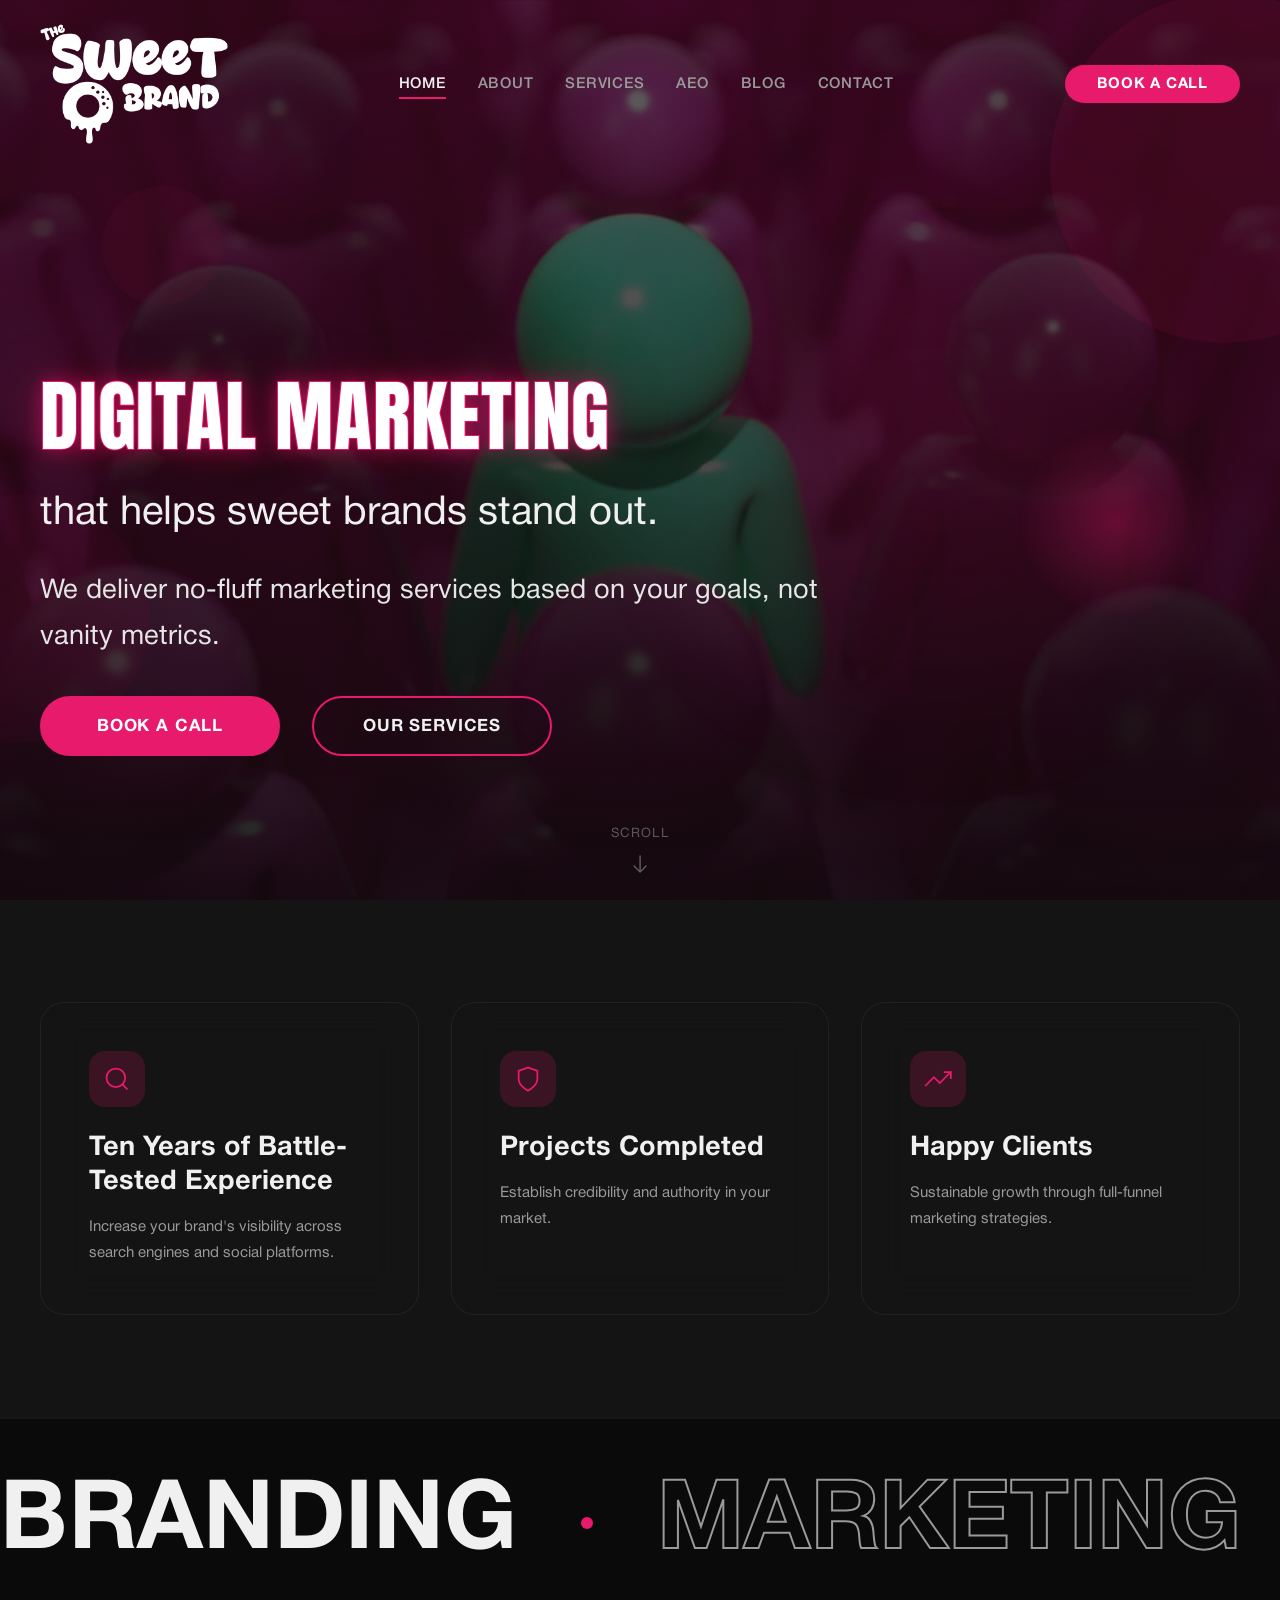
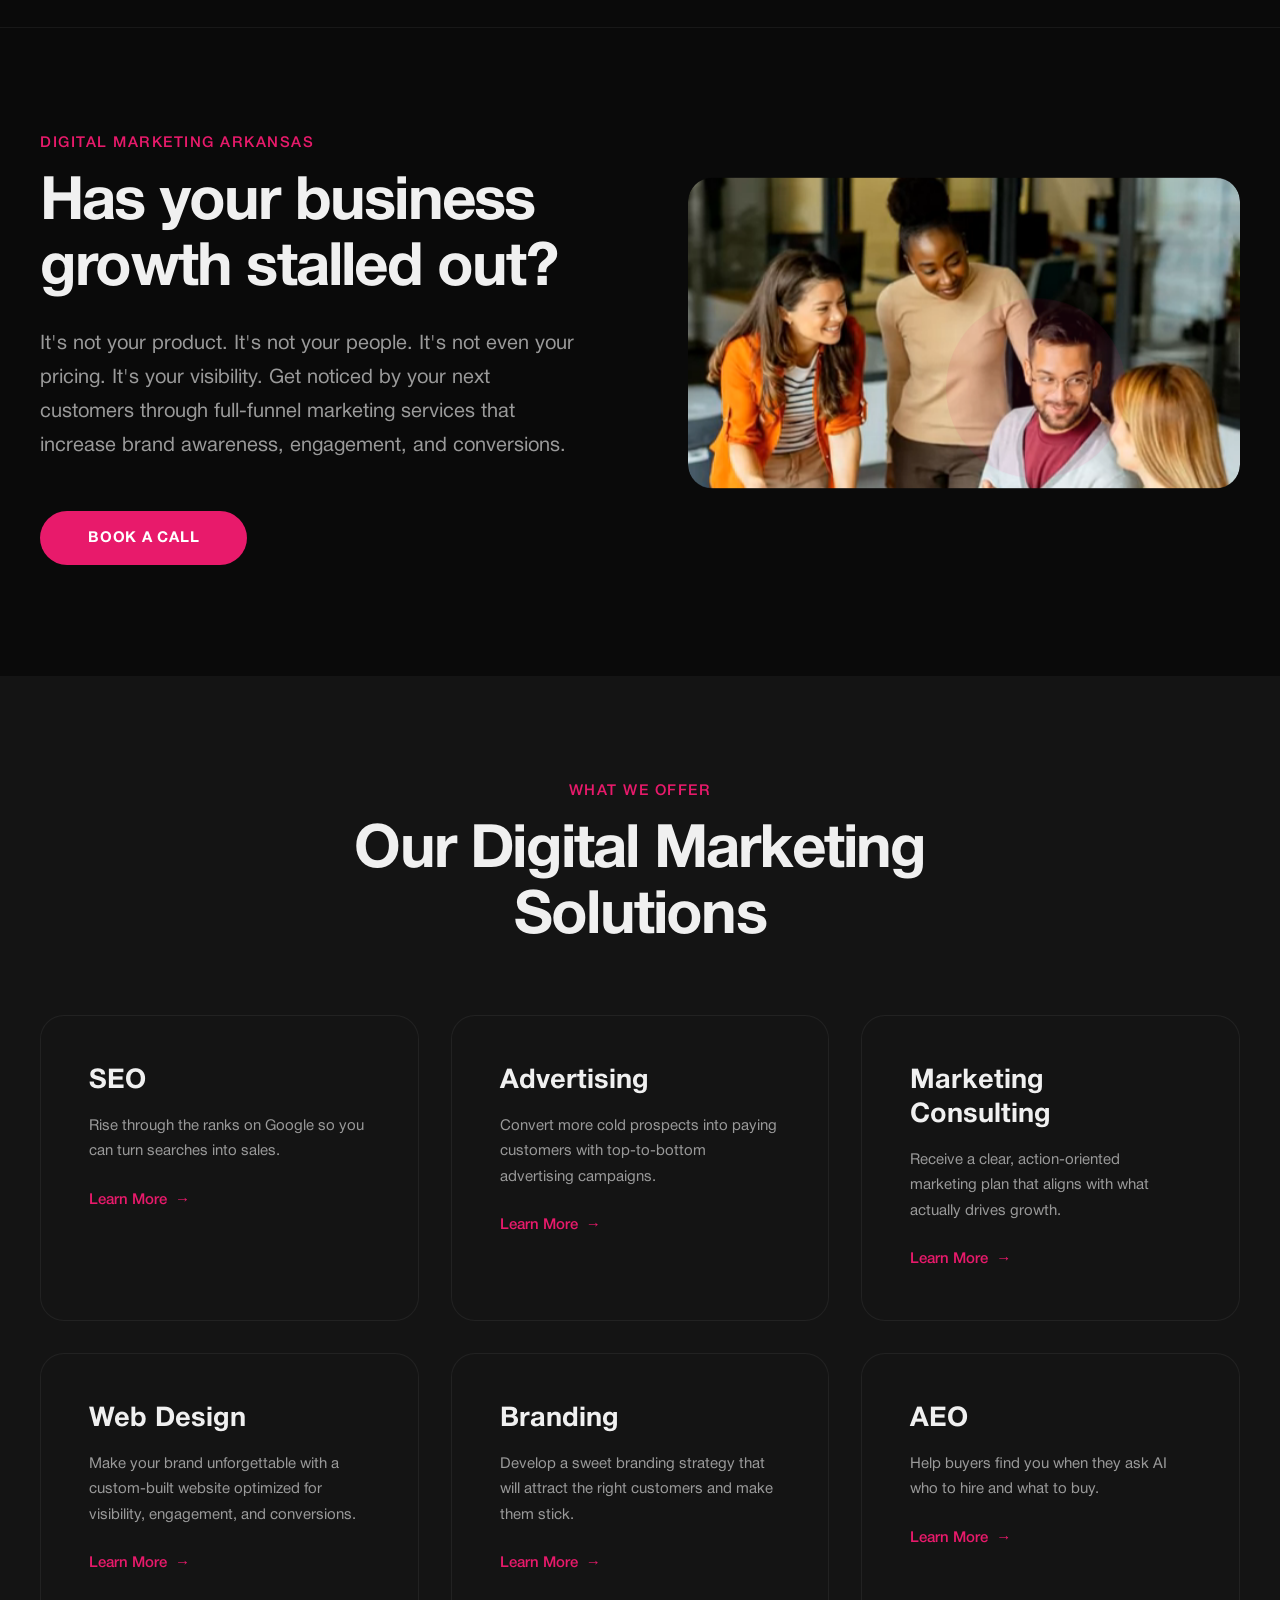
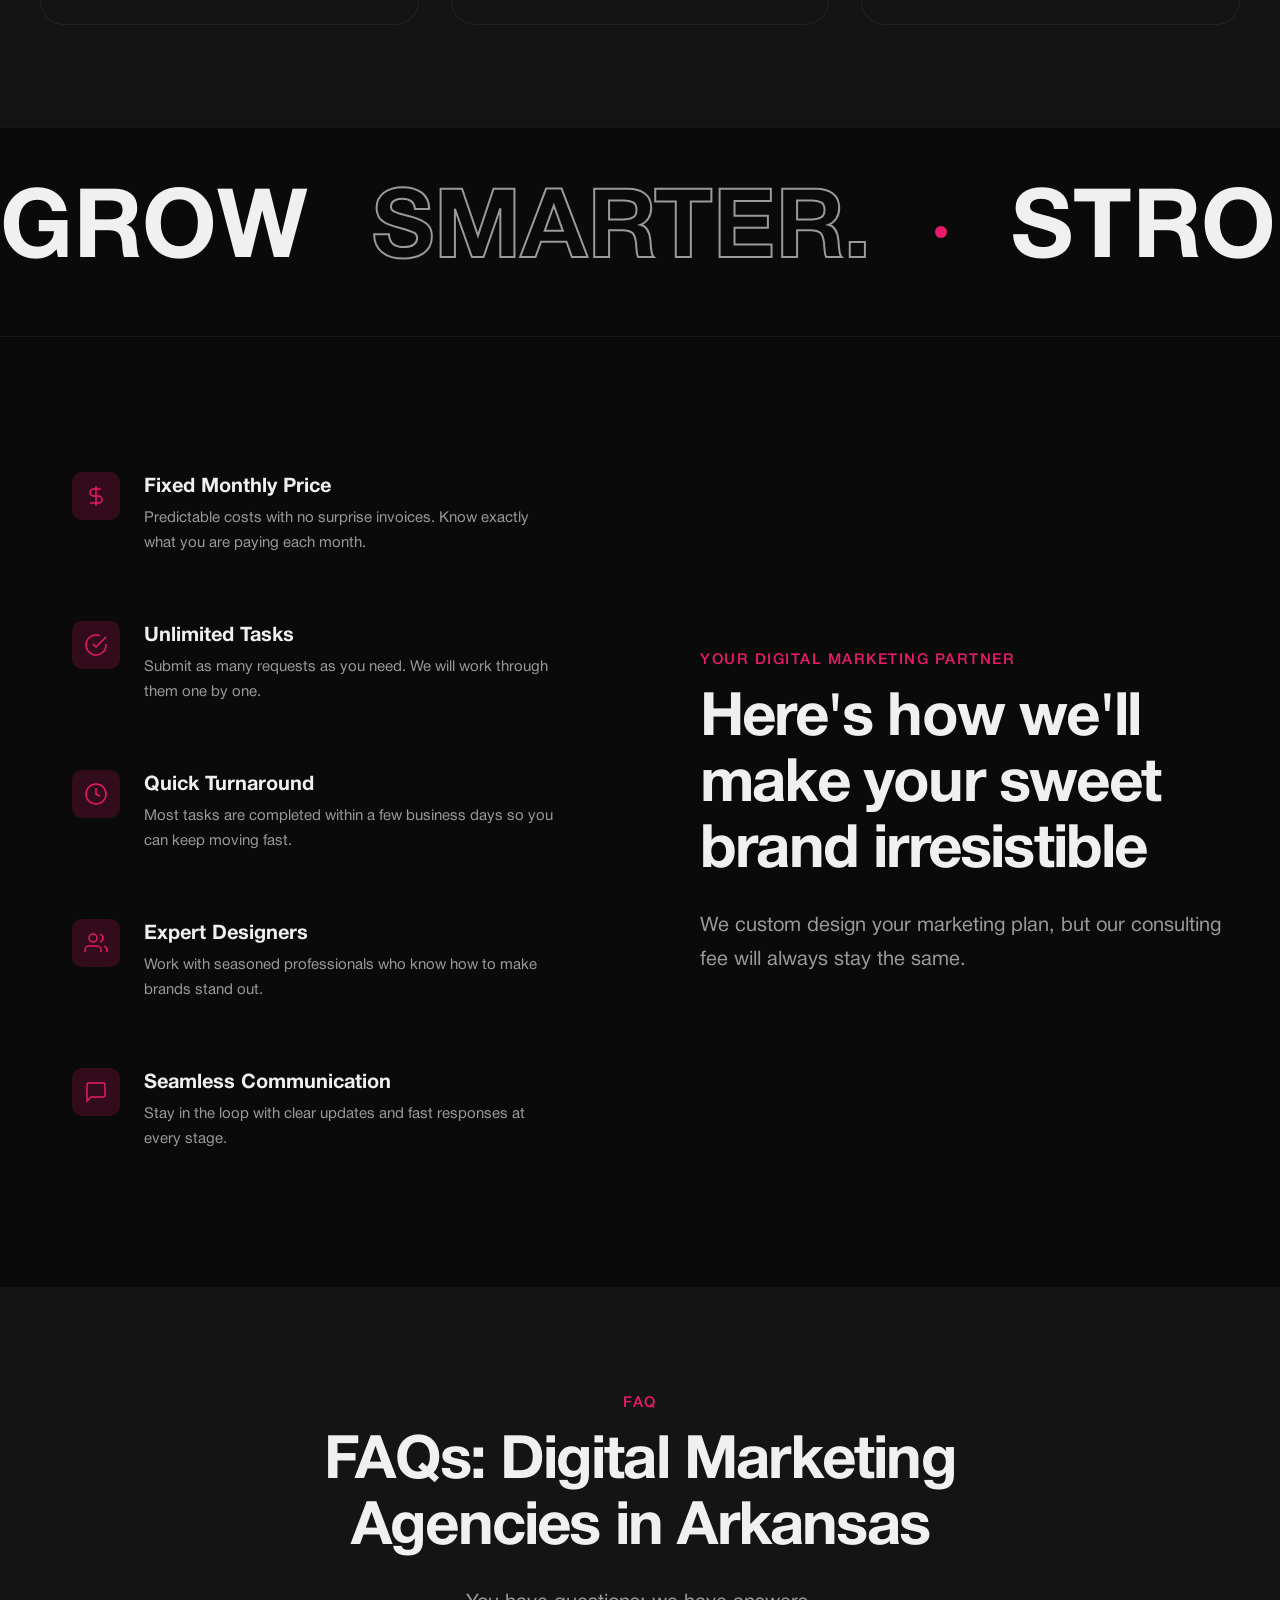
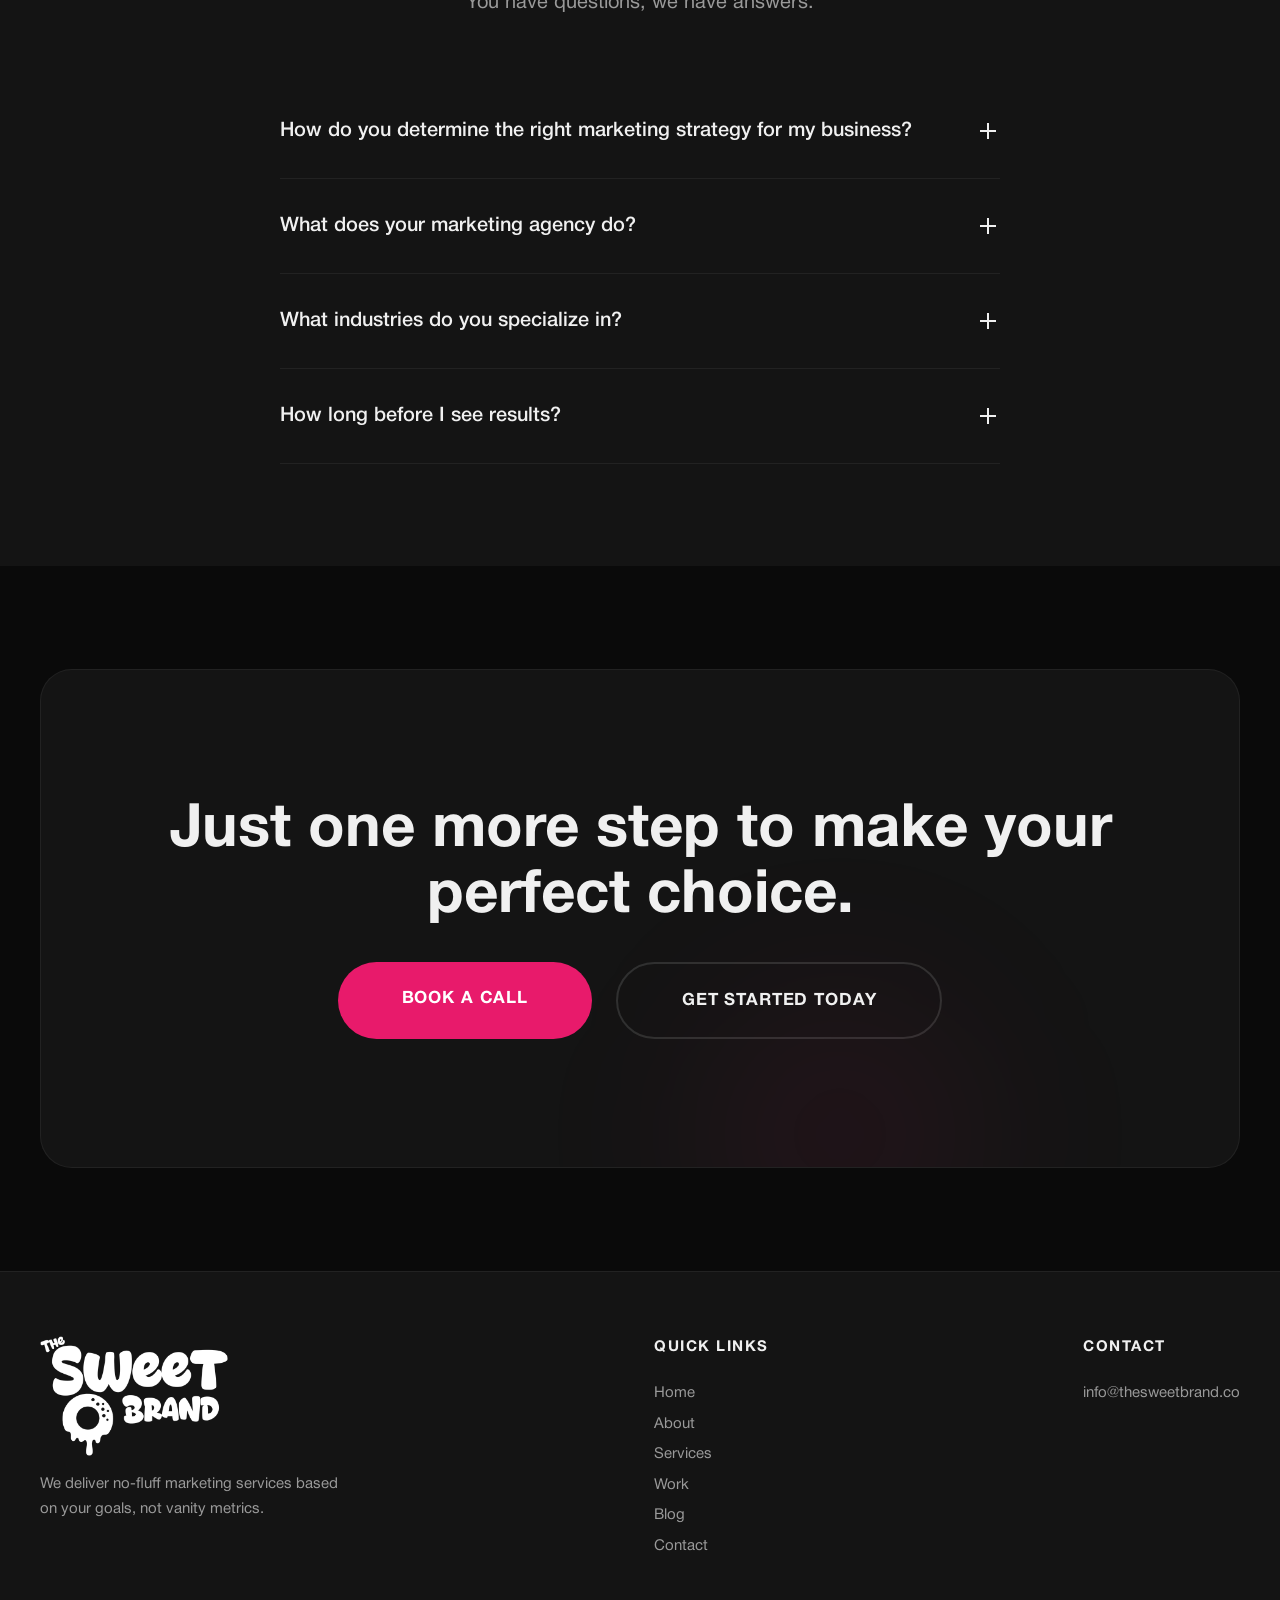
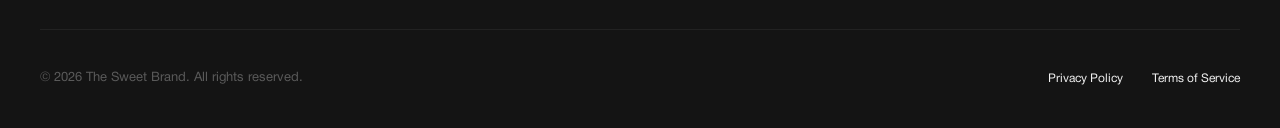
<file: index.html>
<!DOCTYPE html>
<html lang="en">
<head>
  <meta charset="UTF-8">
  <meta name="viewport" content="width=device-width, initial-scale=1.0">
  <title class="meta-title">Sweet Brand | Digital Marketing That Helps Sweet Brands Stand Out</title>
  <meta name="description" class="meta-description" content="We deliver no-fluff marketing services based on your goals, not vanity metrics.">
  <meta property="og:title" class="og-title" content="Sweet Brand | Digital Marketing">
  <meta property="og:description" class="og-description" content="We deliver no-fluff marketing services based on your goals, not vanity metrics.">
  <meta property="og:image" class="og-image" content="">
  <meta property="og:type" content="website">
  <link rel="icon" type="image/png" href="images/favicon.png">

  <link rel="stylesheet" href="css/tokens.css?v=2">
  <link rel="stylesheet" href="css/reset.css?v=2">
  <link rel="stylesheet" href="css/global.css?v=2">
  <link rel="stylesheet" href="css/components.css?v=2">
  <link rel="stylesheet" href="css/pages.css?v=2">
  <link rel="stylesheet" href="css/animations.css?v=2">
  <link rel="stylesheet" href="css/hero-video.css?v=10">
  <meta name="head-custom-code">
<style id="loader-critical">#loader.loader{position:fixed;inset:0;background:#0a0a0a;z-index:10000;display:flex;align-items:center;justify-content:center;transition:opacity .45s ease,visibility .45s}
#loader.loader--hidden{opacity:0;visibility:hidden;pointer-events:none}
#loader .loader__mark{width:min(280px,72vw);height:auto;display:block;color:#ffffff;overflow:visible}
#loader .loader__frosting{color:#ffffff}
@media (prefers-reduced-motion:reduce){#loader .loader__drop{display:none}}</style>
</head>
<body>

  <!-- Loader -->
  <div class="loader" id="loader" role="status" aria-live="polite" aria-label="Loading"><svg class="loader__mark" viewBox="0 0 560 414" role="img" aria-label="Loading The Sweet Brand">
  <path class="loader__wordmark" fill="currentColor" fill-rule="evenodd" d="M144.3 356.3C137.4 355 135.6 347.3 138.6 330.6C141.4 314.5 137.4 307.3 129 313.5C122.9 318 118.8 316.8 115.5 309.4C112.7 303 110.3 302.4 106.9 307.2C103.9 311.7 102.1 313 99 313C94.2 313 92.6 309.9 92 299.5C91.4 288.5 90.3 286.7 82.9 285C66.6 281.1 61.6 241.9 73.9 215.5C105.4 148.5 205.7 162.9 217.1 236C221 261 209 293.9 195.9 294.1C185.9 294.2 180.9 298.7 179.5 309.1C177.8 321.6 170.3 324 165.1 313.7C162.8 309.1 158.7 308.7 156.5 313.1C154.7 316.4 154.7 316.3 156.6 340.8C157.3 350.3 156.1 353.2 150.5 355.6C148.6 356.4 146.9 356.9 146.8 356.9C146.6 356.8 145.5 356.5 144.3 356.3ZM156.8 276C169.2 270.6 178.1 255.4 176.6 241.7C172.1 198.7 108.4 201.8 108.5 245C108.6 269.9 133.8 286 156.8 276ZM260.3 259.3C252.8 256.7 248.9 249.6 250.4 241.5C251 238.6 251.6 237.8 253.9 237.4C256.6 236.8 256.7 236.6 255.9 233.2C252.9 220.3 255.9 213.1 264.6 212.3C270 211.7 271.6 212.7 272.2 217C272.6 220.5 276.3 220.8 279.5 217.6C286.8 210.3 273.9 203.4 263.2 208.9C256.2 212.5 252 210.8 247.8 202.7C240.1 188 249.7 176.5 269.5 176.5C299.5 176.7 313.8 199.6 295.9 218.6L292.9 221.7L298.7 225.1C316.1 235.4 309.8 254.1 287 259.4C278.9 261.4 265.8 261.3 260.3 259.3ZM316.6 255.1C314.5 254.6 312.4 253.7 311.9 252.9C310.9 251.3 310.9 234.4 311.9 220C312.4 212.4 312.2 209.5 310.8 205.5C305 188.8 311.3 182.6 331.9 184.3C357 186.4 368.5 206.8 353.8 223.5C349.3 228.6 349.3 228.6 352.7 229.5C354.2 229.8 357.1 230.9 359.1 231.9L362.9 233.8L363.4 231.1C363.7 229.7 364.2 226.2 364.5 223.5C368.1 196.5 385.8 175 397.2 183.9C404.9 190 413 219.8 413 242.4C413 251.1 411.2 253 402.7 253C397.3 253 396.3 252 394.8 244.8L393.6 239L387 239C381.2 239 380.4 239.2 379.5 241.2C378.1 244.4 373.5 244.6 367.8 241.7L363.1 239.3L361.4 243.3C357.7 251.4 354.1 251.3 340.6 242.6C337.5 240.6 334.7 239 334.5 239C334.2 239 334 242.1 334 246C334 251.7 333.7 253.1 332.2 253.9C329.5 255.3 321.1 256 316.6 255.1ZM453.8 253C451.1 250.9 445.6 241 442 231.5C438.6 222.7 438.4 222.9 437.6 234.2C436.8 247.4 435.5 249.6 428.3 249.4C419 249.1 416.8 246.3 415.1 231.9C413.1 216.3 413.6 200 416.3 194.9C418.8 190.2 426.7 184 430.2 184C433.8 184 438.9 191.1 447.2 207.5C454.2 221.4 455.2 222.9 454.7 219C454.4 216.5 453.8 207.4 453.4 198.8L452.7 183.2L455.1 181.7C460.2 178.4 472.2 178.4 475.5 181.6C479 185.2 475 248.7 470.9 253.6C469 255.9 456.9 255.5 453.8 253ZM202.4 252.4C204.6 251.6 204.4 248.7 202 247.3C199.3 245.6 196.5 248.2 198 251.1C199.1 253.1 199.9 253.4 202.4 252.4ZM488.5 251.1C483.8 249.1 483.5 247.7 483.5 228.9C483.5 211.6 483.6 211.1 485.9 208.6L488.3 206.1L484.5 206.7C479.3 207.5 478 205.5 478 196.9C478 183.9 481.7 181 498 181.1C514.2 181.1 523.4 186 529.1 197.6C538.4 216.4 530.3 238.3 510.5 248.1C503.7 251.4 492.7 253 488.5 251.1ZM193.8 240.8C194.5 240.1 195 238.7 195 237.5C195 233 189.7 231.4 186.5 235C182.6 239.3 189.7 244.9 193.8 240.8ZM282.8 237.4C287.2 234.4 284.4 229.4 277.6 228.3L273.9 227.7L274.1 233.4C274.3 239 274.4 239 277.4 239C279.2 239 281.6 238.3 282.8 237.4ZM508.1 228.7C517.4 222.4 513.7 208.7 502 206.4C498.9 205.7 498.7 205.8 499.3 208.1C499.7 209.4 500 215.1 500 220.8C500 232.4 501 233.5 508.1 228.7ZM205.4 224.8C206.2 223.4 206.1 222.7 204.8 221.4C201.8 218.4 197.3 222.3 200 225.6C201.6 227.4 203.9 227.1 205.4 224.8ZM393 221.2C392.9 216.6 391.2 205.8 390.3 204.9C388.2 202.8 385.8 208.4 383.6 220.8L383.1 224L388 224C392.8 224 393 223.9 393 221.2ZM190.8 221.8C191.5 221.1 192 219.7 192 218.5C192 213.9 185.1 212.1 183 216.1C180.6 220.4 187.3 225.3 190.8 221.8ZM337.5 219.5C342 215.1 339.6 207 333.9 207C332.2 207 331.9 207.4 332.4 209.2C332.7 210.5 333 213.9 333 216.8C333 222.6 333.9 223.2 337.5 219.5ZM175.4 206.7C176.5 205.9 177.1 204.5 176.8 203C176.1 197.8 168 197.6 168 202.8C168 207.6 171.6 209.5 175.4 206.7ZM190.5 203C190.5 201.2 189.9 200.4 188.2 200.2C185.5 199.8 184.2 202.4 186 204.6C187.9 206.8 190.5 205.9 190.5 203ZM161 193C162.1 191.9 163 190.6 163 190C163 188.8 159.3 185 158.2 185C153.8 185 151.7 191 155.2 193.4C158.1 195.4 158.6 195.4 161 193ZM64.2 177C53.4 175 44.6 168.9 40.4 160.5C36.9 153.3 37.1 139.5 40.9 131.7C44.1 125.2 45.8 124.5 51.2 127.4C57.4 130.9 69.1 133 82 133C95.1 133 100 131.5 100 127.6C100 124.3 96.5 122.3 80 116C40.8 101 32.1 90.1 37.6 63.2C42.3 40.5 59.2 29 88 29C102.9 29 107.6 30.5 114.7 37.5C124.6 47.5 125.8 66.2 117.1 77C113.6 81.3 111.7 81.3 99.5 76.9C85.1 71.8 65 71.5 65 76.5C65 78.9 69.3 81 83.2 85.1C106.9 92.3 119.7 100.5 125.5 112.3C134.8 131.4 124.1 161.3 104.4 171.3C93.7 176.7 76.4 179.1 64.2 177ZM170.7 167C139.9 161.8 122.6 121 131.5 74.5C134.7 57.5 139.5 50 146.9 50C156.6 50 172.2 55.3 176.4 59.9C178.3 62 178.3 62.2 176.2 76.3C172.7 98.9 171.7 109.6 172.2 118C172.9 129.9 176.7 134.1 181.1 128C185.2 122.4 192.2 89.3 194 66.7C195.5 48.3 197.2 46.3 210.6 47.2C220.7 47.8 220.4 46.9 221.1 75.8C222 107.2 224.1 124 227.9 129.9C229.6 132.6 233.6 129.7 235.5 124.3C237.8 118.1 238.7 86.3 237.1 67.5C235.8 52.1 236.2 51.2 245.2 46.7C255.3 41.6 266.9 43.1 270.4 49.8C272.7 54.3 274 63.6 274 76.1C274 108.8 264.4 143.4 251.4 157.9C237.2 173.7 218 169.8 207.5 148.9L204.8 143.7L201.7 149.4C193.4 164.9 185.4 169.4 170.7 167ZM487.3 158.5C481 155.8 480.6 154.3 481.3 131.2C481.9 112.8 483.6 94.5 485.5 86.9L486.2 84.3L472.8 83.5C458.1 82.7 454.3 81.6 450.5 76.6C445.1 69.5 447.3 54.9 455 46.7L458.8 42.6L476.7 41.7C530.6 39.3 554.1 45.5 558.1 63.4C559.2 68.6 559.2 69.3 557.3 71.8C553.3 77.2 543.3 80.4 524.6 82.5L518.8 83.2L519.4 87.3C521.6 101 525 136.7 525 146.6C525 153.5 522.3 157.2 515.9 159C510.7 160.5 491.1 160.2 487.3 158.5ZM307.5 150.7C285.7 145.1 273.6 127 275.3 102.5C276.9 80.6 289.2 61 306.9 52.2C317.5 46.9 332.3 46.7 341 51.6C353.9 59 358.4 74.5 351.6 88.4C346.5 98.7 330.7 112.7 320.3 116C314.8 117.8 314.5 118.5 318.3 120.4C326.6 124.3 335.6 119.6 345.9 106C348.9 102.1 351.8 99 352.4 99C354.3 99 358.1 102.1 359.9 105.1L361.7 108L362.3 101.3C364.1 80 376.4 60.8 393.9 52.2C403.5 47.5 419.2 46.7 426.6 50.7C444.6 60.3 446.7 81.3 431.3 98.9C425.8 105.2 415.7 112.6 408.4 115.5C401.7 118.2 401.4 119.1 406.5 120.9C414.4 123.6 424.3 117.7 434.2 104.3C438.7 98.1 440.1 97.9 444.5 102.3C456.5 114.3 448 137.9 428.2 147.7C420.7 151.5 420.5 151.5 408.6 151.5C386.4 151.5 372.4 143.4 365.6 126.6L363.3 121L361.1 126.9C358 135.5 350.8 143 341.4 147.7C332.8 151.9 317.6 153.2 307.5 150.7ZM322.5 91.3C328.5 85.1 328.4 79.8 322.1 79.2C315.8 78.6 310.5 85.2 309.3 95.2L308.7 100.2L313.8 97.6C316.6 96.2 320.5 93.4 322.5 91.3ZM408.7 91.7C415.5 85.2 415.4 79 408.6 79C402.4 79 397.4 85.5 396.3 95.2L395.7 100.2L400.1 98C402.5 96.8 406.4 94 408.7 91.7ZM19.2 46.7C18.6 46 16.9 41.2 15.4 36C13.9 30.8 12.7 26.4 12.6 26.3C12.5 26.2 10.8 26.6 8.7 27.2C3.7 28.7 1.8 27.1 2.2 21.6L2.5 17.5L11.3 14.6C19 12 20.5 11.8 23.3 12.8C25.1 13.5 26.6 13.6 27 13.1C27.3 12.5 28.8 11.6 30.4 11C33.9 9.7 35.5 10.8 37.1 15.8C38.5 20.4 39.3 21.2 41.3 20.4C42.8 19.9 42.8 19.5 41.5 16.3C39.3 11.1 39.6 9.1 42.7 7.9C46.8 6.4 48.3 7.2 50.1 11.9L51.7 16.3L52.4 12.5C53.3 7.7 55.3 4.6 58.6 3.2C67 -0.7 72.1 7.2 66.5 15.5C65.1 17.5 64.5 19 65.2 18.8C65.9 18.6 67.2 17 68 15.2C69.6 11.8 70.9 11.3 72.8 13.2C75.8 16.2 73.3 23.2 68.5 25.5C61.7 28.7 56.8 27 53.9 20.7C51.6 15.6 51.6 16.1 53.6 24C55.3 30.9 55 33 52.1 33C50.4 33 46.7 29.5 45.8 27C45.6 26.5 44.5 26.3 43.2 26.6C41.1 27.2 41 27.6 41.6 32.2C42.3 37.5 41.4 39.2 38 38.3C36.4 37.9 28 21.8 28 19.1C28 18.6 26.3 19.3 24.1 20.6L20.3 23.2L24.9 33.7L29.5 44.2L27.1 46.1C24.4 48.3 20.7 48.6 19.2 46.7ZM63 11.3C63 8.9 60.5 10.4 60.2 13C59.9 15.1 60 15.2 61.4 14.1C62.3 13.4 63 12.1 63 11.3Z"/>
  <g class="loader__frosting" fill="currentColor" aria-hidden="true">
    <g class="loader__drop" transform="translate(146.8 354.0)">
      <g>
        <animateTransform attributeName="transform" type="translate" values="0 0;0 0;0 3;0 10;0 42;0 42;0 0" keyTimes="0;0.20;0.32;0.38;0.58;0.59;1" dur="1.15s" begin="0s" repeatCount="indefinite"/>
        <g transform="scale(0)">
          <animateTransform attributeName="transform" type="scale" values="0 0;1 1;1 1.18;1 1;0 0;0 0;0 0" keyTimes="0;0.20;0.32;0.38;0.58;0.59;1" dur="1.15s" begin="0s" repeatCount="indefinite"/>
          <path fill="currentColor" d="M0 0C-1.8 3.2-6.5 8.5-6.5 14.5A6.5 6.5 0 1 0 6.5 14.5C6.5 8.5 1.8 3.2 0 0Z"/>
        </g>
      </g>
    </g>
  </g>
</svg></div>
<script>(function(){var l=document.getElementById('loader');if(!l)return;var d=false;function hide(){if(d)return;d=true;l.classList.add('loader--hidden');}var reduce=window.matchMedia&&window.matchMedia('(prefers-reduced-motion: reduce)').matches;var dropEndMs=667;var minMs=reduce?600:dropEndMs;var maxMs=reduce?600:dropEndMs+400;var t0=Date.now();var origAdd=l.classList.add.bind(l.classList);l.classList.add=function(c){if(c==='loader--hidden'&&Date.now()-t0<minMs)return;return origAdd.apply(this,arguments);};if(reduce){l.querySelectorAll('animate,animateTransform').forEach(function(n){n.remove();});setTimeout(hide,600);return;}var ready=document.readyState!=='loading';function onReady(){ready=true;if(Date.now()-t0>=minMs)hide();}if(!ready)document.addEventListener('DOMContentLoaded',onReady);setTimeout(function(){if(ready)hide();},minMs);setTimeout(hide,maxMs);})();</script>

  <!-- Scroll Progress -->
  <div class="scroll-progress" id="scrollProgress"></div>

  <!-- Custom Cursor -->
  <div class="cursor" id="cursor"></div>
  <div class="cursor-dot" id="cursorDot"></div>

  <!-- Navigation -->
  <nav class="nav" id="nav">
    <div class="nav__inner">
      <a href="index.html" class="nav__logo-link">
        <picture><source type="image/webp" srcset="images/sweet-brand-logo.webp"><img src="images/sweet-brand-logo.png" alt="The Sweet Brand" class="nav__logo site-logo" width="616" height="394"></picture>
      </a>
      <div class="nav__links">
        <a href="index.html" class="nav__link nav__link--active nav-link" data-nav="home">Home</a>
        <a href="about.html" class="nav__link nav-link" data-nav="about">About</a>
        <a href="services.html" class="nav__link nav-link" data-nav="services">Services</a>
        <a href="https://aeo.thesweetbrand.co" class="nav__link nav-link" data-nav="aeo">AEO</a>
        <a href="blog.html" class="nav__link nav-link" data-nav="blog">Blog</a>
        <a href="contact.html" class="nav__link nav-link" data-nav="contact">Contact</a>
      </div>
      <a href="contact.html" class="nav__cta magnetic nav-cta-link">
        <span class="nav-cta-text">Book a Call</span>
      </a>
      <button class="nav__toggle" id="navToggle" aria-label="Toggle menu">
        <span></span><span></span><span></span>
      </button>
    </div>
  </nav>

  <!-- Mobile Menu -->
  <div class="nav__mobile" id="navMobile">
    <a href="index.html" class="nav__link nav-link">Home</a>
    <a href="about.html" class="nav__link nav-link">About</a>
    <a href="services.html" class="nav__link nav-link">Services</a>
    <a href="https://aeo.thesweetbrand.co" class="nav__link nav-link">AEO</a>
    <a href="blog.html" class="nav__link nav-link">Blog</a>
    <a href="contact.html" class="nav__link nav-link">Contact</a>
    <a href="contact.html" class="btn btn--primary nav-cta-link"><span class="nav-cta-text">Book a Call</span></a>
  </div>

  <!-- ===== HERO ===== -->
  <section class="hero section--dark" id="hero">
    <div class="hero__bg">
      <video class="hero__video js-hero-video" id="heroVideo" poster="videos/aeo-hero-v2-poster.jpg" muted loop playsinline preload="none" aria-hidden="true">
        <source src="videos/aeo-hero-v2.mp4?v=1" type="video/mp4">
      </video>
      <div class="hero__video-overlay"></div>
      <div class="hero__bg-glow" data-parallax="-0.2"></div>
    </div>
    <div class="container hero__content" data-reveal="fade-up">
      <h1 class="hero__title">
        <span class="hero__title-line hero__title-accent hero-title-line1">DIGITAL</span>
        <span class="hero__title-line hero__title-accent hero-title-line2">MARKETING</span>
      </h1>
      <p class="hero__subtitle hero-subtitle" style="font-size:var(--fs-xl); margin-bottom: var(--space-lg);">that helps sweet brands stand out.</p>
      <p class="hero__description hero-description">We deliver no-fluff marketing services based on your goals, not vanity metrics.</p>
      <div class="hero__ctas">
        <a href="contact.html" class="btn btn--primary btn--lg magnetic hero-cta1-link"><span class="hero-cta1-text">Book a Call</span></a>
        <a href="services.html" class="btn btn--outline btn--lg magnetic hero-cta2-link"><span class="hero-cta2-text">Our Services</span></a>
      </div>
    </div>
    <div class="hero__scroll-indicator">
      <span>Scroll</span>
      <svg width="16" height="24" viewBox="0 0 16 24" fill="none"><path d="M8 4v16m0 0l-6-6m6 6l6-6" stroke="currentColor" stroke-width="1.5" stroke-linecap="round"/></svg>
    </div>
    <div class="deco-shape deco-shape--coral deco-shape--1" data-parallax="0.3"></div>
    <div class="deco-shape deco-shape--gradient deco-shape--2" data-parallax="-0.15"></div>
    <div class="deco-shape deco-shape--deep deco-shape--4" data-parallax="0.2"></div>
    <div class="deco-shape deco-shape--glow deco-shape--5" data-parallax="-0.1"></div>
  </section>

  <!-- ===== PILLARS ===== -->
  <section class="section section--surface" id="pillars" data-reveal="fade-up">
    <div class="container">
      <div class="grid grid--3" data-reveal-stagger>
        <div class="card card--glass" data-cursor="pointer">
          <div class="card__icon">
            <svg width="28" height="28" viewBox="0 0 24 24" fill="none" stroke="currentColor" stroke-width="1.5"><circle cx="11" cy="11" r="8"/><path d="m21 21-4.35-4.35"/></svg>
          </div>
          <h3 class="card__title pillar-1-title">Ten Years of Battle-Tested Experience</h3>
          <p class="card__description pillar-1-description">Increase your brand's visibility across search engines and social platforms.</p>
        </div>
        <div class="card card--glass" data-cursor="pointer">
          <div class="card__icon">
            <svg width="28" height="28" viewBox="0 0 24 24" fill="none" stroke="currentColor" stroke-width="1.5"><path d="M12 22s8-4 8-10V5l-8-3-8 3v7c0 6 8 10 8 10z"/></svg>
          </div>
          <h3 class="card__title pillar-2-title">Build Trust</h3>
          <p class="card__description pillar-2-description">Establish credibility and authority in your market.</p>
        </div>
        <div class="card card--glass" data-cursor="pointer">
          <div class="card__icon">
            <svg width="28" height="28" viewBox="0 0 24 24" fill="none" stroke="currentColor" stroke-width="1.5"><polyline points="23 6 13.5 15.5 8.5 10.5 1 18"/><polyline points="17 6 23 6 23 12"/></svg>
          </div>
          <h3 class="card__title pillar-3-title">Grow the Right Way</h3>
          <p class="card__description pillar-3-description">Sustainable growth through full-funnel marketing strategies.</p>
        </div>
      </div>
    </div>
  </section>

  <!-- ===== MARQUEE ===== -->
  <section class="marquee" id="marquee">
    <div class="marquee__track">
      <span class="marquee__item marquee-item">Branding</span>
      <span class="marquee__dot"></span>
      <span class="marquee__item marquee__item--outline marquee-item">Marketing</span>
      <span class="marquee__dot"></span>
      <span class="marquee__item marquee-item">SEO</span>
      <span class="marquee__dot"></span>
      <span class="marquee__item marquee__item--outline marquee-item">AEO</span>
      <span class="marquee__dot"></span>
      <span class="marquee__item marquee-item">PPC</span>
      <span class="marquee__dot"></span>
      <span class="marquee__item marquee-item">Branding</span>
      <span class="marquee__dot"></span>
      <span class="marquee__item marquee__item--outline marquee-item">Marketing</span>
      <span class="marquee__dot"></span>
      <span class="marquee__item marquee-item">SEO</span>
      <span class="marquee__dot"></span>
      <span class="marquee__item marquee__item--outline marquee-item">AEO</span>
      <span class="marquee__dot"></span>
      <span class="marquee__item marquee-item">PPC</span>
      <span class="marquee__dot"></span>
    </div>
  </section>

  <!-- ===== VIDEO / GROWTH SECTION ===== -->
  <section class="section section--dark" id="growth">
    <div class="container">
      <div class="split" data-reveal="fade-up">
        <div class="split__content">
          <span class="section__tag growth-tag">Digital Marketing Arkansas</span>
          <h2 class="section__title growth-title">Has your business growth stalled out?</h2>
          <p class="section__description growth-description">It's not your product. It's not your people. It's not even your pricing. It's your visibility. Get noticed by your next customers through full-funnel marketing services that increase brand awareness, engagement, and conversions.</p>
          <a href="contact.html" class="btn btn--primary magnetic growth-cta-link" style="margin-top: var(--space-2xl);"><span class="growth-cta-text">Book a Call</span></a>
        </div>
        <div class="split__image image-reveal" data-parallax="0.1">
          <div class="video-section">
            <video autoplay muted loop playsinline poster="videos/freepik__dynamic-overhead-shot-a-diverse-group-of-colleague__14469-poster-00001.jpg" class="growth-video">
              <source src="videos/freepik__dynamic-overhead-shot-a-diverse-group-of-colleague__14469-transcode.webm" type="video/webm">
              <source src="videos/freepik__dynamic-overhead-shot-a-diverse-group-of-colleague__14469-transcode.mp4" type="video/mp4">
            </video>
          </div>
        </div>
      </div>
    </div>
    <div class="deco-shape deco-shape--coral deco-shape--3" data-parallax="0.2"></div>
  </section>

  <!-- ===== SERVICES ===== -->
  <section class="section section--surface" id="services" data-section-visibility="services">
    <div class="container">
      <div class="section__header" data-reveal="fade-up">
        <span class="section__tag">What We Offer</span>
        <h2 class="section__title services-section-title">Our Digital Marketing Solutions</h2>
      </div>
      <div class="services-grid" id="servicesGrid" data-reveal-stagger>
        <!-- Populated by content-loader.js -->
        <div class="card service-card" data-cursor="pointer">
          <div class="card__icon"><svg width="28" height="28" viewBox="0 0 24 24" fill="none" stroke="currentColor" stroke-width="1.5"><circle cx="11" cy="11" r="8"/><path d="m21 21-4.35-4.35"/><path d="m8 11 2 2 4-4"/></svg></div>
          <h3 class="card__title service-card__title">SEO</h3>
          <p class="card__description service-card__description">Rise through the ranks on Google so you can turn searches into sales.</p>
          <a href="service-single.html?service=seo" class="card__link">Learn More <span>→</span></a>
        </div>
        <div class="card service-card" data-cursor="pointer">
          <div class="card__icon"><svg width="28" height="28" viewBox="0 0 24 24" fill="none" stroke="currentColor" stroke-width="1.5"><rect x="2" y="3" width="20" height="14" rx="2"/><path d="M8 21h8M12 17v4"/></svg></div>
          <h3 class="card__title service-card__title">Advertising</h3>
          <p class="card__description service-card__description">Convert more cold prospects into paying customers with top-to-bottom advertising campaigns.</p>
          <a href="service-single.html?service=advertising" class="card__link">Learn More <span>→</span></a>
        </div>
        <div class="card service-card" data-cursor="pointer">
          <div class="card__icon"><svg width="28" height="28" viewBox="0 0 24 24" fill="none" stroke="currentColor" stroke-width="1.5"><path d="M2 3h6a4 4 0 0 1 4 4v14a3 3 0 0 0-3-3H2z"/><path d="M22 3h-6a4 4 0 0 0-4 4v14a3 3 0 0 1 3-3h7z"/></svg></div>
          <h3 class="card__title service-card__title">Marketing Consulting</h3>
          <p class="card__description service-card__description">Receive a clear, action-oriented marketing plan that aligns with what actually drives growth.</p>
          <a href="service-single.html?service=marketing-consulting" class="card__link">Learn More <span>→</span></a>
        </div>
        <div class="card service-card" data-cursor="pointer">
          <div class="card__icon"><svg width="28" height="28" viewBox="0 0 24 24" fill="none" stroke="currentColor" stroke-width="1.5"><path d="M12 2L2 7l10 5 10-5-10-5z"/><path d="M2 17l10 5 10-5"/><path d="M2 12l10 5 10-5"/></svg></div>
          <h3 class="card__title service-card__title">Web Design</h3>
          <p class="card__description service-card__description">Make your brand unforgettable with a custom-built website optimized for visibility, engagement, and conversions.</p>
          <a href="service-single.html?service=web-design" class="card__link">Learn More <span>→</span></a>
        </div>
        <div class="card service-card" data-cursor="pointer">
          <div class="card__icon"><svg width="28" height="28" viewBox="0 0 24 24" fill="none" stroke="currentColor" stroke-width="1.5"><path d="M4 15s1-1 4-1 5 2 8 2 4-1 4-1V3s-1 1-4 1-5-2-8-2-4 1-4 1z"/><line x1="4" y1="22" x2="4" y2="15"/></svg></div>
          <h3 class="card__title service-card__title">Branding</h3>
          <p class="card__description service-card__description">Develop a sweet branding strategy that will attract the right customers and make them stick.</p>
          <a href="service-single.html?service=branding" class="card__link">Learn More <span>→</span></a>
        </div>
      </div>
    </div>
  </section>

  <!-- ===== MARQUEE 2 ===== -->
  <section class="marquee">
    <div class="marquee__track" style="animation-direction: reverse;">
      <span class="marquee__item">Grow</span>
      <span class="marquee__item marquee__item--outline">Smarter.</span>
      <span class="marquee__dot"></span>
      <span class="marquee__item">Stronger.</span>
      <span class="marquee__item marquee__item--outline">Better.</span>
      <span class="marquee__dot"></span>
      <span class="marquee__item">Faster.</span>
      <span class="marquee__item marquee__item--outline">Greater.</span>
      <span class="marquee__dot"></span>
      <span class="marquee__item">Grow</span>
      <span class="marquee__item marquee__item--outline">Smarter.</span>
      <span class="marquee__dot"></span>
      <span class="marquee__item">Stronger.</span>
      <span class="marquee__item marquee__item--outline">Better.</span>
      <span class="marquee__dot"></span>
      <span class="marquee__item">Faster.</span>
      <span class="marquee__item marquee__item--outline">Greater.</span>
      <span class="marquee__dot"></span>
    </div>
  </section>

  <!-- ===== BENEFITS ===== -->
  <section class="section section--dark" id="benefits" data-section-visibility="benefits">
    <div class="container">
      <div class="split split--reverse">
        <div class="split__content" data-reveal="fade-right">
          <span class="section__tag">Your Digital Marketing Partner</span>
          <h2 class="section__title benefits-title">Here's how we'll make your sweet brand irresistible</h2>
          <p class="section__description benefits-description">We custom design your marketing plan, but our consulting fee will always stay the same.</p>
        </div>
        <div data-reveal="fade-left" data-reveal-stagger>
          <div class="benefit">
            <div class="benefit__icon"><svg width="24" height="24" viewBox="0 0 24 24" fill="none" stroke="currentColor" stroke-width="1.5"><path d="M12 2v20M17 5H9.5a3.5 3.5 0 0 0 0 7h5a3.5 3.5 0 0 1 0 7H6"/></svg></div>
            <div>
              <h4 class="benefit__title benefit-1-title">Fixed Monthly Price</h4>
              <p class="benefit__description benefit-1-description">We custom design your marketing plan, but our consulting fee will always stay the same.</p>
            </div>
          </div>
          <div class="benefit">
            <div class="benefit__icon"><svg width="24" height="24" viewBox="0 0 24 24" fill="none" stroke="currentColor" stroke-width="1.5"><path d="M22 11.08V12a10 10 0 1 1-5.93-9.14"/><polyline points="22 4 12 14.01 9 11.01"/></svg></div>
            <div>
              <h4 class="benefit__title benefit-2-title">Unlimited Tasks</h4>
              <p class="benefit__description benefit-2-description">We'll revise until it's right. With unlimited revisions, you're guaranteed to get designs that align perfectly with your vision and goals.</p>
            </div>
          </div>
          <div class="benefit">
            <div class="benefit__icon"><svg width="24" height="24" viewBox="0 0 24 24" fill="none" stroke="currentColor" stroke-width="1.5"><circle cx="12" cy="12" r="10"/><polyline points="12 6 12 12 16 14"/></svg></div>
            <div>
              <h4 class="benefit__title benefit-3-title">Quick Turnaround</h4>
              <p class="benefit__description benefit-3-description">Expect rapid delivery without compromising quality.</p>
            </div>
          </div>
          <div class="benefit">
            <div class="benefit__icon"><svg width="24" height="24" viewBox="0 0 24 24" fill="none" stroke="currentColor" stroke-width="1.5"><path d="M17 21v-2a4 4 0 0 0-4-4H5a4 4 0 0 0-4 4v2"/><circle cx="9" cy="7" r="4"/><path d="M23 21v-2a4 4 0 0 0-3-3.87"/><path d="M16 3.13a4 4 0 0 1 0 7.75"/></svg></div>
            <div>
              <h4 class="benefit__title benefit-4-title">Expert Designers</h4>
              <p class="benefit__description benefit-4-description">Work with a team of skilled, experienced designers dedicated to delivering high-quality results.</p>
            </div>
          </div>
          <div class="benefit">
            <div class="benefit__icon"><svg width="24" height="24" viewBox="0 0 24 24" fill="none" stroke="currentColor" stroke-width="1.5"><path d="M21 15a2 2 0 0 1-2 2H7l-4 4V5a2 2 0 0 1 2-2h14a2 2 0 0 1 2 2z"/></svg></div>
            <div>
              <h4 class="benefit__title benefit-5-title">Seamless Communication</h4>
              <p class="benefit__description benefit-5-description">Stay in sync with your design team through seamless communication.</p>
            </div>
          </div>
        </div>
      </div>
    </div>
  </section>

  <!-- ===== FAQ ===== -->
  <section class="section section--surface" id="faq" data-section-visibility="faq">
    <div class="container container--narrow">
      <div class="section__header" data-reveal="fade-up">
        <span class="section__tag">FAQ</span>
        <h2 class="section__title faq-section-title">FAQs: Digital Marketing Agencies in Arkansas</h2>
        <p class="section__description faq-section-description">You have questions; we have answers.</p>
      </div>
      <div id="faqList" data-reveal="fade-up">
        <div class="faq-item">
          <button class="faq-item__question">
            <span class="faq-question-text">How do you determine the right marketing strategy for my business?</span>
            <span class="faq-item__icon"></span>
          </button>
          <div class="faq-item__answer">
            <div class="faq-item__answer-inner faq-answer-text">We handle everything from content creation and scheduling to community engagement and performance tracking across all major platforms. We build out the package you need, not the package that fits our needs.</div>
          </div>
        </div>
        <div class="faq-item">
          <button class="faq-item__question">
            <span class="faq-question-text">What does your marketing agency do?</span>
            <span class="faq-item__icon"></span>
          </button>
          <div class="faq-item__answer">
            <div class="faq-item__answer-inner faq-answer-text">Not all marketing needs are the same, and you should not have to fit in a predetermined box. We listen to your needs and find the solutions that match your goals.</div>
          </div>
        </div>
        <div class="faq-item">
          <button class="faq-item__question">
            <span class="faq-question-text">What industries do you specialize in?</span>
            <span class="faq-item__icon"></span>
          </button>
          <div class="faq-item__answer">
            <div class="faq-item__answer-inner faq-answer-text">With eight years of work across thousands of accounts, we do not specialize in one industry. We focus on SMBs that need help with marketing or coaching.</div>
          </div>
        </div>
        <div class="faq-item">
          <button class="faq-item__question">
            <span class="faq-question-text">How long before I see results?</span>
            <span class="faq-item__icon"></span>
          </button>
          <div class="faq-item__answer">
            <div class="faq-item__answer-inner faq-answer-text">Results will vary because the marketing and advertising industry has gone through significant changes in recent years, and we are here to help you stay up to date.</div>
          </div>
        </div>
      </div>
    </div>
  </section>

  <!-- ===== CTA ===== -->
  <section class="section section--dark" id="cta" data-section-visibility="cta">
    <div class="container">
      <div class="cta-section" data-reveal="scale">
        <div class="cta-section__glow" data-parallax="-0.1"></div>
        <h2 class="cta-section__title cta-title">Just one more step to make your perfect choice.</h2>
        <div class="cta-section__buttons">
          <a href="contact.html" class="btn btn--primary btn--lg magnetic cta-btn1-link"><span class="cta-btn1-text">Book a Call</span></a>
          <a href="contact.html" class="btn btn--outline btn--lg magnetic cta-btn2-link"><span class="cta-btn2-text">Get Started Today</span></a>
        </div>
      </div>
    </div>
  </section>

  <!-- ===== FOOTER ===== -->
  <footer class="footer" id="footer">
    <div class="container">
      <div class="footer__inner">
        <div class="footer__brand">
          <picture><source type="image/webp" srcset="images/sweet-brand-logo.webp"><img src="images/sweet-brand-logo.png" alt="The Sweet Brand" class="nav__logo site-logo" width="616" height="394" style="margin-bottom: var(--space-md);"></picture>
          <p class="footer__brand-description footer-description">We deliver no-fluff marketing services based on your goals, not vanity metrics.</p>
        </div>
        <div class="footer__links-group">
          <h4>Quick Links</h4>
          <a href="index.html" class="footer-link">Home</a>
          <a href="about.html" class="footer-link">About</a>
          <a href="services.html" class="footer-link">Services</a>
          <a href="work.html" class="footer-link">Work</a>
          <a href="blog.html" class="footer-link">Blog</a>
          <a href="contact.html" class="footer-link">Contact</a>
        </div>
        <div class="footer__links-group">
          <h4>Contact</h4>
          <a href="mailto:info@thesweetbrand.co" class="footer-email">info@thesweetbrand.co</a>
        </div>
      </div>
      <div class="footer__bottom">
        <p class="footer__copyright">&copy; <span id="currentYear"></span> <span class="footer-copyright-text">The Sweet Brand. All rights reserved.</span></p>
        <div class="footer__legal">
          <a href="privacy-policy.html">Privacy Policy</a>
          <a href="terms.html" style="margin-left: var(--space-lg);">Terms of Service</a>
        </div>
      </div>
    </div>
  </footer>

  <!-- Back to Top -->
  <button class="back-to-top" id="backToTop" aria-label="Back to top">↑</button>

  <!-- Scripts -->
  <script src="js/content-loader.js?v=5"></script>
  <script src="js/app.js?v=2"></script>
  <script src="js/components.js?v=2"></script>
  <script src="js/animations.js?v=2"></script>
  <script src="js/hero-video.js?v=2"></script>
  <meta name="body-custom-code">
</body>
</html>
</file>
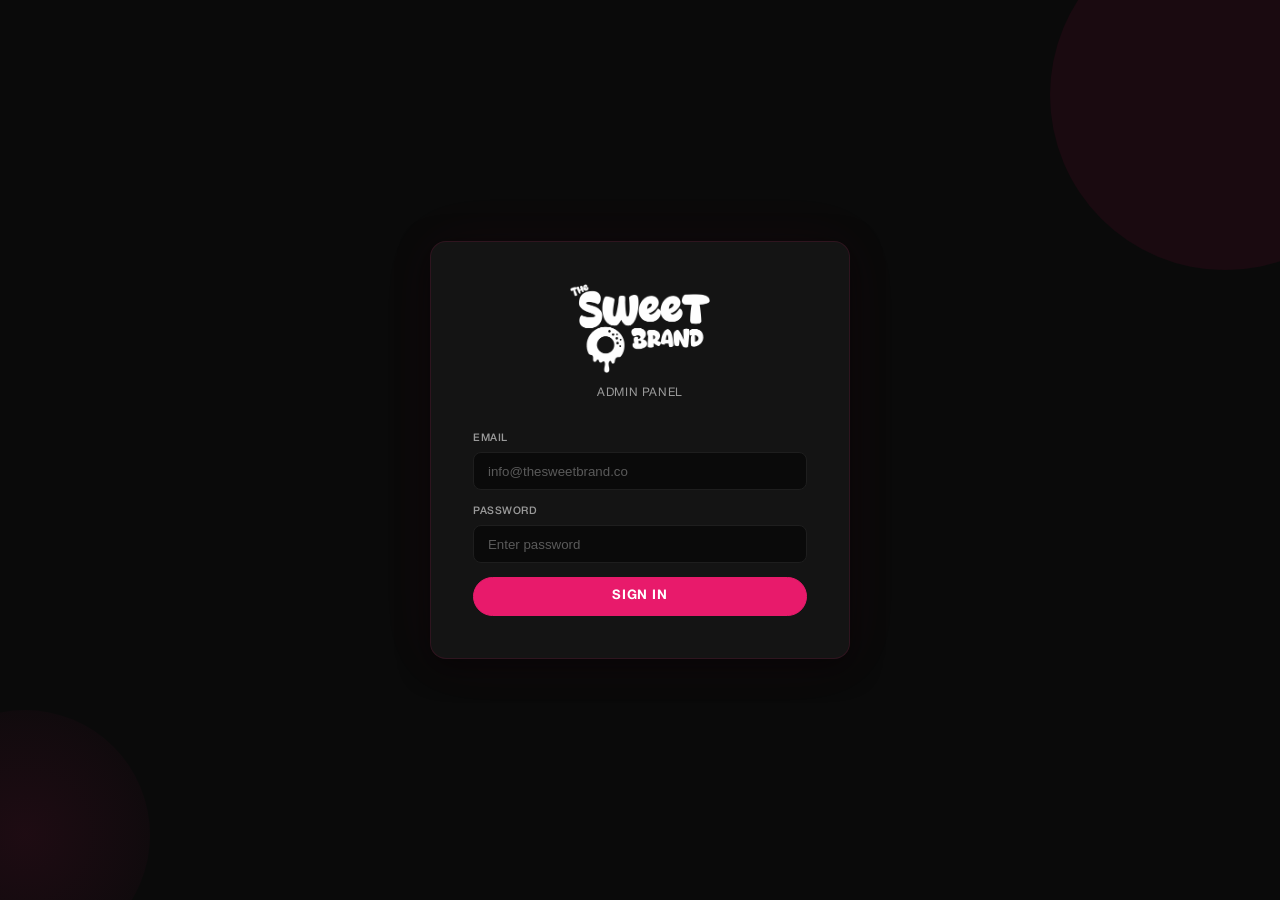
<file: admin/index.html>
<!DOCTYPE html>
<html lang="en">
<head>
    <meta charset="UTF-8">
    <meta name="viewport" content="width=device-width, initial-scale=1.0">
    <title>The Sweet Brand - Admin Panel</title>
    <link rel="stylesheet" href="../css/tokens.css">
    <link rel="stylesheet" href="editor.css">
    <link rel="icon" type="image/png" href="../images/favicon.png">
</head>
<body>

    <!-- ============ LOGIN SCREEN ============ -->
    <div id="loginScreen" class="login-screen">
        <div class="login-card">
            <div class="login-logo">
                <img src="../images/sweet-brand-logo.png" alt="The Sweet Brand" style="width:140px;margin:0 auto 12px;display:block;filter:brightness(0) invert(1);">
                <p>Admin Panel</p>
            </div>
            <form id="loginForm" autocomplete="off">
                <div class="form-group">
                    <label for="loginEmail">Email</label>
                    <input type="email" id="loginEmail" placeholder="info@thesweetbrand.co" required>
                </div>
                <div class="form-group">
                    <label for="loginPassword">Password</label>
                    <input type="password" id="loginPassword" placeholder="Enter password" required>
                </div>
                <button type="submit" class="btn btn-primary btn-block" id="loginBtn">Sign In</button>
                <p id="loginError" class="login-error" style="display:none;"></p>
            </form>
        </div>
    </div>

    <!-- ============ ADMIN SHELL ============ -->
    <div id="adminShell" class="admin-shell" style="display:none;">

        <!-- SIDEBAR -->
        <aside id="sidebar" class="sidebar">
            <div class="sidebar-header">
                <h2 class="sidebar-brand">The Sweet Brand</h2>
                <button id="sidebarClose" class="sidebar-close" aria-label="Close sidebar">&times;</button>
            </div>
            <div class="sidebar-user">
                <span id="userDisplay"></span>
                <span id="userRole" class="badge"></span>
            </div>
            <nav class="sidebar-nav">
                <ul>
                    <li><a href="#" data-panel="dashboard" class="nav-link active"><span class="nav-icon">&#9634;</span> Dashboard</a></li>
                    <li><a href="#" data-panel="siteSettings" class="nav-link"><span class="nav-icon">&#9881;</span> Site Settings</a></li>
                    <li class="nav-divider">Sections</li>
                    <li><a href="#" data-panel="hero" class="nav-link"><span class="nav-icon">&#9733;</span> Hero</a></li>
                    <li><a href="#" data-panel="growth" class="nav-link"><span class="nav-icon">&#9650;</span> Growth Section</a></li>
                    <li><a href="#" data-panel="services" class="nav-link"><span class="nav-icon">&#9874;</span> Services</a></li>
                    <li><a href="#" data-panel="projects" class="nav-link"><span class="nav-icon">&#9744;</span> Projects / Work</a></li>
                    <li><a href="#" data-panel="about" class="nav-link"><span class="nav-icon">&#9432;</span> About</a></li>
                    <li><a href="#" data-panel="blog" class="nav-link"><span class="nav-icon">&#9998;</span> Blog</a></li>
                    <li><a href="#" data-panel="faq" class="nav-link"><span class="nav-icon">&#10067;</span> FAQ</a></li>
                    <li><a href="#" data-panel="contact" class="nav-link"><span class="nav-icon">&#9993;</span> Contact</a></li>
                    <li><a href="#" data-panel="benefits" class="nav-link"><span class="nav-icon">&#10003;</span> Benefits</a></li>
                    <li><a href="#" data-panel="cta" class="nav-link"><span class="nav-icon">&#10148;</span> CTA Section</a></li>
                    <li><a href="#" data-panel="marquee" class="nav-link"><span class="nav-icon">&#8646;</span> Marquee</a></li>
                    <li><a href="#" data-panel="newsletter" class="nav-link"><span class="nav-icon">&#9993;</span> Newsletter</a></li>
                    <li><a href="#" data-panel="gallery" class="nav-link"><span class="nav-icon">&#9635;</span> Gallery</a></li>
                    <li><a href="#" data-panel="testimonials" class="nav-link"><span class="nav-icon">&#10077;</span> Testimonials</a></li>
                    <li><a href="#" data-panel="pricing" class="nav-link"><span class="nav-icon">&#36;</span> Pricing</a></li>
                    <li><a href="#" data-panel="team" class="nav-link"><span class="nav-icon">&#9775;</span> Team</a></li>
                    <li><a href="#" data-panel="process" class="nav-link"><span class="nav-icon">&#8634;</span> Process</a></li>
                    <li><a href="#" data-panel="partners" class="nav-link"><span class="nav-icon">&#9822;</span> Partners</a></li>
                    <li class="nav-divider">Advanced</li>
                    <li><a href="#" data-panel="seo" class="nav-link"><span class="nav-icon">&#128270;</span> SEO</a></li>
                    <li><a href="#" data-panel="integrations" class="nav-link"><span class="nav-icon">&#128268;</span> Integrations</a></li>
                    <li><a href="#" data-panel="customCode" class="nav-link"><span class="nav-icon">&#60;/&#62;</span> Custom Code</a></li>
                    <li><a href="#" data-panel="mediaLibrary" class="nav-link"><span class="nav-icon">&#128247;</span> Media Library</a></li>
                    <li class="nav-divider">System</li>
                    <li id="navUserMgmt" style="display:none;"><a href="#" data-panel="userManagement" class="nav-link"><span class="nav-icon">&#128101;</span> User Management</a></li>
                    <li><a href="#" data-panel="domainSettings" class="nav-link"><span class="nav-icon">&#127760;</span> Domain Settings</a></li>
                    <li><a href="#" data-panel="accountSettings" class="nav-link"><span class="nav-icon">&#9881;</span> Account Settings</a></li>
                </ul>
            </nav>
            <div class="sidebar-footer">
                <button id="logoutBtn" class="btn btn-outline btn-sm btn-block">Sign Out</button>
            </div>
        </aside>

        <!-- MAIN AREA -->
        <div class="main-wrapper">
            <!-- TOP BAR -->
            <header class="topbar">
                <button id="menuToggle" class="menu-toggle" aria-label="Toggle menu">&#9776;</button>
                <h3 id="panelTitle" class="topbar-title">Dashboard</h3>
                <div class="topbar-actions">
                    <span id="dirtyIndicator" class="dirty-indicator" style="display:none;">Unsaved changes</span>
                    <button id="revertBtn" class="btn btn-outline btn-sm" style="display:none;">Revert Changes</button>
                    <button id="saveBtn" class="btn btn-primary btn-sm">Save Changes</button>
                </div>
            </header>

            <!-- CONTENT -->
            <main id="mainContent" class="main-content">
                <!-- Panels rendered here by editor.js -->
            </main>
        </div>
    </div>

    <!-- TOAST CONTAINER -->
    <div id="toastContainer" class="toast-container"></div>

    <!-- SCRIPTS -->
    <script src="github-api.js?v=4"></script>
    <script src="editor.js?v=4"></script>
</body>
</html>
</file>
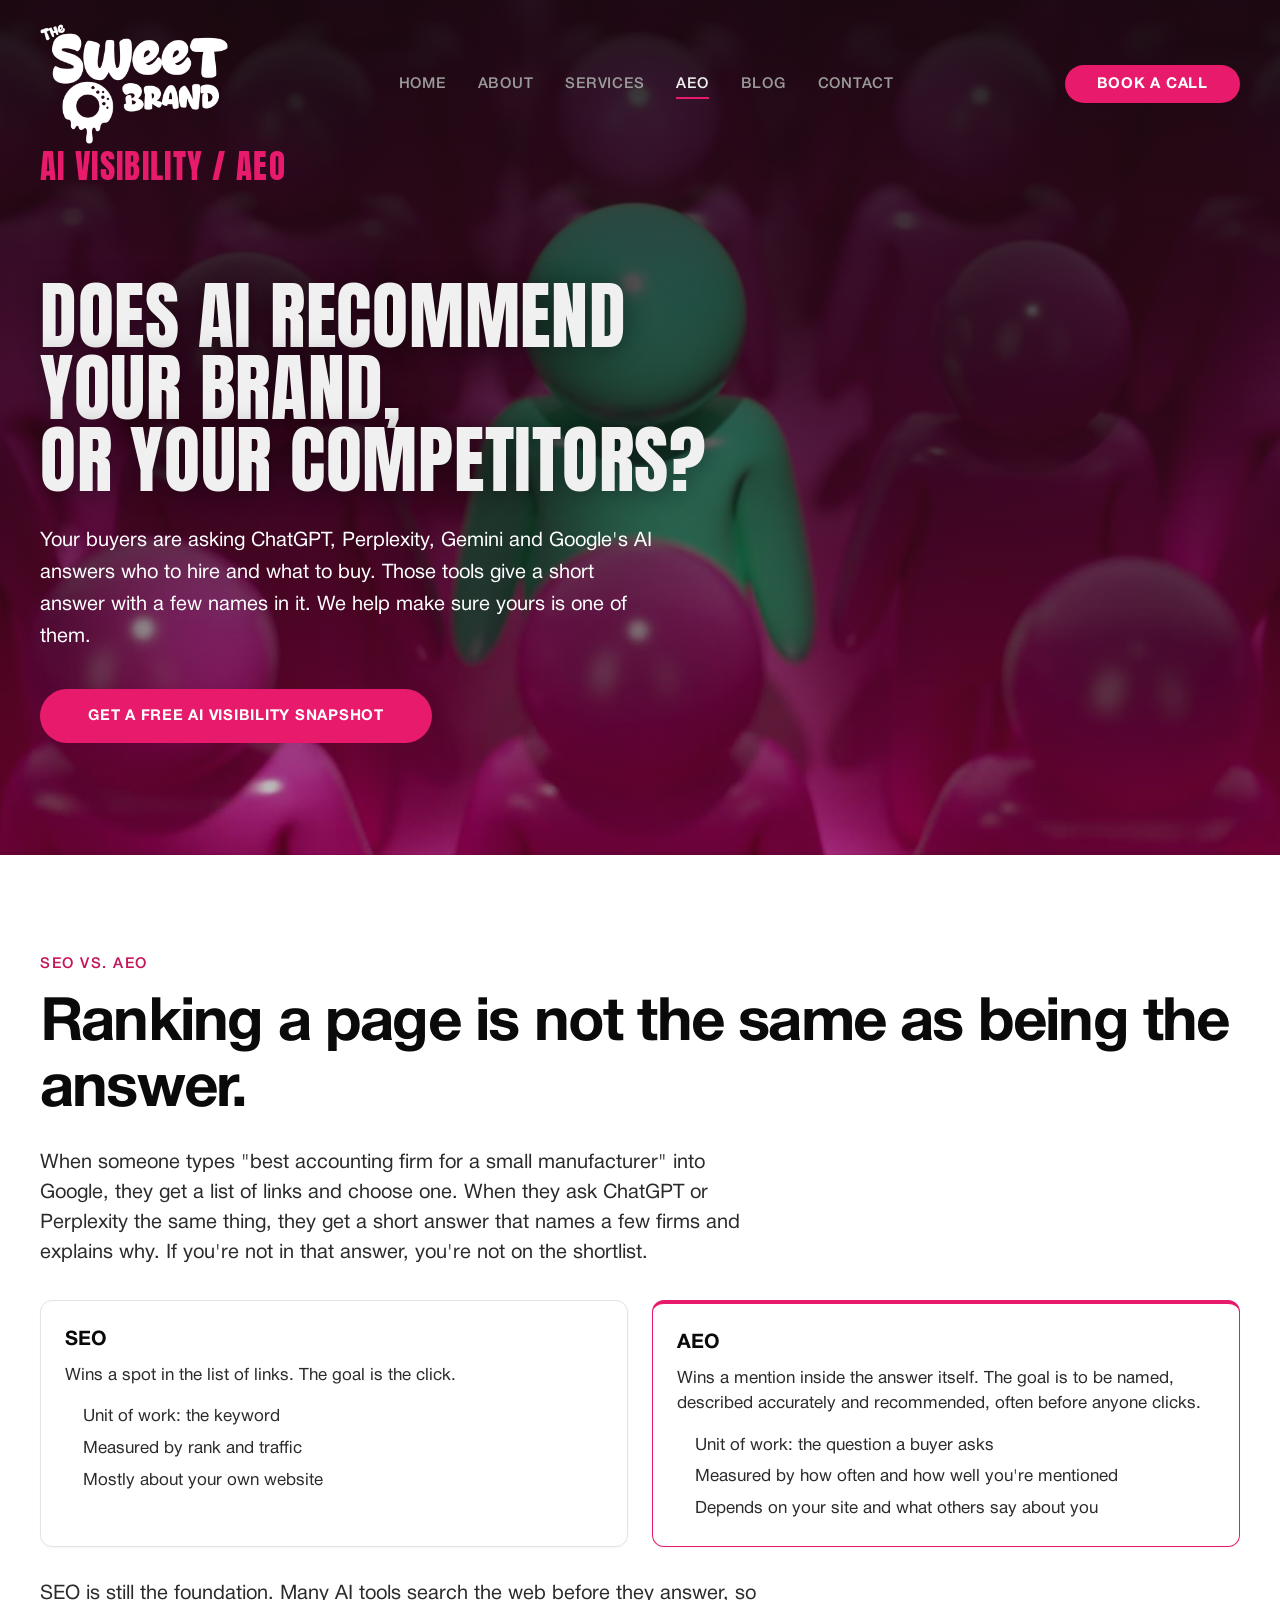
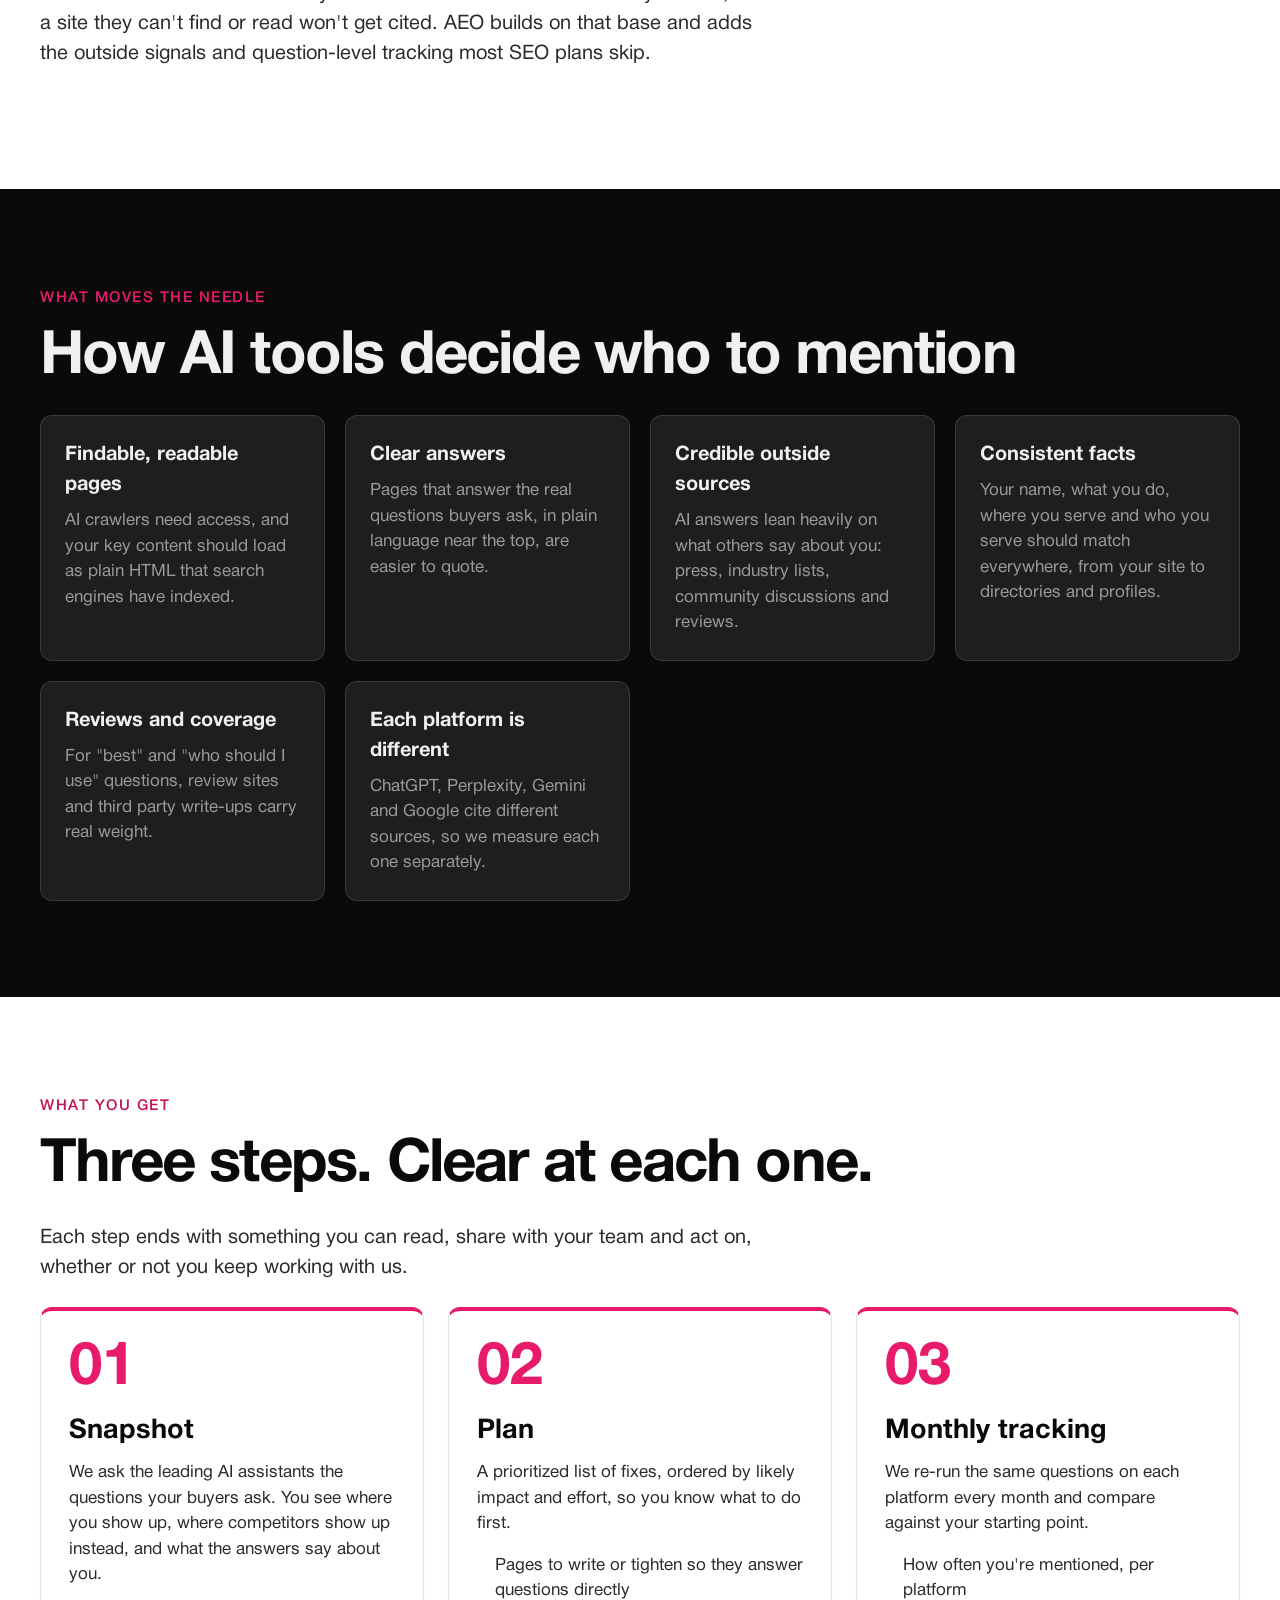
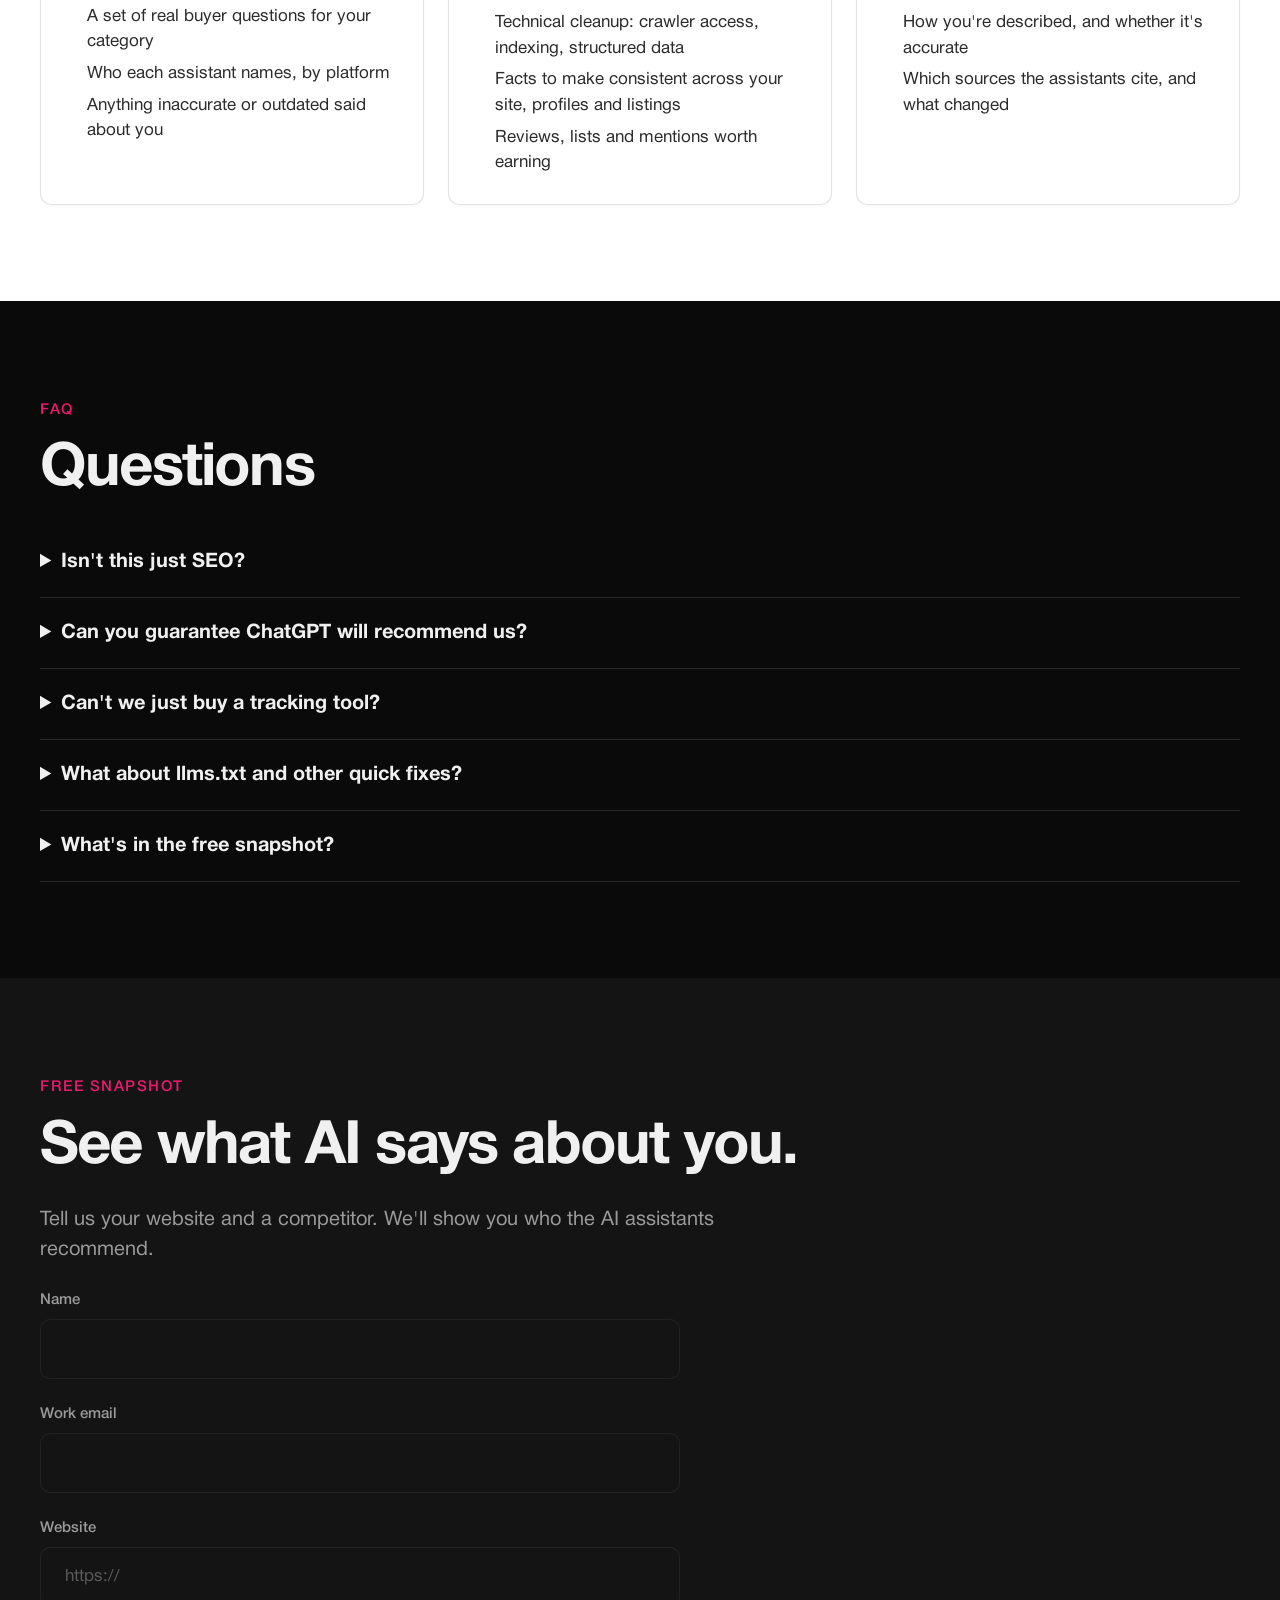
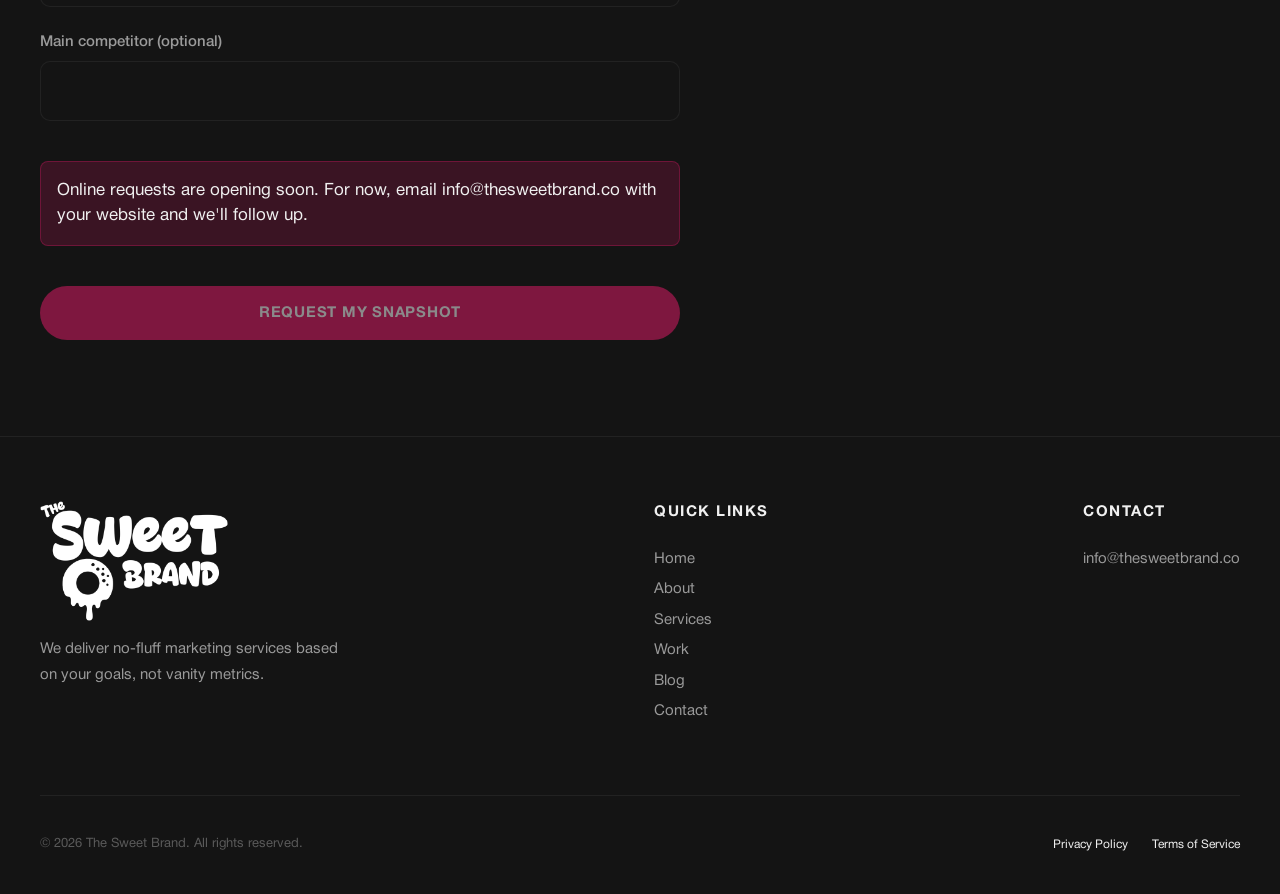
<file: aeo.html>
<!DOCTYPE html>
<html lang="en">
<head>
  <meta charset="UTF-8">
  <meta name="viewport" content="width=device-width, initial-scale=1.0">
  <title>AI Visibility (AEO) | The Sweet Brand</title>
  <meta name="description" content="Find out whether AI assistants like ChatGPT, Perplexity and Google's AI answers recommend your brand or your competitors. Request a free AI visibility snapshot.">
  <meta property="og:title" content="Does AI recommend your brand, or your competitors?">
  <meta property="og:description" content="Request a free AI visibility snapshot from The Sweet Brand.">
  <meta property="og:image" class="og-image" content="">
  <link rel="icon" type="image/png" href="images/favicon.png">
  <link rel="stylesheet" href="css/tokens.css?v=2"><link rel="stylesheet" href="css/reset.css?v=2"><link rel="stylesheet" href="css/global.css?v=2">
  <link rel="stylesheet" href="css/components.css?v=2"><link rel="stylesheet" href="css/pages.css?v=2"><link rel="stylesheet" href="css/animations.css?v=2"><link rel="stylesheet" href="css/hero-video.css?v=7"><link rel="stylesheet" href="css/aeo.css?v=8">
  <meta name="head-custom-code">
<style id="loader-critical">#loader.loader{position:fixed;inset:0;background:#0a0a0a;z-index:10000;display:flex;align-items:center;justify-content:center;transition:opacity .45s ease,visibility .45s}
#loader.loader--hidden{opacity:0;visibility:hidden;pointer-events:none}
#loader .loader__mark{width:min(280px,72vw);height:auto;display:block;color:#ffffff;overflow:visible}
#loader .loader__frosting{color:#ffffff}
@media (prefers-reduced-motion:reduce){#loader .loader__drop{display:none}}</style>
</head>
<body>
  <div class="loader" id="loader" role="status" aria-live="polite" aria-label="Loading"><svg class="loader__mark" viewBox="0 0 560 414" role="img" aria-label="Loading The Sweet Brand">
  <path class="loader__wordmark" fill="currentColor" fill-rule="evenodd" d="M144.3 356.3C137.4 355 135.6 347.3 138.6 330.6C141.4 314.5 137.4 307.3 129 313.5C122.9 318 118.8 316.8 115.5 309.4C112.7 303 110.3 302.4 106.9 307.2C103.9 311.7 102.1 313 99 313C94.2 313 92.6 309.9 92 299.5C91.4 288.5 90.3 286.7 82.9 285C66.6 281.1 61.6 241.9 73.9 215.5C105.4 148.5 205.7 162.9 217.1 236C221 261 209 293.9 195.9 294.1C185.9 294.2 180.9 298.7 179.5 309.1C177.8 321.6 170.3 324 165.1 313.7C162.8 309.1 158.7 308.7 156.5 313.1C154.7 316.4 154.7 316.3 156.6 340.8C157.3 350.3 156.1 353.2 150.5 355.6C148.6 356.4 146.9 356.9 146.8 356.9C146.6 356.8 145.5 356.5 144.3 356.3ZM156.8 276C169.2 270.6 178.1 255.4 176.6 241.7C172.1 198.7 108.4 201.8 108.5 245C108.6 269.9 133.8 286 156.8 276ZM260.3 259.3C252.8 256.7 248.9 249.6 250.4 241.5C251 238.6 251.6 237.8 253.9 237.4C256.6 236.8 256.7 236.6 255.9 233.2C252.9 220.3 255.9 213.1 264.6 212.3C270 211.7 271.6 212.7 272.2 217C272.6 220.5 276.3 220.8 279.5 217.6C286.8 210.3 273.9 203.4 263.2 208.9C256.2 212.5 252 210.8 247.8 202.7C240.1 188 249.7 176.5 269.5 176.5C299.5 176.7 313.8 199.6 295.9 218.6L292.9 221.7L298.7 225.1C316.1 235.4 309.8 254.1 287 259.4C278.9 261.4 265.8 261.3 260.3 259.3ZM316.6 255.1C314.5 254.6 312.4 253.7 311.9 252.9C310.9 251.3 310.9 234.4 311.9 220C312.4 212.4 312.2 209.5 310.8 205.5C305 188.8 311.3 182.6 331.9 184.3C357 186.4 368.5 206.8 353.8 223.5C349.3 228.6 349.3 228.6 352.7 229.5C354.2 229.8 357.1 230.9 359.1 231.9L362.9 233.8L363.4 231.1C363.7 229.7 364.2 226.2 364.5 223.5C368.1 196.5 385.8 175 397.2 183.9C404.9 190 413 219.8 413 242.4C413 251.1 411.2 253 402.7 253C397.3 253 396.3 252 394.8 244.8L393.6 239L387 239C381.2 239 380.4 239.2 379.5 241.2C378.1 244.4 373.5 244.6 367.8 241.7L363.1 239.3L361.4 243.3C357.7 251.4 354.1 251.3 340.6 242.6C337.5 240.6 334.7 239 334.5 239C334.2 239 334 242.1 334 246C334 251.7 333.7 253.1 332.2 253.9C329.5 255.3 321.1 256 316.6 255.1ZM453.8 253C451.1 250.9 445.6 241 442 231.5C438.6 222.7 438.4 222.9 437.6 234.2C436.8 247.4 435.5 249.6 428.3 249.4C419 249.1 416.8 246.3 415.1 231.9C413.1 216.3 413.6 200 416.3 194.9C418.8 190.2 426.7 184 430.2 184C433.8 184 438.9 191.1 447.2 207.5C454.2 221.4 455.2 222.9 454.7 219C454.4 216.5 453.8 207.4 453.4 198.8L452.7 183.2L455.1 181.7C460.2 178.4 472.2 178.4 475.5 181.6C479 185.2 475 248.7 470.9 253.6C469 255.9 456.9 255.5 453.8 253ZM202.4 252.4C204.6 251.6 204.4 248.7 202 247.3C199.3 245.6 196.5 248.2 198 251.1C199.1 253.1 199.9 253.4 202.4 252.4ZM488.5 251.1C483.8 249.1 483.5 247.7 483.5 228.9C483.5 211.6 483.6 211.1 485.9 208.6L488.3 206.1L484.5 206.7C479.3 207.5 478 205.5 478 196.9C478 183.9 481.7 181 498 181.1C514.2 181.1 523.4 186 529.1 197.6C538.4 216.4 530.3 238.3 510.5 248.1C503.7 251.4 492.7 253 488.5 251.1ZM193.8 240.8C194.5 240.1 195 238.7 195 237.5C195 233 189.7 231.4 186.5 235C182.6 239.3 189.7 244.9 193.8 240.8ZM282.8 237.4C287.2 234.4 284.4 229.4 277.6 228.3L273.9 227.7L274.1 233.4C274.3 239 274.4 239 277.4 239C279.2 239 281.6 238.3 282.8 237.4ZM508.1 228.7C517.4 222.4 513.7 208.7 502 206.4C498.9 205.7 498.7 205.8 499.3 208.1C499.7 209.4 500 215.1 500 220.8C500 232.4 501 233.5 508.1 228.7ZM205.4 224.8C206.2 223.4 206.1 222.7 204.8 221.4C201.8 218.4 197.3 222.3 200 225.6C201.6 227.4 203.9 227.1 205.4 224.8ZM393 221.2C392.9 216.6 391.2 205.8 390.3 204.9C388.2 202.8 385.8 208.4 383.6 220.8L383.1 224L388 224C392.8 224 393 223.9 393 221.2ZM190.8 221.8C191.5 221.1 192 219.7 192 218.5C192 213.9 185.1 212.1 183 216.1C180.6 220.4 187.3 225.3 190.8 221.8ZM337.5 219.5C342 215.1 339.6 207 333.9 207C332.2 207 331.9 207.4 332.4 209.2C332.7 210.5 333 213.9 333 216.8C333 222.6 333.9 223.2 337.5 219.5ZM175.4 206.7C176.5 205.9 177.1 204.5 176.8 203C176.1 197.8 168 197.6 168 202.8C168 207.6 171.6 209.5 175.4 206.7ZM190.5 203C190.5 201.2 189.9 200.4 188.2 200.2C185.5 199.8 184.2 202.4 186 204.6C187.9 206.8 190.5 205.9 190.5 203ZM161 193C162.1 191.9 163 190.6 163 190C163 188.8 159.3 185 158.2 185C153.8 185 151.7 191 155.2 193.4C158.1 195.4 158.6 195.4 161 193ZM64.2 177C53.4 175 44.6 168.9 40.4 160.5C36.9 153.3 37.1 139.5 40.9 131.7C44.1 125.2 45.8 124.5 51.2 127.4C57.4 130.9 69.1 133 82 133C95.1 133 100 131.5 100 127.6C100 124.3 96.5 122.3 80 116C40.8 101 32.1 90.1 37.6 63.2C42.3 40.5 59.2 29 88 29C102.9 29 107.6 30.5 114.7 37.5C124.6 47.5 125.8 66.2 117.1 77C113.6 81.3 111.7 81.3 99.5 76.9C85.1 71.8 65 71.5 65 76.5C65 78.9 69.3 81 83.2 85.1C106.9 92.3 119.7 100.5 125.5 112.3C134.8 131.4 124.1 161.3 104.4 171.3C93.7 176.7 76.4 179.1 64.2 177ZM170.7 167C139.9 161.8 122.6 121 131.5 74.5C134.7 57.5 139.5 50 146.9 50C156.6 50 172.2 55.3 176.4 59.9C178.3 62 178.3 62.2 176.2 76.3C172.7 98.9 171.7 109.6 172.2 118C172.9 129.9 176.7 134.1 181.1 128C185.2 122.4 192.2 89.3 194 66.7C195.5 48.3 197.2 46.3 210.6 47.2C220.7 47.8 220.4 46.9 221.1 75.8C222 107.2 224.1 124 227.9 129.9C229.6 132.6 233.6 129.7 235.5 124.3C237.8 118.1 238.7 86.3 237.1 67.5C235.8 52.1 236.2 51.2 245.2 46.7C255.3 41.6 266.9 43.1 270.4 49.8C272.7 54.3 274 63.6 274 76.1C274 108.8 264.4 143.4 251.4 157.9C237.2 173.7 218 169.8 207.5 148.9L204.8 143.7L201.7 149.4C193.4 164.9 185.4 169.4 170.7 167ZM487.3 158.5C481 155.8 480.6 154.3 481.3 131.2C481.9 112.8 483.6 94.5 485.5 86.9L486.2 84.3L472.8 83.5C458.1 82.7 454.3 81.6 450.5 76.6C445.1 69.5 447.3 54.9 455 46.7L458.8 42.6L476.7 41.7C530.6 39.3 554.1 45.5 558.1 63.4C559.2 68.6 559.2 69.3 557.3 71.8C553.3 77.2 543.3 80.4 524.6 82.5L518.8 83.2L519.4 87.3C521.6 101 525 136.7 525 146.6C525 153.5 522.3 157.2 515.9 159C510.7 160.5 491.1 160.2 487.3 158.5ZM307.5 150.7C285.7 145.1 273.6 127 275.3 102.5C276.9 80.6 289.2 61 306.9 52.2C317.5 46.9 332.3 46.7 341 51.6C353.9 59 358.4 74.5 351.6 88.4C346.5 98.7 330.7 112.7 320.3 116C314.8 117.8 314.5 118.5 318.3 120.4C326.6 124.3 335.6 119.6 345.9 106C348.9 102.1 351.8 99 352.4 99C354.3 99 358.1 102.1 359.9 105.1L361.7 108L362.3 101.3C364.1 80 376.4 60.8 393.9 52.2C403.5 47.5 419.2 46.7 426.6 50.7C444.6 60.3 446.7 81.3 431.3 98.9C425.8 105.2 415.7 112.6 408.4 115.5C401.7 118.2 401.4 119.1 406.5 120.9C414.4 123.6 424.3 117.7 434.2 104.3C438.7 98.1 440.1 97.9 444.5 102.3C456.5 114.3 448 137.9 428.2 147.7C420.7 151.5 420.5 151.5 408.6 151.5C386.4 151.5 372.4 143.4 365.6 126.6L363.3 121L361.1 126.9C358 135.5 350.8 143 341.4 147.7C332.8 151.9 317.6 153.2 307.5 150.7ZM322.5 91.3C328.5 85.1 328.4 79.8 322.1 79.2C315.8 78.6 310.5 85.2 309.3 95.2L308.7 100.2L313.8 97.6C316.6 96.2 320.5 93.4 322.5 91.3ZM408.7 91.7C415.5 85.2 415.4 79 408.6 79C402.4 79 397.4 85.5 396.3 95.2L395.7 100.2L400.1 98C402.5 96.8 406.4 94 408.7 91.7ZM19.2 46.7C18.6 46 16.9 41.2 15.4 36C13.9 30.8 12.7 26.4 12.6 26.3C12.5 26.2 10.8 26.6 8.7 27.2C3.7 28.7 1.8 27.1 2.2 21.6L2.5 17.5L11.3 14.6C19 12 20.5 11.8 23.3 12.8C25.1 13.5 26.6 13.6 27 13.1C27.3 12.5 28.8 11.6 30.4 11C33.9 9.7 35.5 10.8 37.1 15.8C38.5 20.4 39.3 21.2 41.3 20.4C42.8 19.9 42.8 19.5 41.5 16.3C39.3 11.1 39.6 9.1 42.7 7.9C46.8 6.4 48.3 7.2 50.1 11.9L51.7 16.3L52.4 12.5C53.3 7.7 55.3 4.6 58.6 3.2C67 -0.7 72.1 7.2 66.5 15.5C65.1 17.5 64.5 19 65.2 18.8C65.9 18.6 67.2 17 68 15.2C69.6 11.8 70.9 11.3 72.8 13.2C75.8 16.2 73.3 23.2 68.5 25.5C61.7 28.7 56.8 27 53.9 20.7C51.6 15.6 51.6 16.1 53.6 24C55.3 30.9 55 33 52.1 33C50.4 33 46.7 29.5 45.8 27C45.6 26.5 44.5 26.3 43.2 26.6C41.1 27.2 41 27.6 41.6 32.2C42.3 37.5 41.4 39.2 38 38.3C36.4 37.9 28 21.8 28 19.1C28 18.6 26.3 19.3 24.1 20.6L20.3 23.2L24.9 33.7L29.5 44.2L27.1 46.1C24.4 48.3 20.7 48.6 19.2 46.7ZM63 11.3C63 8.9 60.5 10.4 60.2 13C59.9 15.1 60 15.2 61.4 14.1C62.3 13.4 63 12.1 63 11.3Z"/>
  <g class="loader__frosting" fill="currentColor" aria-hidden="true">
    <g class="loader__drop" transform="translate(146.8 354.0)">
      <g>
        <animateTransform attributeName="transform" type="translate" values="0 0;0 0;0 3;0 10;0 42;0 42;0 0" keyTimes="0;0.20;0.32;0.38;0.58;0.59;1" dur="1.15s" begin="0s" repeatCount="indefinite"/>
        <g transform="scale(0)">
          <animateTransform attributeName="transform" type="scale" values="0 0;1 1;1 1.18;1 1;0 0;0 0;0 0" keyTimes="0;0.20;0.32;0.38;0.58;0.59;1" dur="1.15s" begin="0s" repeatCount="indefinite"/>
          <path fill="currentColor" d="M0 0C-1.8 3.2-6.5 8.5-6.5 14.5A6.5 6.5 0 1 0 6.5 14.5C6.5 8.5 1.8 3.2 0 0Z"/>
        </g>
      </g>
    </g>
  </g>
</svg></div>
<script>(function(){var l=document.getElementById('loader');if(!l)return;var d=false;function hide(){if(d)return;d=true;l.classList.add('loader--hidden');}var reduce=window.matchMedia&&window.matchMedia('(prefers-reduced-motion: reduce)').matches;var dropEndMs=667;var minMs=reduce?600:dropEndMs;var maxMs=reduce?600:dropEndMs+400;var t0=Date.now();var origAdd=l.classList.add.bind(l.classList);l.classList.add=function(c){if(c==='loader--hidden'&&Date.now()-t0<minMs)return;return origAdd.apply(this,arguments);};if(reduce){l.querySelectorAll('animate,animateTransform').forEach(function(n){n.remove();});setTimeout(hide,600);return;}var ready=document.readyState!=='loading';function onReady(){ready=true;if(Date.now()-t0>=minMs)hide();}if(!ready)document.addEventListener('DOMContentLoaded',onReady);setTimeout(function(){if(ready)hide();},minMs);setTimeout(hide,maxMs);})();</script>
  <div class="scroll-progress" id="scrollProgress"></div>
  <div class="cursor" id="cursor"></div><div class="cursor-dot" id="cursorDot"></div>

  <nav class="nav" id="nav">
    <div class="nav__inner">
      <a href="index.html" class="nav__logo-link"><picture><source type="image/webp" srcset="images/sweet-brand-logo.webp"><img src="images/sweet-brand-logo.png" alt="The Sweet Brand" class="nav__logo site-logo" width="616" height="394"></picture></a>
      <div class="nav__links">
        <a href="index.html" class="nav__link nav-link">Home</a><a href="about.html" class="nav__link nav-link">About</a>
        <a href="services.html" class="nav__link nav-link">Services</a><a href="https://aeo.thesweetbrand.co" class="nav__link nav__link--active nav-link">AEO</a>
        <a href="blog.html" class="nav__link nav-link">Blog</a><a href="contact.html" class="nav__link nav-link">Contact</a>
      </div>
      <a href="contact.html" class="nav__cta magnetic nav-cta-link"><span class="nav-cta-text">Book a Call</span></a>
      <button class="nav__toggle" id="navToggle" aria-label="Toggle menu"><span></span><span></span><span></span></button>
    </div>
  </nav>
  <div class="nav__mobile" id="navMobile">
    <a href="index.html" class="nav__link">Home</a><a href="about.html" class="nav__link">About</a>
    <a href="services.html" class="nav__link">Services</a><a href="https://aeo.thesweetbrand.co" class="nav__link nav__link--active">AEO</a>
    <a href="blog.html" class="nav__link">Blog</a><a href="contact.html" class="nav__link">Contact</a>
    <a href="contact.html" class="btn btn--primary">Book a Call</a>
  </div>

  <!-- Page Hero -->
  <main id="main">
  <section class="page-hero section--dark aeo-hero">
    <video class="hero__video js-hero-video" poster="videos/aeo-hero-v2-poster.jpg" muted loop playsinline preload="none" aria-hidden="true">
      <source src="videos/aeo-hero-v2.mp4?v=1" type="video/mp4">
    </video>
    <div class="hero__video-overlay"></div>
    <div class="container">
      <p class="aeo-eyebrow">AI Visibility / AEO</p>
      <h1 class="page-hero__title"><span class="aeo-h1-line">Does AI recommend</span> <span class="aeo-h1-line">your brand,</span> <span class="aeo-h1-line">or your competitors?</span></h1>
      <p class="aeo-prose">Your buyers are asking ChatGPT, Perplexity, Gemini and Google's AI answers who to hire and what to buy. Those tools give a short answer with a few names in it. We help make sure yours is one of them.</p>
      <p class="aeo-hero-cta"><a href="#snapshot" class="btn btn--primary">Get a free AI visibility snapshot</a></p>
    </div>
  </section>

  <section class="section aeo-section aeo-light" id="what">
    <div class="container">
      <span class="section__tag">SEO vs. AEO</span>
      <h2 class="section__title">Ranking a page is not the same as being the answer.</h2>
      <p class="aeo-prose aeo-note">When someone types "best accounting firm for a small manufacturer" into Google, they get a list of links and choose one. When they ask ChatGPT or Perplexity the same thing, they get a short answer that names a few firms and explains why. If you're not in that answer, you're not on the shortlist.</p>
      <div class="aeo-compare">
        <div class="aeo-compare__col">
          <h3>SEO</h3>
          <p>Wins a spot in the list of links. The goal is the click.</p>
          <ul class="aeo-list">
            <li>Unit of work: the keyword</li>
            <li>Measured by rank and traffic</li>
            <li>Mostly about your own website</li>
          </ul>
        </div>
        <div class="aeo-compare__col">
          <h3>AEO</h3>
          <p>Wins a mention inside the answer itself. The goal is to be named, described accurately and recommended, often before anyone clicks.</p>
          <ul class="aeo-list">
            <li>Unit of work: the question a buyer asks</li>
            <li>Measured by how often and how well you're mentioned</li>
            <li>Depends on your site and what others say about you</li>
          </ul>
        </div>
      </div>
      <p class="aeo-prose aeo-note">SEO is still the foundation. Many AI tools search the web before they answer, so a site they can't find or read won't get cited. AEO builds on that base and adds the outside signals and question-level tracking most SEO plans skip.</p>
    </div>
  </section>

  <section class="section aeo-section" id="levers">
    <div class="container">
      <span class="section__tag">What moves the needle</span>
      <h2 class="section__title">How AI tools decide who to mention</h2>
      <div class="aeo-grid">
        <div class="aeo-card"><h3>Findable, readable pages</h3><p>AI crawlers need access, and your key content should load as plain HTML that search engines have indexed.</p></div>
        <div class="aeo-card"><h3>Clear answers</h3><p>Pages that answer the real questions buyers ask, in plain language near the top, are easier to quote.</p></div>
        <div class="aeo-card"><h3>Credible outside sources</h3><p>AI answers lean heavily on what others say about you: press, industry lists, community discussions and reviews.</p></div>
        <div class="aeo-card"><h3>Consistent facts</h3><p>Your name, what you do, where you serve and who you serve should match everywhere, from your site to directories and profiles.</p></div>
        <div class="aeo-card"><h3>Reviews and coverage</h3><p>For "best" and "who should I use" questions, review sites and third party write-ups carry real weight.</p></div>
        <div class="aeo-card"><h3>Each platform is different</h3><p>ChatGPT, Perplexity, Gemini and Google cite different sources, so we measure each one separately.</p></div>
      </div>
    </div>
  </section>

  <section class="section aeo-section aeo-light" id="how">
    <div class="container">
      <span class="section__tag">What you get</span>
      <h2 class="section__title">Three steps. Clear at each one.</h2>
      <p class="aeo-prose aeo-note">Each step ends with something you can read, share with your team and act on, whether or not you keep working with us.</p>
      <ol class="steps">
        <li class="step"><span class="step__num">01</span><h3 class="step__title">Snapshot</h3><p>We ask the leading AI assistants the questions your buyers ask. You see where you show up, where competitors show up instead, and what the answers say about you.</p>
          <ul class="aeo-list"><li>A set of real buyer questions for your category</li><li>Who each assistant names, by platform</li><li>Anything inaccurate or outdated said about you</li></ul></li>
        <li class="step"><span class="step__num">02</span><h3 class="step__title">Plan</h3><p>A prioritized list of fixes, ordered by likely impact and effort, so you know what to do first.</p>
          <ul class="aeo-list"><li>Pages to write or tighten so they answer questions directly</li><li>Technical cleanup: crawler access, indexing, structured data</li><li>Facts to make consistent across your site, profiles and listings</li><li>Reviews, lists and mentions worth earning</li></ul></li>
        <li class="step"><span class="step__num">03</span><h3 class="step__title">Monthly tracking</h3><p>We re-run the same questions on each platform every month and compare against your starting point.</p>
          <ul class="aeo-list"><li>How often you're mentioned, per platform</li><li>How you're described, and whether it's accurate</li><li>Which sources the assistants cite, and what changed</li></ul></li>
      </ol>
    </div>
  </section>

  <section class="section aeo-section" id="faq">
    <div class="container aeo-faq">
      <span class="section__tag">FAQ</span>
      <h2 class="section__title">Questions</h2>
      <details><summary>Isn't this just SEO?</summary><p>SEO is the foundation, and we keep it. AEO adds work most SEO plans skip: outside mentions, question-level tracking and measuring each AI platform separately.</p></details>
      <details><summary>Can you guarantee ChatGPT will recommend us?</summary><p>No, and be wary of anyone who does. AI answers change from one run to the next and from one platform to another. We measure against a baseline, improve what these tools rely on, and report honestly.</p></details>
      <details><summary>Can't we just buy a tracking tool?</summary><p>A tool shows you the gap. Closing it takes content, PR and reviews, which is hands-on work.</p></details>
      <details><summary>What about llms.txt and other quick fixes?</summary><p>Some are cheap hygiene and we'll handle them, but we won't sell them as the main event. We tell you which tactics have real support and which don't.</p></details>
      <details><summary>What's in the free snapshot?</summary><p>A look at how several AI assistants answer a set of buyer questions in your category, and whether your brand or your competitors appear. It only uses public AI tools and your public website, so no account access is needed.</p></details>
    </div>
  </section>

  <section class="section section--surface aeo-section" id="snapshot">
    <div class="container">
      <span class="section__tag">Free snapshot</span>
      <h2 class="section__title">See what AI says about you.</h2>
      <p class="aeo-prose aeo-note">Tell us your website and a competitor. We'll show you who the AI assistants recommend.</p>
      <form class="form aeo-form" id="aeoForm" method="POST" data-endpoint="" novalidate>
        <div class="form__group"><label class="form__label" for="aeoName">Name</label><input class="form__input" type="text" id="aeoName" name="name" autocomplete="name" required></div>
        <div class="form__group"><label class="form__label" for="aeoEmail">Work email</label><input class="form__input" type="email" id="aeoEmail" name="email" autocomplete="email" required></div>
        <div class="form__group"><label class="form__label" for="aeoWebsite">Website</label><input class="form__input" type="url" id="aeoWebsite" name="website" placeholder="https://" required></div>
        <div class="form__group"><label class="form__label" for="aeoCompetitor">Main competitor (optional)</label><input class="form__input" type="text" id="aeoCompetitor" name="competitor"></div>
        <p class="aeo-notice" id="aeoPending" role="status">Online requests are opening soon. For now, email <a href="mailto:info@thesweetbrand.co?subject=AI%20visibility%20snapshot">info@thesweetbrand.co</a> with your website and we'll follow up.</p>
        <button type="submit" class="btn btn--primary" id="aeoSubmit" disabled>Request my snapshot</button>
        <p class="form__success" id="aeoSuccess" hidden role="status">Thanks, your request was received. We'll be in touch.</p>
        <p class="form__error" id="aeoError" hidden role="alert">Something went wrong. Please email info@thesweetbrand.co instead.</p>
      </form>
    </div>
  </section>
</main>


  <footer class="footer" id="footer">
    <div class="container">
      <div class="footer__inner">
        <div class="footer__brand"><picture><source type="image/webp" srcset="images/sweet-brand-logo.webp"><img src="images/sweet-brand-logo.png" alt="The Sweet Brand" class="nav__logo site-logo" width="616" height="394" style="margin-bottom:var(--space-md);"></picture><p class="footer__brand-description footer-description">We deliver no-fluff marketing services based on your goals, not vanity metrics.</p></div>
        <div class="footer__links-group"><h4>Quick Links</h4><a href="index.html">Home</a><a href="about.html">About</a><a href="services.html">Services</a><a href="work.html">Work</a><a href="blog.html">Blog</a><a href="contact.html">Contact</a></div>
        <div class="footer__links-group"><h4>Contact</h4><a href="mailto:info@thesweetbrand.co" class="footer-email">info@thesweetbrand.co</a></div>
      </div>
      <div class="footer__bottom">
        <p class="footer__copyright">&copy; <span id="currentYear"></span> <span class="footer-copyright-text">The Sweet Brand. All rights reserved.</span></p>
        <div class="footer__legal"><a href="privacy-policy.html">Privacy Policy</a><a href="terms.html" style="margin-left:var(--space-lg);">Terms of Service</a></div>
      </div>
    </div>
  </footer>
  <button class="back-to-top" id="backToTop" aria-label="Back to top">↑</button>
  <script src="js/content-loader.js?v=5"></script><script src="js/app.js?v=2"></script><script src="js/components.js?v=2"></script><script src="js/animations.js?v=2"></script>
  <script src="js/aeo-form.js?v=1"></script>
  <script src="js/hero-video.js?v=2"></script>
  <meta name="body-custom-code">
</body>
</html>
</file>
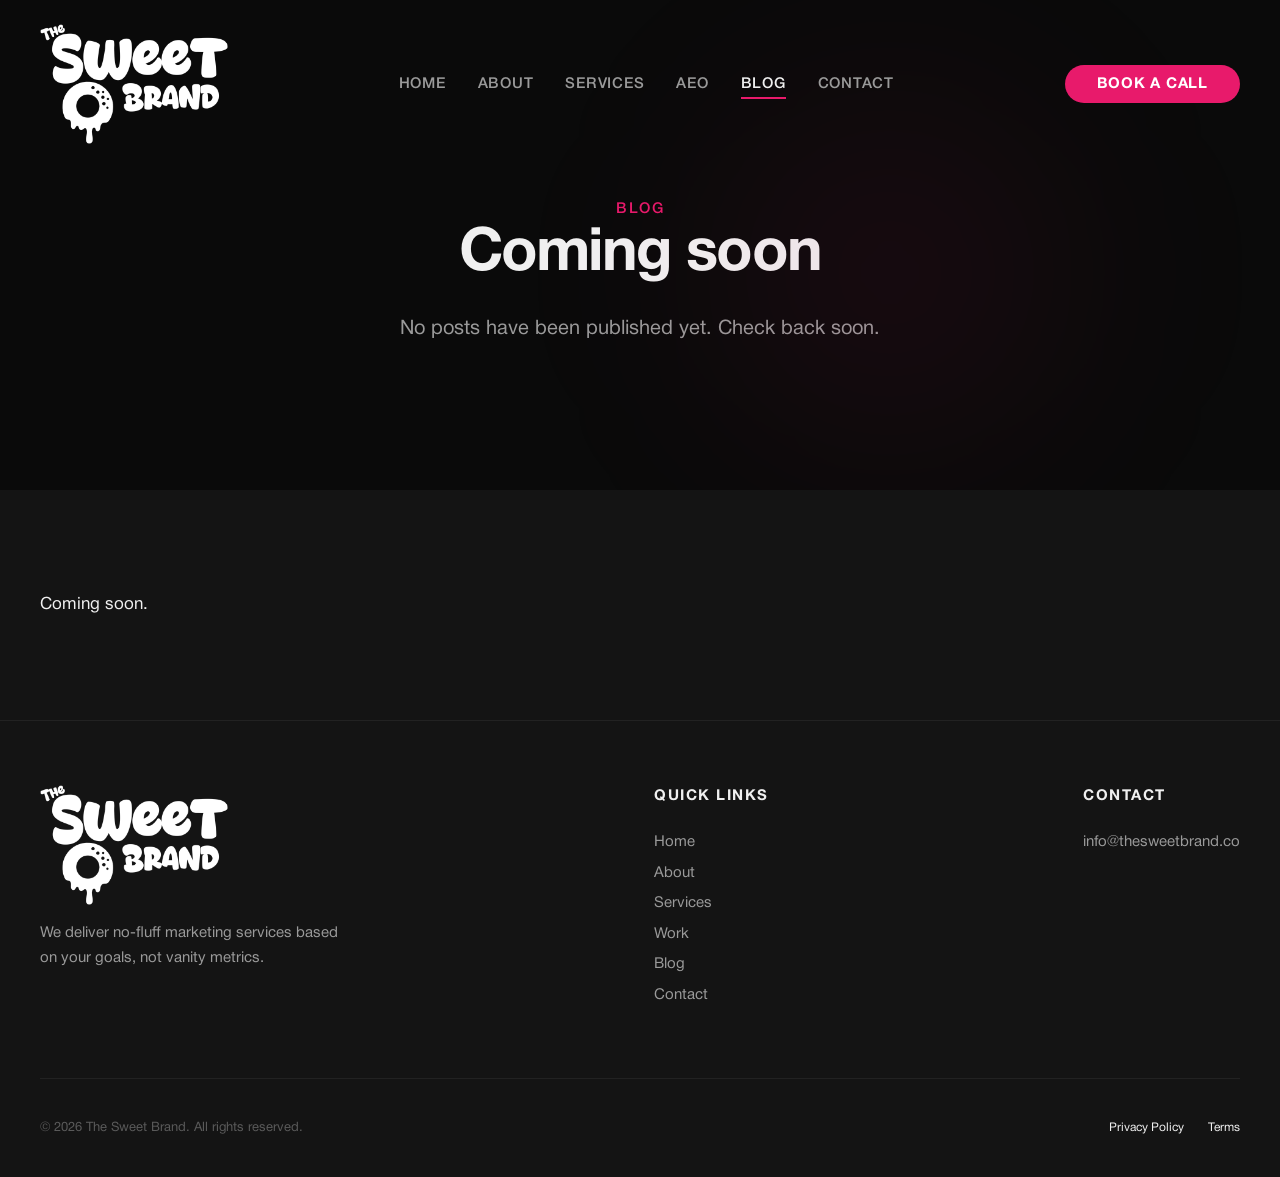
<file: blog.html>
<!DOCTYPE html>
<html lang="en">
<head>
  <meta charset="UTF-8">
  <meta name="viewport" content="width=device-width, initial-scale=1.0">
  <title class="meta-title">Blog | The Sweet Brand</title>
  <meta name="description" class="meta-description" content="Digital marketing insights, tips, and strategies for growing brands.">
  <link rel="icon" type="image/png" href="images/favicon.png">
  <link rel="stylesheet" href="css/tokens.css?v=2"><link rel="stylesheet" href="css/reset.css?v=2"><link rel="stylesheet" href="css/global.css?v=2">
  <link rel="stylesheet" href="css/components.css?v=2"><link rel="stylesheet" href="css/pages.css?v=2"><link rel="stylesheet" href="css/animations.css?v=2">
<style id="loader-critical">#loader.loader{position:fixed;inset:0;background:#0a0a0a;z-index:10000;display:flex;align-items:center;justify-content:center;transition:opacity .45s ease,visibility .45s}
#loader.loader--hidden{opacity:0;visibility:hidden;pointer-events:none}
#loader .loader__mark{width:min(280px,72vw);height:auto;display:block;color:#ffffff;overflow:visible}
#loader .loader__frosting{color:#ffffff}
@media (prefers-reduced-motion:reduce){#loader .loader__drop{display:none}}</style>
</head>
<body>
  <div class="loader" id="loader" role="status" aria-live="polite" aria-label="Loading"><svg class="loader__mark" viewBox="0 0 560 414" role="img" aria-label="Loading The Sweet Brand">
  <path class="loader__wordmark" fill="currentColor" fill-rule="evenodd" d="M144.3 356.3C137.4 355 135.6 347.3 138.6 330.6C141.4 314.5 137.4 307.3 129 313.5C122.9 318 118.8 316.8 115.5 309.4C112.7 303 110.3 302.4 106.9 307.2C103.9 311.7 102.1 313 99 313C94.2 313 92.6 309.9 92 299.5C91.4 288.5 90.3 286.7 82.9 285C66.6 281.1 61.6 241.9 73.9 215.5C105.4 148.5 205.7 162.9 217.1 236C221 261 209 293.9 195.9 294.1C185.9 294.2 180.9 298.7 179.5 309.1C177.8 321.6 170.3 324 165.1 313.7C162.8 309.1 158.7 308.7 156.5 313.1C154.7 316.4 154.7 316.3 156.6 340.8C157.3 350.3 156.1 353.2 150.5 355.6C148.6 356.4 146.9 356.9 146.8 356.9C146.6 356.8 145.5 356.5 144.3 356.3ZM156.8 276C169.2 270.6 178.1 255.4 176.6 241.7C172.1 198.7 108.4 201.8 108.5 245C108.6 269.9 133.8 286 156.8 276ZM260.3 259.3C252.8 256.7 248.9 249.6 250.4 241.5C251 238.6 251.6 237.8 253.9 237.4C256.6 236.8 256.7 236.6 255.9 233.2C252.9 220.3 255.9 213.1 264.6 212.3C270 211.7 271.6 212.7 272.2 217C272.6 220.5 276.3 220.8 279.5 217.6C286.8 210.3 273.9 203.4 263.2 208.9C256.2 212.5 252 210.8 247.8 202.7C240.1 188 249.7 176.5 269.5 176.5C299.5 176.7 313.8 199.6 295.9 218.6L292.9 221.7L298.7 225.1C316.1 235.4 309.8 254.1 287 259.4C278.9 261.4 265.8 261.3 260.3 259.3ZM316.6 255.1C314.5 254.6 312.4 253.7 311.9 252.9C310.9 251.3 310.9 234.4 311.9 220C312.4 212.4 312.2 209.5 310.8 205.5C305 188.8 311.3 182.6 331.9 184.3C357 186.4 368.5 206.8 353.8 223.5C349.3 228.6 349.3 228.6 352.7 229.5C354.2 229.8 357.1 230.9 359.1 231.9L362.9 233.8L363.4 231.1C363.7 229.7 364.2 226.2 364.5 223.5C368.1 196.5 385.8 175 397.2 183.9C404.9 190 413 219.8 413 242.4C413 251.1 411.2 253 402.7 253C397.3 253 396.3 252 394.8 244.8L393.6 239L387 239C381.2 239 380.4 239.2 379.5 241.2C378.1 244.4 373.5 244.6 367.8 241.7L363.1 239.3L361.4 243.3C357.7 251.4 354.1 251.3 340.6 242.6C337.5 240.6 334.7 239 334.5 239C334.2 239 334 242.1 334 246C334 251.7 333.7 253.1 332.2 253.9C329.5 255.3 321.1 256 316.6 255.1ZM453.8 253C451.1 250.9 445.6 241 442 231.5C438.6 222.7 438.4 222.9 437.6 234.2C436.8 247.4 435.5 249.6 428.3 249.4C419 249.1 416.8 246.3 415.1 231.9C413.1 216.3 413.6 200 416.3 194.9C418.8 190.2 426.7 184 430.2 184C433.8 184 438.9 191.1 447.2 207.5C454.2 221.4 455.2 222.9 454.7 219C454.4 216.5 453.8 207.4 453.4 198.8L452.7 183.2L455.1 181.7C460.2 178.4 472.2 178.4 475.5 181.6C479 185.2 475 248.7 470.9 253.6C469 255.9 456.9 255.5 453.8 253ZM202.4 252.4C204.6 251.6 204.4 248.7 202 247.3C199.3 245.6 196.5 248.2 198 251.1C199.1 253.1 199.9 253.4 202.4 252.4ZM488.5 251.1C483.8 249.1 483.5 247.7 483.5 228.9C483.5 211.6 483.6 211.1 485.9 208.6L488.3 206.1L484.5 206.7C479.3 207.5 478 205.5 478 196.9C478 183.9 481.7 181 498 181.1C514.2 181.1 523.4 186 529.1 197.6C538.4 216.4 530.3 238.3 510.5 248.1C503.7 251.4 492.7 253 488.5 251.1ZM193.8 240.8C194.5 240.1 195 238.7 195 237.5C195 233 189.7 231.4 186.5 235C182.6 239.3 189.7 244.9 193.8 240.8ZM282.8 237.4C287.2 234.4 284.4 229.4 277.6 228.3L273.9 227.7L274.1 233.4C274.3 239 274.4 239 277.4 239C279.2 239 281.6 238.3 282.8 237.4ZM508.1 228.7C517.4 222.4 513.7 208.7 502 206.4C498.9 205.7 498.7 205.8 499.3 208.1C499.7 209.4 500 215.1 500 220.8C500 232.4 501 233.5 508.1 228.7ZM205.4 224.8C206.2 223.4 206.1 222.7 204.8 221.4C201.8 218.4 197.3 222.3 200 225.6C201.6 227.4 203.9 227.1 205.4 224.8ZM393 221.2C392.9 216.6 391.2 205.8 390.3 204.9C388.2 202.8 385.8 208.4 383.6 220.8L383.1 224L388 224C392.8 224 393 223.9 393 221.2ZM190.8 221.8C191.5 221.1 192 219.7 192 218.5C192 213.9 185.1 212.1 183 216.1C180.6 220.4 187.3 225.3 190.8 221.8ZM337.5 219.5C342 215.1 339.6 207 333.9 207C332.2 207 331.9 207.4 332.4 209.2C332.7 210.5 333 213.9 333 216.8C333 222.6 333.9 223.2 337.5 219.5ZM175.4 206.7C176.5 205.9 177.1 204.5 176.8 203C176.1 197.8 168 197.6 168 202.8C168 207.6 171.6 209.5 175.4 206.7ZM190.5 203C190.5 201.2 189.9 200.4 188.2 200.2C185.5 199.8 184.2 202.4 186 204.6C187.9 206.8 190.5 205.9 190.5 203ZM161 193C162.1 191.9 163 190.6 163 190C163 188.8 159.3 185 158.2 185C153.8 185 151.7 191 155.2 193.4C158.1 195.4 158.6 195.4 161 193ZM64.2 177C53.4 175 44.6 168.9 40.4 160.5C36.9 153.3 37.1 139.5 40.9 131.7C44.1 125.2 45.8 124.5 51.2 127.4C57.4 130.9 69.1 133 82 133C95.1 133 100 131.5 100 127.6C100 124.3 96.5 122.3 80 116C40.8 101 32.1 90.1 37.6 63.2C42.3 40.5 59.2 29 88 29C102.9 29 107.6 30.5 114.7 37.5C124.6 47.5 125.8 66.2 117.1 77C113.6 81.3 111.7 81.3 99.5 76.9C85.1 71.8 65 71.5 65 76.5C65 78.9 69.3 81 83.2 85.1C106.9 92.3 119.7 100.5 125.5 112.3C134.8 131.4 124.1 161.3 104.4 171.3C93.7 176.7 76.4 179.1 64.2 177ZM170.7 167C139.9 161.8 122.6 121 131.5 74.5C134.7 57.5 139.5 50 146.9 50C156.6 50 172.2 55.3 176.4 59.9C178.3 62 178.3 62.2 176.2 76.3C172.7 98.9 171.7 109.6 172.2 118C172.9 129.9 176.7 134.1 181.1 128C185.2 122.4 192.2 89.3 194 66.7C195.5 48.3 197.2 46.3 210.6 47.2C220.7 47.8 220.4 46.9 221.1 75.8C222 107.2 224.1 124 227.9 129.9C229.6 132.6 233.6 129.7 235.5 124.3C237.8 118.1 238.7 86.3 237.1 67.5C235.8 52.1 236.2 51.2 245.2 46.7C255.3 41.6 266.9 43.1 270.4 49.8C272.7 54.3 274 63.6 274 76.1C274 108.8 264.4 143.4 251.4 157.9C237.2 173.7 218 169.8 207.5 148.9L204.8 143.7L201.7 149.4C193.4 164.9 185.4 169.4 170.7 167ZM487.3 158.5C481 155.8 480.6 154.3 481.3 131.2C481.9 112.8 483.6 94.5 485.5 86.9L486.2 84.3L472.8 83.5C458.1 82.7 454.3 81.6 450.5 76.6C445.1 69.5 447.3 54.9 455 46.7L458.8 42.6L476.7 41.7C530.6 39.3 554.1 45.5 558.1 63.4C559.2 68.6 559.2 69.3 557.3 71.8C553.3 77.2 543.3 80.4 524.6 82.5L518.8 83.2L519.4 87.3C521.6 101 525 136.7 525 146.6C525 153.5 522.3 157.2 515.9 159C510.7 160.5 491.1 160.2 487.3 158.5ZM307.5 150.7C285.7 145.1 273.6 127 275.3 102.5C276.9 80.6 289.2 61 306.9 52.2C317.5 46.9 332.3 46.7 341 51.6C353.9 59 358.4 74.5 351.6 88.4C346.5 98.7 330.7 112.7 320.3 116C314.8 117.8 314.5 118.5 318.3 120.4C326.6 124.3 335.6 119.6 345.9 106C348.9 102.1 351.8 99 352.4 99C354.3 99 358.1 102.1 359.9 105.1L361.7 108L362.3 101.3C364.1 80 376.4 60.8 393.9 52.2C403.5 47.5 419.2 46.7 426.6 50.7C444.6 60.3 446.7 81.3 431.3 98.9C425.8 105.2 415.7 112.6 408.4 115.5C401.7 118.2 401.4 119.1 406.5 120.9C414.4 123.6 424.3 117.7 434.2 104.3C438.7 98.1 440.1 97.9 444.5 102.3C456.5 114.3 448 137.9 428.2 147.7C420.7 151.5 420.5 151.5 408.6 151.5C386.4 151.5 372.4 143.4 365.6 126.6L363.3 121L361.1 126.9C358 135.5 350.8 143 341.4 147.7C332.8 151.9 317.6 153.2 307.5 150.7ZM322.5 91.3C328.5 85.1 328.4 79.8 322.1 79.2C315.8 78.6 310.5 85.2 309.3 95.2L308.7 100.2L313.8 97.6C316.6 96.2 320.5 93.4 322.5 91.3ZM408.7 91.7C415.5 85.2 415.4 79 408.6 79C402.4 79 397.4 85.5 396.3 95.2L395.7 100.2L400.1 98C402.5 96.8 406.4 94 408.7 91.7ZM19.2 46.7C18.6 46 16.9 41.2 15.4 36C13.9 30.8 12.7 26.4 12.6 26.3C12.5 26.2 10.8 26.6 8.7 27.2C3.7 28.7 1.8 27.1 2.2 21.6L2.5 17.5L11.3 14.6C19 12 20.5 11.8 23.3 12.8C25.1 13.5 26.6 13.6 27 13.1C27.3 12.5 28.8 11.6 30.4 11C33.9 9.7 35.5 10.8 37.1 15.8C38.5 20.4 39.3 21.2 41.3 20.4C42.8 19.9 42.8 19.5 41.5 16.3C39.3 11.1 39.6 9.1 42.7 7.9C46.8 6.4 48.3 7.2 50.1 11.9L51.7 16.3L52.4 12.5C53.3 7.7 55.3 4.6 58.6 3.2C67 -0.7 72.1 7.2 66.5 15.5C65.1 17.5 64.5 19 65.2 18.8C65.9 18.6 67.2 17 68 15.2C69.6 11.8 70.9 11.3 72.8 13.2C75.8 16.2 73.3 23.2 68.5 25.5C61.7 28.7 56.8 27 53.9 20.7C51.6 15.6 51.6 16.1 53.6 24C55.3 30.9 55 33 52.1 33C50.4 33 46.7 29.5 45.8 27C45.6 26.5 44.5 26.3 43.2 26.6C41.1 27.2 41 27.6 41.6 32.2C42.3 37.5 41.4 39.2 38 38.3C36.4 37.9 28 21.8 28 19.1C28 18.6 26.3 19.3 24.1 20.6L20.3 23.2L24.9 33.7L29.5 44.2L27.1 46.1C24.4 48.3 20.7 48.6 19.2 46.7ZM63 11.3C63 8.9 60.5 10.4 60.2 13C59.9 15.1 60 15.2 61.4 14.1C62.3 13.4 63 12.1 63 11.3Z"/>
  <g class="loader__frosting" fill="currentColor" aria-hidden="true">
    <g class="loader__drop" transform="translate(146.8 354.0)">
      <g>
        <animateTransform attributeName="transform" type="translate" values="0 0;0 0;0 3;0 10;0 42;0 42;0 0" keyTimes="0;0.20;0.32;0.38;0.58;0.59;1" dur="1.15s" begin="0s" repeatCount="indefinite"/>
        <g transform="scale(0)">
          <animateTransform attributeName="transform" type="scale" values="0 0;1 1;1 1.18;1 1;0 0;0 0;0 0" keyTimes="0;0.20;0.32;0.38;0.58;0.59;1" dur="1.15s" begin="0s" repeatCount="indefinite"/>
          <path fill="currentColor" d="M0 0C-1.8 3.2-6.5 8.5-6.5 14.5A6.5 6.5 0 1 0 6.5 14.5C6.5 8.5 1.8 3.2 0 0Z"/>
        </g>
      </g>
    </g>
  </g>
</svg></div>
<script>(function(){var l=document.getElementById('loader');if(!l)return;var d=false;function hide(){if(d)return;d=true;l.classList.add('loader--hidden');}var reduce=window.matchMedia&&window.matchMedia('(prefers-reduced-motion: reduce)').matches;var dropEndMs=667;var minMs=reduce?600:dropEndMs;var maxMs=reduce?600:dropEndMs+400;var t0=Date.now();var origAdd=l.classList.add.bind(l.classList);l.classList.add=function(c){if(c==='loader--hidden'&&Date.now()-t0<minMs)return;return origAdd.apply(this,arguments);};if(reduce){l.querySelectorAll('animate,animateTransform').forEach(function(n){n.remove();});setTimeout(hide,600);return;}var ready=document.readyState!=='loading';function onReady(){ready=true;if(Date.now()-t0>=minMs)hide();}if(!ready)document.addEventListener('DOMContentLoaded',onReady);setTimeout(function(){if(ready)hide();},minMs);setTimeout(hide,maxMs);})();</script>
  <div class="scroll-progress" id="scrollProgress"></div>
  <div class="cursor" id="cursor"></div><div class="cursor-dot" id="cursorDot"></div>

  <nav class="nav" id="nav"><div class="nav__inner">
    <a href="index.html"><picture><source type="image/webp" srcset="images/sweet-brand-logo.webp"><img src="images/sweet-brand-logo.png" alt="The Sweet Brand" class="nav__logo site-logo" width="616" height="394"></picture></a>
    <div class="nav__links"><a href="index.html" class="nav__link">Home</a><a href="about.html" class="nav__link">About</a><a href="services.html" class="nav__link">Services</a><a href="https://aeo.thesweetbrand.co" class="nav__link">AEO</a><a href="blog.html" class="nav__link nav__link--active">Blog</a><a href="contact.html" class="nav__link">Contact</a></div>
    <a href="contact.html" class="nav__cta magnetic">Book a Call</a>
    <button class="nav__toggle" id="navToggle" aria-label="Toggle menu"><span></span><span></span><span></span></button>
  </div></nav>
  <div class="nav__mobile" id="navMobile"><a href="index.html" class="nav__link">Home</a><a href="about.html" class="nav__link">About</a><a href="services.html" class="nav__link">Services</a><a href="https://aeo.thesweetbrand.co" class="nav__link">AEO</a><a href="blog.html" class="nav__link">Blog</a><a href="contact.html" class="nav__link">Contact</a><a href="contact.html" class="btn btn--primary">Book a Call</a></div>

  <section class="page-hero section--dark">
    <div class="page-hero__bg-glow" data-parallax="-0.2"></div>
    <div class="container" data-reveal="fade-up">
      <span class="page-hero__tag">Blog</span>
      <h1 class="page-hero__title blog-hero-title">Coming soon</h1>
      <p class="page-hero__description blog-hero-description">No posts have been published yet. Check back soon.</p>
    </div>
  </section>

  <section class="section section--surface" id="blogGrid" data-section-visibility="blog">
    <div class="container">
      <p class="blog-coming-soon">Coming soon.</p>
      <div class="grid grid--3" id="blogGridItems" data-reveal-stagger>
        <!-- Populated by content-loader.js from blog.posts array -->
      </div>
    </div>
  </section>

  <footer class="footer" id="footer"><div class="container"><div class="footer__inner"><div class="footer__brand"><picture><source type="image/webp" srcset="images/sweet-brand-logo.webp"><img src="images/sweet-brand-logo.png" alt="The Sweet Brand" class="nav__logo" width="616" height="394" style="margin-bottom:var(--space-md);"></picture><p class="footer__brand-description footer-description">We deliver no-fluff marketing services based on your goals, not vanity metrics.</p></div><div class="footer__links-group"><h4>Quick Links</h4><a href="index.html">Home</a><a href="about.html">About</a><a href="services.html">Services</a><a href="work.html">Work</a><a href="blog.html">Blog</a><a href="contact.html">Contact</a></div><div class="footer__links-group"><h4>Contact</h4><a href="mailto:info@thesweetbrand.co">info@thesweetbrand.co</a></div></div><div class="footer__bottom"><p class="footer__copyright">&copy; <span id="currentYear"></span> The Sweet Brand. All rights reserved.</p><div class="footer__legal"><a href="privacy-policy.html">Privacy Policy</a><a href="terms.html" style="margin-left:var(--space-lg);">Terms</a></div></div></div></footer>
  <button class="back-to-top" id="backToTop" aria-label="Back to top">↑</button>
  <script src="js/content-loader.js?v=5"></script><script src="js/app.js?v=2"></script><script src="js/components.js?v=2"></script><script src="js/animations.js?v=2"></script>
</body>
</html>
</file>
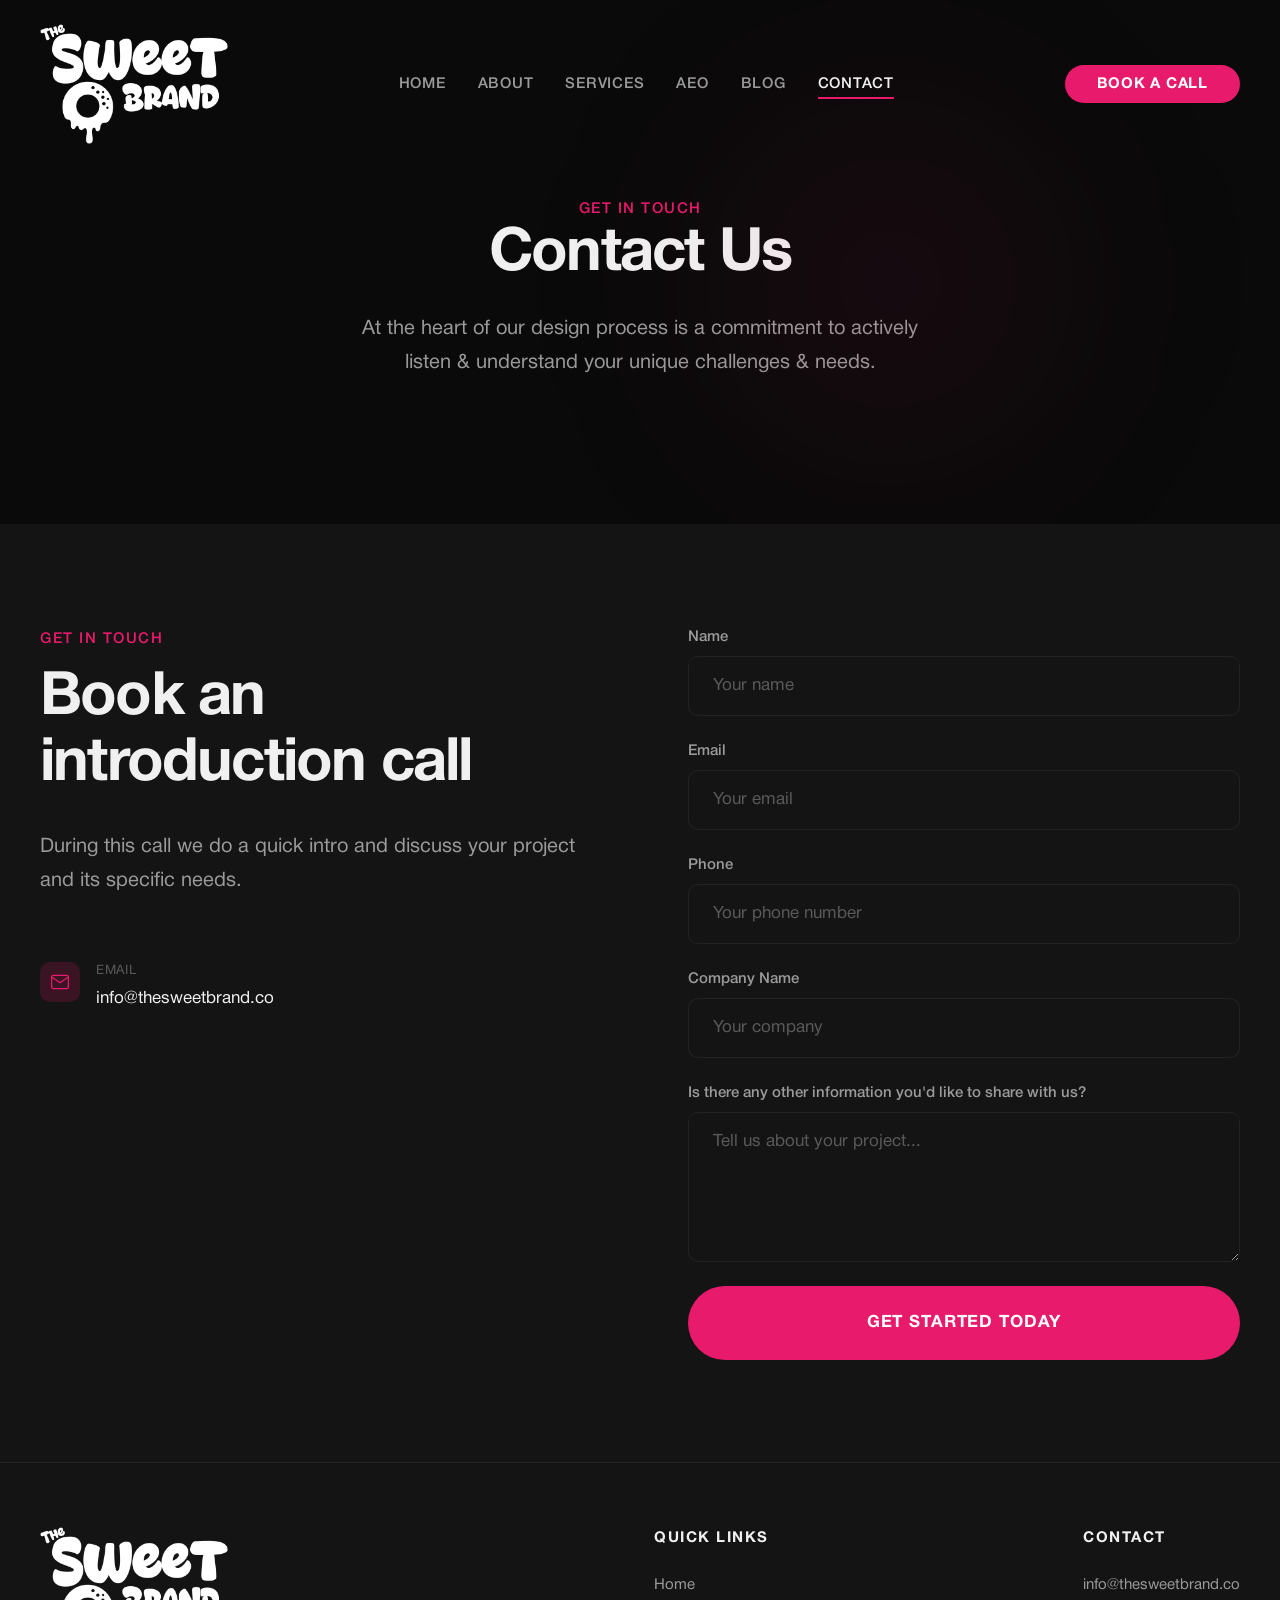
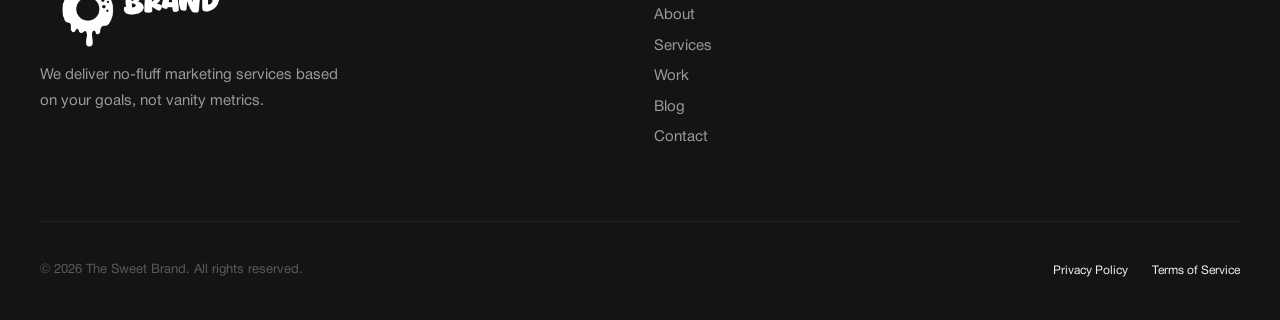
<file: contact.html>
<!DOCTYPE html>
<html lang="en">
<head>
  <meta charset="UTF-8">
  <meta name="viewport" content="width=device-width, initial-scale=1.0">
  <title class="meta-title">Contact | The Sweet Brand</title>
  <meta name="description" class="meta-description" content="Wanna start to collaborate? Let's chat about your sweet brand.">
  <meta property="og:title" class="og-title" content="Contact | The Sweet Brand">
  <meta property="og:description" class="og-description" content="Let's chat about your sweet brand.">
  <meta property="og:image" class="og-image" content="">
  <link rel="icon" type="image/png" href="images/favicon.png">
  <link rel="stylesheet" href="css/tokens.css?v=2"><link rel="stylesheet" href="css/reset.css?v=2"><link rel="stylesheet" href="css/global.css?v=2">
  <link rel="stylesheet" href="css/components.css?v=2"><link rel="stylesheet" href="css/pages.css?v=2"><link rel="stylesheet" href="css/animations.css?v=2">
  <meta name="head-custom-code">
<style id="loader-critical">#loader.loader{position:fixed;inset:0;background:#0a0a0a;z-index:10000;display:flex;align-items:center;justify-content:center;transition:opacity .45s ease,visibility .45s}
#loader.loader--hidden{opacity:0;visibility:hidden;pointer-events:none}
#loader .loader__mark{width:min(280px,72vw);height:auto;display:block;color:#ffffff;overflow:visible}
#loader .loader__frosting{color:#ffffff}
@media (prefers-reduced-motion:reduce){#loader .loader__drop{display:none}}</style>
</head>
<body>
  <div class="loader" id="loader" role="status" aria-live="polite" aria-label="Loading"><svg class="loader__mark" viewBox="0 0 560 414" role="img" aria-label="Loading The Sweet Brand">
  <path class="loader__wordmark" fill="currentColor" fill-rule="evenodd" d="M144.3 356.3C137.4 355 135.6 347.3 138.6 330.6C141.4 314.5 137.4 307.3 129 313.5C122.9 318 118.8 316.8 115.5 309.4C112.7 303 110.3 302.4 106.9 307.2C103.9 311.7 102.1 313 99 313C94.2 313 92.6 309.9 92 299.5C91.4 288.5 90.3 286.7 82.9 285C66.6 281.1 61.6 241.9 73.9 215.5C105.4 148.5 205.7 162.9 217.1 236C221 261 209 293.9 195.9 294.1C185.9 294.2 180.9 298.7 179.5 309.1C177.8 321.6 170.3 324 165.1 313.7C162.8 309.1 158.7 308.7 156.5 313.1C154.7 316.4 154.7 316.3 156.6 340.8C157.3 350.3 156.1 353.2 150.5 355.6C148.6 356.4 146.9 356.9 146.8 356.9C146.6 356.8 145.5 356.5 144.3 356.3ZM156.8 276C169.2 270.6 178.1 255.4 176.6 241.7C172.1 198.7 108.4 201.8 108.5 245C108.6 269.9 133.8 286 156.8 276ZM260.3 259.3C252.8 256.7 248.9 249.6 250.4 241.5C251 238.6 251.6 237.8 253.9 237.4C256.6 236.8 256.7 236.6 255.9 233.2C252.9 220.3 255.9 213.1 264.6 212.3C270 211.7 271.6 212.7 272.2 217C272.6 220.5 276.3 220.8 279.5 217.6C286.8 210.3 273.9 203.4 263.2 208.9C256.2 212.5 252 210.8 247.8 202.7C240.1 188 249.7 176.5 269.5 176.5C299.5 176.7 313.8 199.6 295.9 218.6L292.9 221.7L298.7 225.1C316.1 235.4 309.8 254.1 287 259.4C278.9 261.4 265.8 261.3 260.3 259.3ZM316.6 255.1C314.5 254.6 312.4 253.7 311.9 252.9C310.9 251.3 310.9 234.4 311.9 220C312.4 212.4 312.2 209.5 310.8 205.5C305 188.8 311.3 182.6 331.9 184.3C357 186.4 368.5 206.8 353.8 223.5C349.3 228.6 349.3 228.6 352.7 229.5C354.2 229.8 357.1 230.9 359.1 231.9L362.9 233.8L363.4 231.1C363.7 229.7 364.2 226.2 364.5 223.5C368.1 196.5 385.8 175 397.2 183.9C404.9 190 413 219.8 413 242.4C413 251.1 411.2 253 402.7 253C397.3 253 396.3 252 394.8 244.8L393.6 239L387 239C381.2 239 380.4 239.2 379.5 241.2C378.1 244.4 373.5 244.6 367.8 241.7L363.1 239.3L361.4 243.3C357.7 251.4 354.1 251.3 340.6 242.6C337.5 240.6 334.7 239 334.5 239C334.2 239 334 242.1 334 246C334 251.7 333.7 253.1 332.2 253.9C329.5 255.3 321.1 256 316.6 255.1ZM453.8 253C451.1 250.9 445.6 241 442 231.5C438.6 222.7 438.4 222.9 437.6 234.2C436.8 247.4 435.5 249.6 428.3 249.4C419 249.1 416.8 246.3 415.1 231.9C413.1 216.3 413.6 200 416.3 194.9C418.8 190.2 426.7 184 430.2 184C433.8 184 438.9 191.1 447.2 207.5C454.2 221.4 455.2 222.9 454.7 219C454.4 216.5 453.8 207.4 453.4 198.8L452.7 183.2L455.1 181.7C460.2 178.4 472.2 178.4 475.5 181.6C479 185.2 475 248.7 470.9 253.6C469 255.9 456.9 255.5 453.8 253ZM202.4 252.4C204.6 251.6 204.4 248.7 202 247.3C199.3 245.6 196.5 248.2 198 251.1C199.1 253.1 199.9 253.4 202.4 252.4ZM488.5 251.1C483.8 249.1 483.5 247.7 483.5 228.9C483.5 211.6 483.6 211.1 485.9 208.6L488.3 206.1L484.5 206.7C479.3 207.5 478 205.5 478 196.9C478 183.9 481.7 181 498 181.1C514.2 181.1 523.4 186 529.1 197.6C538.4 216.4 530.3 238.3 510.5 248.1C503.7 251.4 492.7 253 488.5 251.1ZM193.8 240.8C194.5 240.1 195 238.7 195 237.5C195 233 189.7 231.4 186.5 235C182.6 239.3 189.7 244.9 193.8 240.8ZM282.8 237.4C287.2 234.4 284.4 229.4 277.6 228.3L273.9 227.7L274.1 233.4C274.3 239 274.4 239 277.4 239C279.2 239 281.6 238.3 282.8 237.4ZM508.1 228.7C517.4 222.4 513.7 208.7 502 206.4C498.9 205.7 498.7 205.8 499.3 208.1C499.7 209.4 500 215.1 500 220.8C500 232.4 501 233.5 508.1 228.7ZM205.4 224.8C206.2 223.4 206.1 222.7 204.8 221.4C201.8 218.4 197.3 222.3 200 225.6C201.6 227.4 203.9 227.1 205.4 224.8ZM393 221.2C392.9 216.6 391.2 205.8 390.3 204.9C388.2 202.8 385.8 208.4 383.6 220.8L383.1 224L388 224C392.8 224 393 223.9 393 221.2ZM190.8 221.8C191.5 221.1 192 219.7 192 218.5C192 213.9 185.1 212.1 183 216.1C180.6 220.4 187.3 225.3 190.8 221.8ZM337.5 219.5C342 215.1 339.6 207 333.9 207C332.2 207 331.9 207.4 332.4 209.2C332.7 210.5 333 213.9 333 216.8C333 222.6 333.9 223.2 337.5 219.5ZM175.4 206.7C176.5 205.9 177.1 204.5 176.8 203C176.1 197.8 168 197.6 168 202.8C168 207.6 171.6 209.5 175.4 206.7ZM190.5 203C190.5 201.2 189.9 200.4 188.2 200.2C185.5 199.8 184.2 202.4 186 204.6C187.9 206.8 190.5 205.9 190.5 203ZM161 193C162.1 191.9 163 190.6 163 190C163 188.8 159.3 185 158.2 185C153.8 185 151.7 191 155.2 193.4C158.1 195.4 158.6 195.4 161 193ZM64.2 177C53.4 175 44.6 168.9 40.4 160.5C36.9 153.3 37.1 139.5 40.9 131.7C44.1 125.2 45.8 124.5 51.2 127.4C57.4 130.9 69.1 133 82 133C95.1 133 100 131.5 100 127.6C100 124.3 96.5 122.3 80 116C40.8 101 32.1 90.1 37.6 63.2C42.3 40.5 59.2 29 88 29C102.9 29 107.6 30.5 114.7 37.5C124.6 47.5 125.8 66.2 117.1 77C113.6 81.3 111.7 81.3 99.5 76.9C85.1 71.8 65 71.5 65 76.5C65 78.9 69.3 81 83.2 85.1C106.9 92.3 119.7 100.5 125.5 112.3C134.8 131.4 124.1 161.3 104.4 171.3C93.7 176.7 76.4 179.1 64.2 177ZM170.7 167C139.9 161.8 122.6 121 131.5 74.5C134.7 57.5 139.5 50 146.9 50C156.6 50 172.2 55.3 176.4 59.9C178.3 62 178.3 62.2 176.2 76.3C172.7 98.9 171.7 109.6 172.2 118C172.9 129.9 176.7 134.1 181.1 128C185.2 122.4 192.2 89.3 194 66.7C195.5 48.3 197.2 46.3 210.6 47.2C220.7 47.8 220.4 46.9 221.1 75.8C222 107.2 224.1 124 227.9 129.9C229.6 132.6 233.6 129.7 235.5 124.3C237.8 118.1 238.7 86.3 237.1 67.5C235.8 52.1 236.2 51.2 245.2 46.7C255.3 41.6 266.9 43.1 270.4 49.8C272.7 54.3 274 63.6 274 76.1C274 108.8 264.4 143.4 251.4 157.9C237.2 173.7 218 169.8 207.5 148.9L204.8 143.7L201.7 149.4C193.4 164.9 185.4 169.4 170.7 167ZM487.3 158.5C481 155.8 480.6 154.3 481.3 131.2C481.9 112.8 483.6 94.5 485.5 86.9L486.2 84.3L472.8 83.5C458.1 82.7 454.3 81.6 450.5 76.6C445.1 69.5 447.3 54.9 455 46.7L458.8 42.6L476.7 41.7C530.6 39.3 554.1 45.5 558.1 63.4C559.2 68.6 559.2 69.3 557.3 71.8C553.3 77.2 543.3 80.4 524.6 82.5L518.8 83.2L519.4 87.3C521.6 101 525 136.7 525 146.6C525 153.5 522.3 157.2 515.9 159C510.7 160.5 491.1 160.2 487.3 158.5ZM307.5 150.7C285.7 145.1 273.6 127 275.3 102.5C276.9 80.6 289.2 61 306.9 52.2C317.5 46.9 332.3 46.7 341 51.6C353.9 59 358.4 74.5 351.6 88.4C346.5 98.7 330.7 112.7 320.3 116C314.8 117.8 314.5 118.5 318.3 120.4C326.6 124.3 335.6 119.6 345.9 106C348.9 102.1 351.8 99 352.4 99C354.3 99 358.1 102.1 359.9 105.1L361.7 108L362.3 101.3C364.1 80 376.4 60.8 393.9 52.2C403.5 47.5 419.2 46.7 426.6 50.7C444.6 60.3 446.7 81.3 431.3 98.9C425.8 105.2 415.7 112.6 408.4 115.5C401.7 118.2 401.4 119.1 406.5 120.9C414.4 123.6 424.3 117.7 434.2 104.3C438.7 98.1 440.1 97.9 444.5 102.3C456.5 114.3 448 137.9 428.2 147.7C420.7 151.5 420.5 151.5 408.6 151.5C386.4 151.5 372.4 143.4 365.6 126.6L363.3 121L361.1 126.9C358 135.5 350.8 143 341.4 147.7C332.8 151.9 317.6 153.2 307.5 150.7ZM322.5 91.3C328.5 85.1 328.4 79.8 322.1 79.2C315.8 78.6 310.5 85.2 309.3 95.2L308.7 100.2L313.8 97.6C316.6 96.2 320.5 93.4 322.5 91.3ZM408.7 91.7C415.5 85.2 415.4 79 408.6 79C402.4 79 397.4 85.5 396.3 95.2L395.7 100.2L400.1 98C402.5 96.8 406.4 94 408.7 91.7ZM19.2 46.7C18.6 46 16.9 41.2 15.4 36C13.9 30.8 12.7 26.4 12.6 26.3C12.5 26.2 10.8 26.6 8.7 27.2C3.7 28.7 1.8 27.1 2.2 21.6L2.5 17.5L11.3 14.6C19 12 20.5 11.8 23.3 12.8C25.1 13.5 26.6 13.6 27 13.1C27.3 12.5 28.8 11.6 30.4 11C33.9 9.7 35.5 10.8 37.1 15.8C38.5 20.4 39.3 21.2 41.3 20.4C42.8 19.9 42.8 19.5 41.5 16.3C39.3 11.1 39.6 9.1 42.7 7.9C46.8 6.4 48.3 7.2 50.1 11.9L51.7 16.3L52.4 12.5C53.3 7.7 55.3 4.6 58.6 3.2C67 -0.7 72.1 7.2 66.5 15.5C65.1 17.5 64.5 19 65.2 18.8C65.9 18.6 67.2 17 68 15.2C69.6 11.8 70.9 11.3 72.8 13.2C75.8 16.2 73.3 23.2 68.5 25.5C61.7 28.7 56.8 27 53.9 20.7C51.6 15.6 51.6 16.1 53.6 24C55.3 30.9 55 33 52.1 33C50.4 33 46.7 29.5 45.8 27C45.6 26.5 44.5 26.3 43.2 26.6C41.1 27.2 41 27.6 41.6 32.2C42.3 37.5 41.4 39.2 38 38.3C36.4 37.9 28 21.8 28 19.1C28 18.6 26.3 19.3 24.1 20.6L20.3 23.2L24.9 33.7L29.5 44.2L27.1 46.1C24.4 48.3 20.7 48.6 19.2 46.7ZM63 11.3C63 8.9 60.5 10.4 60.2 13C59.9 15.1 60 15.2 61.4 14.1C62.3 13.4 63 12.1 63 11.3Z"/>
  <g class="loader__frosting" fill="currentColor" aria-hidden="true">
    <g class="loader__drop" transform="translate(146.8 354.0)">
      <g>
        <animateTransform attributeName="transform" type="translate" values="0 0;0 0;0 3;0 10;0 42;0 42;0 0" keyTimes="0;0.20;0.32;0.38;0.58;0.59;1" dur="1.15s" begin="0s" repeatCount="indefinite"/>
        <g transform="scale(0)">
          <animateTransform attributeName="transform" type="scale" values="0 0;1 1;1 1.18;1 1;0 0;0 0;0 0" keyTimes="0;0.20;0.32;0.38;0.58;0.59;1" dur="1.15s" begin="0s" repeatCount="indefinite"/>
          <path fill="currentColor" d="M0 0C-1.8 3.2-6.5 8.5-6.5 14.5A6.5 6.5 0 1 0 6.5 14.5C6.5 8.5 1.8 3.2 0 0Z"/>
        </g>
      </g>
    </g>
  </g>
</svg></div>
<script>(function(){var l=document.getElementById('loader');if(!l)return;var d=false;function hide(){if(d)return;d=true;l.classList.add('loader--hidden');}var reduce=window.matchMedia&&window.matchMedia('(prefers-reduced-motion: reduce)').matches;var dropEndMs=667;var minMs=reduce?600:dropEndMs;var maxMs=reduce?600:dropEndMs+400;var t0=Date.now();var origAdd=l.classList.add.bind(l.classList);l.classList.add=function(c){if(c==='loader--hidden'&&Date.now()-t0<minMs)return;return origAdd.apply(this,arguments);};if(reduce){l.querySelectorAll('animate,animateTransform').forEach(function(n){n.remove();});setTimeout(hide,600);return;}var ready=document.readyState!=='loading';function onReady(){ready=true;if(Date.now()-t0>=minMs)hide();}if(!ready)document.addEventListener('DOMContentLoaded',onReady);setTimeout(function(){if(ready)hide();},minMs);setTimeout(hide,maxMs);})();</script>
  <div class="scroll-progress" id="scrollProgress"></div>
  <div class="cursor" id="cursor"></div><div class="cursor-dot" id="cursorDot"></div>

  <nav class="nav" id="nav">
    <div class="nav__inner">
      <a href="index.html" class="nav__logo-link"><picture><source type="image/webp" srcset="images/sweet-brand-logo.webp"><img src="images/sweet-brand-logo.png" alt="The Sweet Brand" class="nav__logo site-logo" width="616" height="394"></picture></a>
      <div class="nav__links">
        <a href="index.html" class="nav__link nav-link">Home</a><a href="about.html" class="nav__link nav-link">About</a>
        <a href="services.html" class="nav__link nav-link">Services</a><a href="https://aeo.thesweetbrand.co" class="nav__link nav-link">AEO</a>
        <a href="blog.html" class="nav__link nav-link">Blog</a><a href="contact.html" class="nav__link nav__link--active nav-link">Contact</a>
      </div>
      <a href="contact.html" class="nav__cta magnetic nav-cta-link"><span class="nav-cta-text">Book a Call</span></a>
      <button class="nav__toggle" id="navToggle" aria-label="Toggle menu"><span></span><span></span><span></span></button>
    </div>
  </nav>
  <div class="nav__mobile" id="navMobile">
    <a href="index.html" class="nav__link">Home</a><a href="about.html" class="nav__link">About</a>
    <a href="services.html" class="nav__link">Services</a><a href="https://aeo.thesweetbrand.co" class="nav__link">AEO</a>
    <a href="blog.html" class="nav__link">Blog</a><a href="contact.html" class="nav__link">Contact</a>
    <a href="contact.html" class="btn btn--primary">Book a Call</a>
  </div>

  <!-- Page Hero -->
  <section class="page-hero section--dark">
    <div class="page-hero__bg-glow" data-parallax="-0.2"></div>
    <div class="container" data-reveal="fade-up">
      <span class="page-hero__tag contact-hero-tag">Contact</span>
      <h1 class="page-hero__title contact-hero-title">Wanna to start to collaborate?</h1>
      <p class="page-hero__description contact-hero-description">At the heart of our design process is a commitment to actively listen & understand your unique challenges & needs.</p>
    </div>
  </section>

  <!-- Contact Section -->
  <section class="section section--surface" id="contactSection" data-section-visibility="contact">
    <div class="container">
      <div class="contact-grid" data-reveal="fade-up">
        <!-- Info Side -->
        <div>
          <span class="section__tag">Get in Touch</span>
          <h2 class="section__title" style="margin-bottom: var(--space-xl);">Book an introduction call</h2>
          <p class="section__description" style="margin-bottom: var(--space-3xl);">During this call we do a quick intro and discuss your project and its specific needs.</p>
          <div class="contact-info__item">
            <div class="contact-info__icon"><svg width="20" height="20" viewBox="0 0 24 24" fill="none" stroke="currentColor" stroke-width="1.5"><path d="M4 4h16c1.1 0 2 .9 2 2v12c0 1.1-.9 2-2 2H4c-1.1 0-2-.9-2-2V6c0-1.1.9-2 2-2z"/><polyline points="22,6 12,13 2,6"/></svg></div>
            <div><div class="contact-info__label">Email</div><a href="mailto:info@thesweetbrand.co" class="contact-info__value contact-email">info@thesweetbrand.co</a></div>
          </div>
        </div>
        <!-- Form Side -->
        <div>
          <form class="form" id="contactForm" action="" method="POST">
            <div class="form__group">
              <label class="form__label" for="name">Name</label>
              <input class="form__input" type="text" id="name" name="name" placeholder="Your name" required>
            </div>
            <div class="form__group">
              <label class="form__label" for="email">Email</label>
              <input class="form__input" type="email" id="email" name="email" placeholder="Your email" required>
            </div>
            <div class="form__group">
              <label class="form__label" for="phone">Phone</label>
              <input class="form__input" type="tel" id="phone" name="phone" placeholder="Your phone number">
            </div>
            <div class="form__group">
              <label class="form__label" for="company">Company Name</label>
              <input class="form__input" type="text" id="company" name="company" placeholder="Your company">
            </div>
            <div class="form__group">
              <label class="form__label" for="message">Is there any other information you'd like to share with us?</label>
              <textarea class="form__textarea" id="message" name="message" placeholder="Tell us about your project..."></textarea>
            </div>
            <button type="submit" class="btn btn--primary btn--lg magnetic">Get Started Today</button>
          </form>
          <div class="form__success" id="formSuccess">Thank you! Your submission has been received!</div>
          <div class="form__error" id="formError">Oops! Something went wrong while submitting the form.</div>
        </div>
      </div>
    </div>
  </section>

  <!-- Footer -->
  <footer class="footer" id="footer">
    <div class="container">
      <div class="footer__inner">
        <div class="footer__brand"><picture><source type="image/webp" srcset="images/sweet-brand-logo.webp"><img src="images/sweet-brand-logo.png" alt="The Sweet Brand" class="nav__logo site-logo" width="616" height="394" style="margin-bottom:var(--space-md);"></picture><p class="footer__brand-description footer-description">We deliver no-fluff marketing services based on your goals, not vanity metrics.</p></div>
        <div class="footer__links-group"><h4>Quick Links</h4><a href="index.html">Home</a><a href="about.html">About</a><a href="services.html">Services</a><a href="work.html">Work</a><a href="blog.html">Blog</a><a href="contact.html">Contact</a></div>
        <div class="footer__links-group"><h4>Contact</h4><a href="mailto:info@thesweetbrand.co" class="footer-email">info@thesweetbrand.co</a></div>
      </div>
      <div class="footer__bottom">
        <p class="footer__copyright">&copy; <span id="currentYear"></span> <span class="footer-copyright-text">The Sweet Brand. All rights reserved.</span></p>
        <div class="footer__legal"><a href="privacy-policy.html">Privacy Policy</a><a href="terms.html" style="margin-left:var(--space-lg);">Terms of Service</a></div>
      </div>
    </div>
  </footer>
  <button class="back-to-top" id="backToTop" aria-label="Back to top">↑</button>
  <script src="js/content-loader.js?v=5"></script><script src="js/app.js?v=2"></script><script src="js/components.js?v=2"></script><script src="js/animations.js?v=2"></script>
  <meta name="body-custom-code">
</body>
</html>
</file>
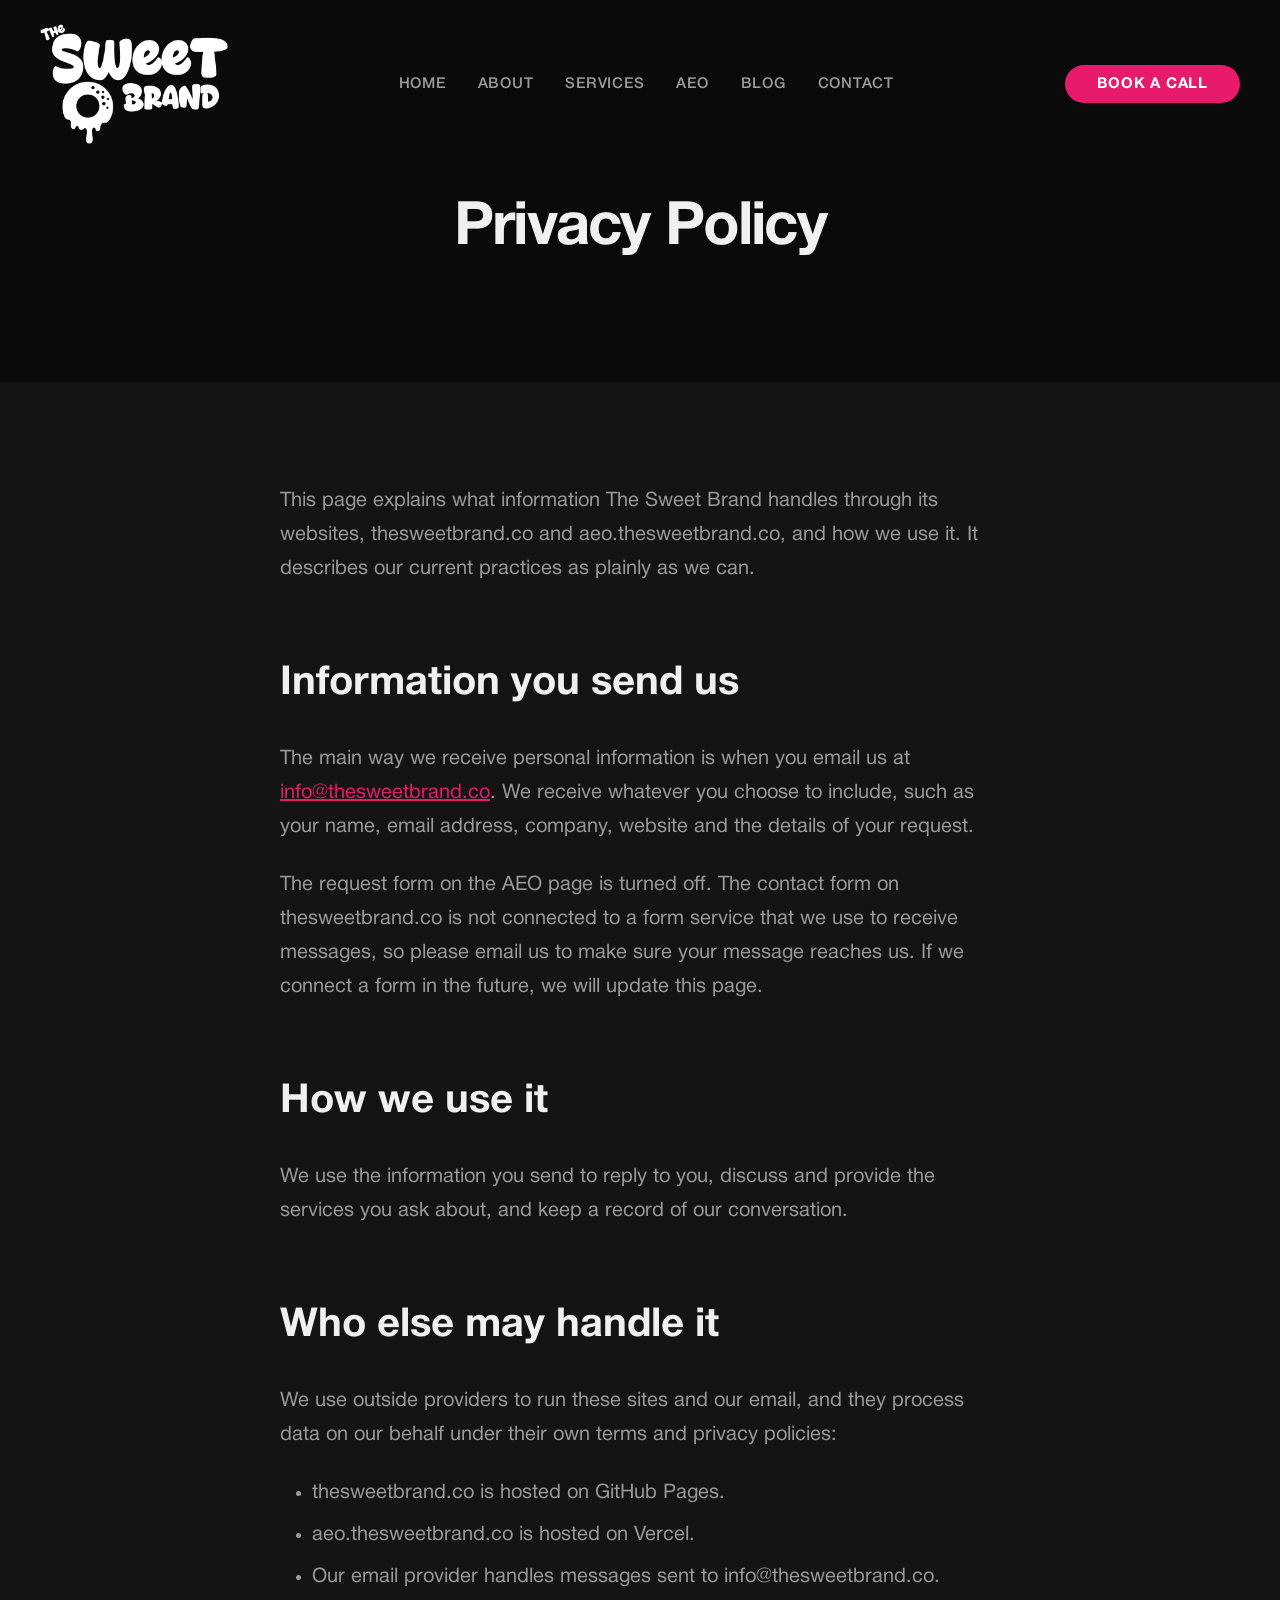
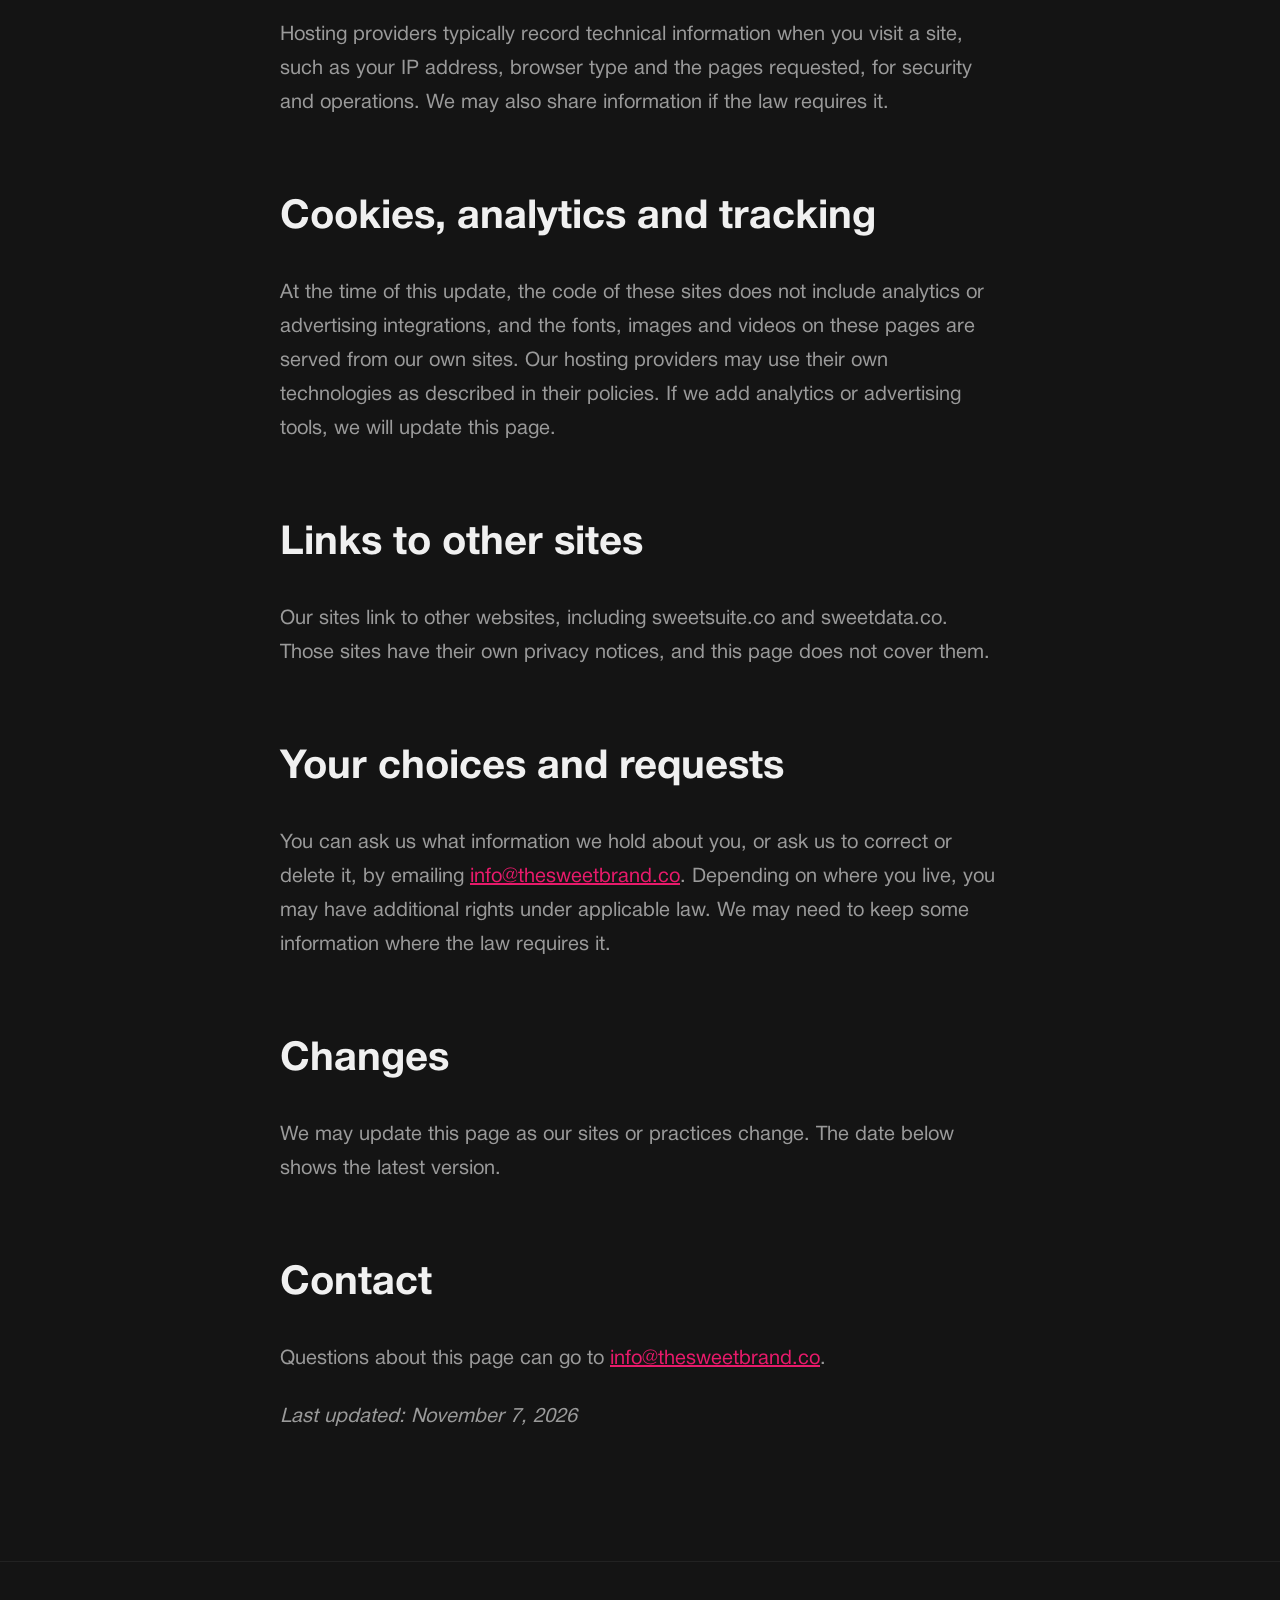
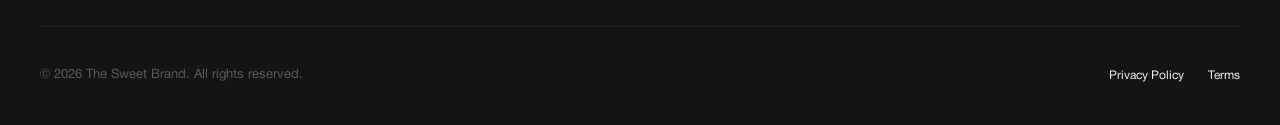
<file: privacy-policy.html>
<!DOCTYPE html>
<html lang="en">
<head>
  <meta charset="UTF-8">
  <meta name="viewport" content="width=device-width, initial-scale=1.0">
  <title>Privacy Policy | The Sweet Brand</title>
  <link rel="icon" type="image/png" href="images/favicon.png">
  <link rel="stylesheet" href="css/tokens.css?v=2"><link rel="stylesheet" href="css/reset.css?v=2"><link rel="stylesheet" href="css/global.css?v=2">
  <link rel="stylesheet" href="css/components.css?v=2"><link rel="stylesheet" href="css/pages.css?v=2"><link rel="stylesheet" href="css/animations.css?v=2">
</head>
<body>
  <div class="cursor" id="cursor"></div><div class="cursor-dot" id="cursorDot"></div>
  <nav class="nav" id="nav"><div class="nav__inner">
    <a href="index.html"><picture><source type="image/webp" srcset="images/sweet-brand-logo.webp"><img src="images/sweet-brand-logo.png" alt="The Sweet Brand" class="nav__logo site-logo" width="616" height="394"></picture></a>
    <div class="nav__links"><a href="index.html" class="nav__link">Home</a><a href="about.html" class="nav__link">About</a><a href="services.html" class="nav__link">Services</a><a href="https://aeo.thesweetbrand.co" class="nav__link">AEO</a><a href="blog.html" class="nav__link">Blog</a><a href="contact.html" class="nav__link">Contact</a></div>
    <a href="contact.html" class="nav__cta magnetic">Book a Call</a>
    <button class="nav__toggle" id="navToggle" aria-label="Toggle menu"><span></span><span></span><span></span></button>
  </div></nav>
  <div class="nav__mobile" id="navMobile"><a href="index.html" class="nav__link">Home</a><a href="about.html" class="nav__link">About</a><a href="services.html" class="nav__link">Services</a><a href="https://aeo.thesweetbrand.co" class="nav__link">AEO</a><a href="blog.html" class="nav__link">Blog</a><a href="contact.html" class="nav__link">Contact</a></div>

  <section class="page-hero section--dark">
    <div class="container" data-reveal="fade-up">
      <h1 class="page-hero__title">Privacy Policy</h1>
    </div>
  </section>
  <section class="section section--surface">
    <div class="container container--narrow blog-single__body" id="privacyContent">
      <p>This page explains what information The Sweet Brand handles through its websites, thesweetbrand.co and aeo.thesweetbrand.co, and how we use it. It describes our current practices as plainly as we can.</p>
      <h2>Information you send us</h2>
      <p>The main way we receive personal information is when you email us at <a href="mailto:info@thesweetbrand.co">info@thesweetbrand.co</a>. We receive whatever you choose to include, such as your name, email address, company, website and the details of your request.</p>
      <p>The request form on the AEO page is turned off. The contact form on thesweetbrand.co is not connected to a form service that we use to receive messages, so please email us to make sure your message reaches us. If we connect a form in the future, we will update this page.</p>
      <h2>How we use it</h2>
      <p>We use the information you send to reply to you, discuss and provide the services you ask about, and keep a record of our conversation.</p>
      <h2>Who else may handle it</h2>
      <p>We use outside providers to run these sites and our email, and they process data on our behalf under their own terms and privacy policies:</p>
      <ul>
        <li>thesweetbrand.co is hosted on GitHub Pages.</li>
        <li>aeo.thesweetbrand.co is hosted on Vercel.</li>
        <li>Our email provider handles messages sent to info@thesweetbrand.co.</li>
      </ul>
      <p>Hosting providers typically record technical information when you visit a site, such as your IP address, browser type and the pages requested, for security and operations. We may also share information if the law requires it.</p>
      <h2>Cookies, analytics and tracking</h2>
      <p>At the time of this update, the code of these sites does not include analytics or advertising integrations, and the fonts, images and videos on these pages are served from our own sites. Our hosting providers may use their own technologies as described in their policies. If we add analytics or advertising tools, we will update this page.</p>
      <h2>Links to other sites</h2>
      <p>Our sites link to other websites, including sweetsuite.co and sweetdata.co. Those sites have their own privacy notices, and this page does not cover them.</p>
      <h2>Your choices and requests</h2>
      <p>You can ask us what information we hold about you, or ask us to correct or delete it, by emailing <a href="mailto:info@thesweetbrand.co">info@thesweetbrand.co</a>. Depending on where you live, you may have additional rights under applicable law. We may need to keep some information where the law requires it.</p>
      <h2>Changes</h2>
      <p>We may update this page as our sites or practices change. The date below shows the latest version.</p>
      <h2>Contact</h2>
      <p>Questions about this page can go to <a href="mailto:info@thesweetbrand.co">info@thesweetbrand.co</a>.</p>
      <p><em>Last updated: November 7, 2026</em></p>
    </div>
  </section>

  <footer class="footer" id="footer"><div class="container"><div class="footer__bottom"><p class="footer__copyright">&copy; <span id="currentYear"></span> The Sweet Brand. All rights reserved.</p><div class="footer__legal"><a href="privacy-policy.html">Privacy Policy</a><a href="terms.html" style="margin-left:var(--space-lg);">Terms</a></div></div></div></footer>
  <script src="js/app.js?v=2"></script><script src="js/animations.js?v=2"></script>
</body>
</html>
</file>
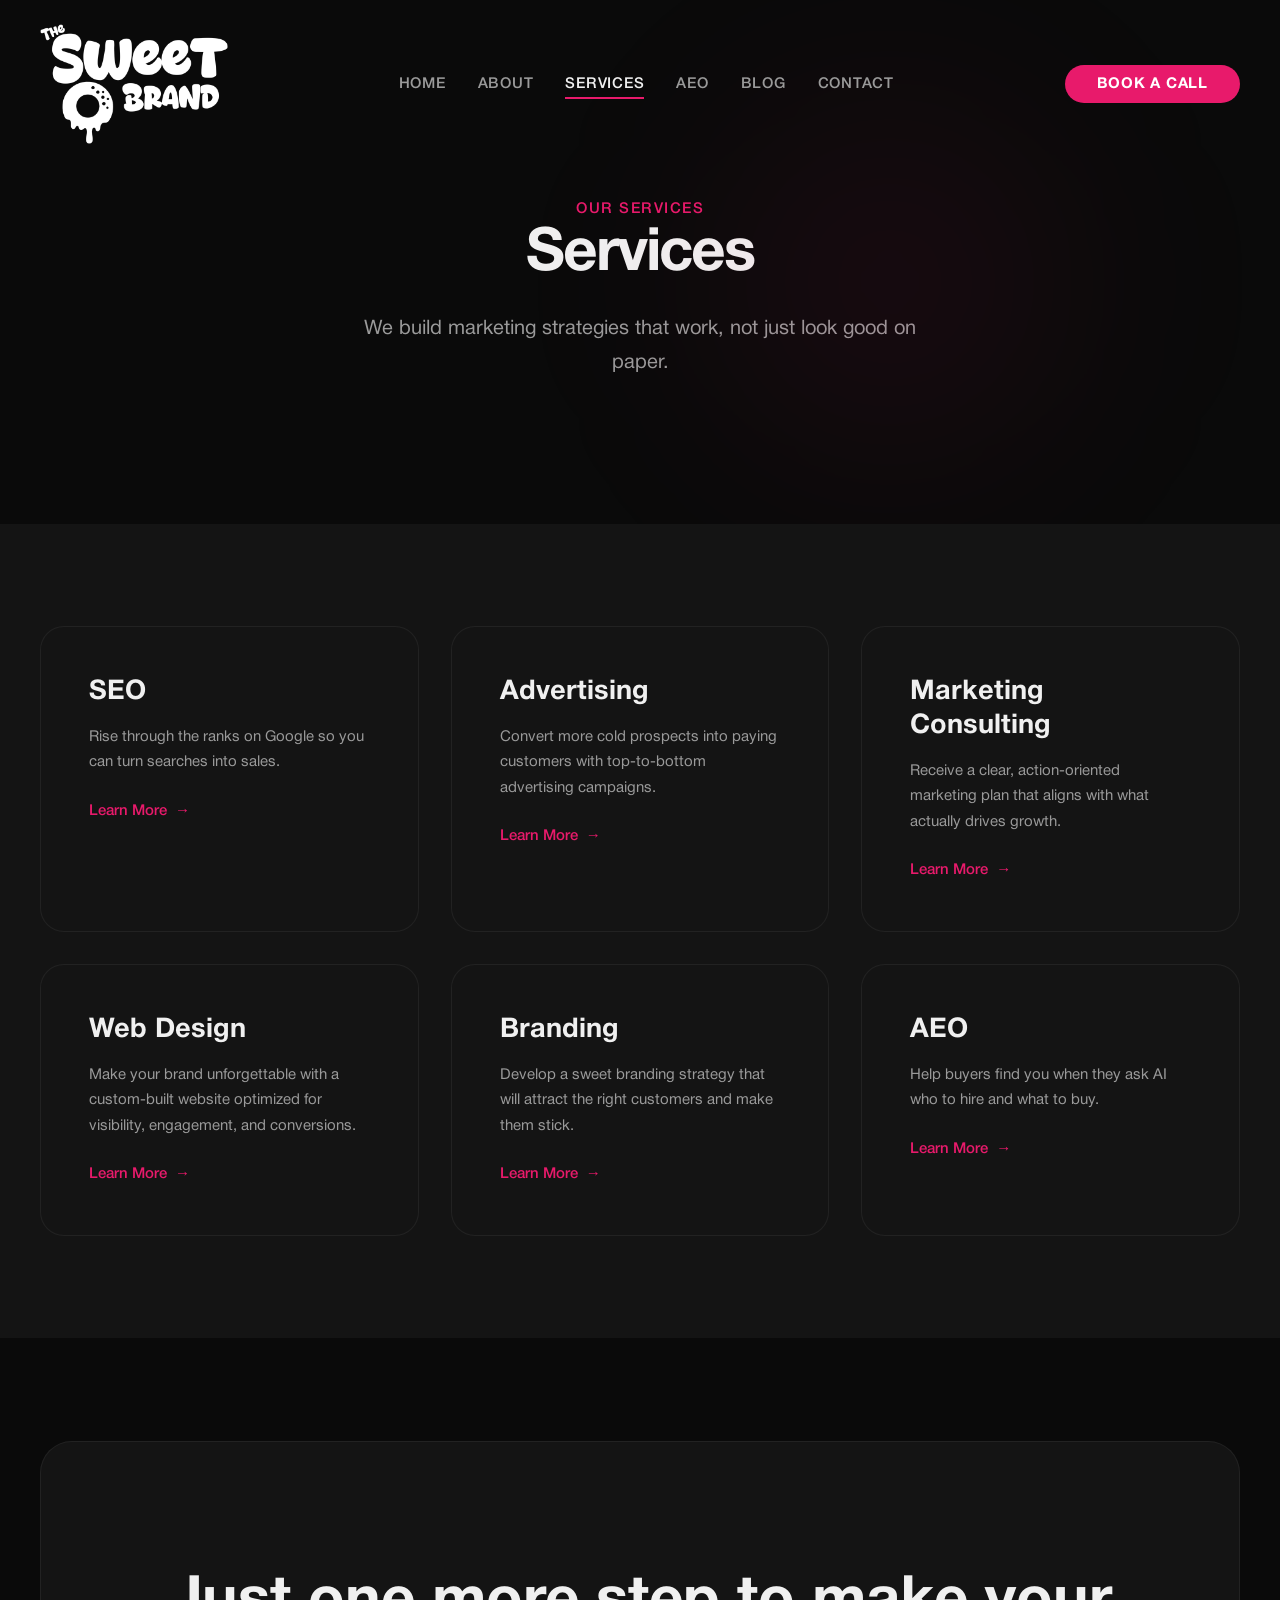
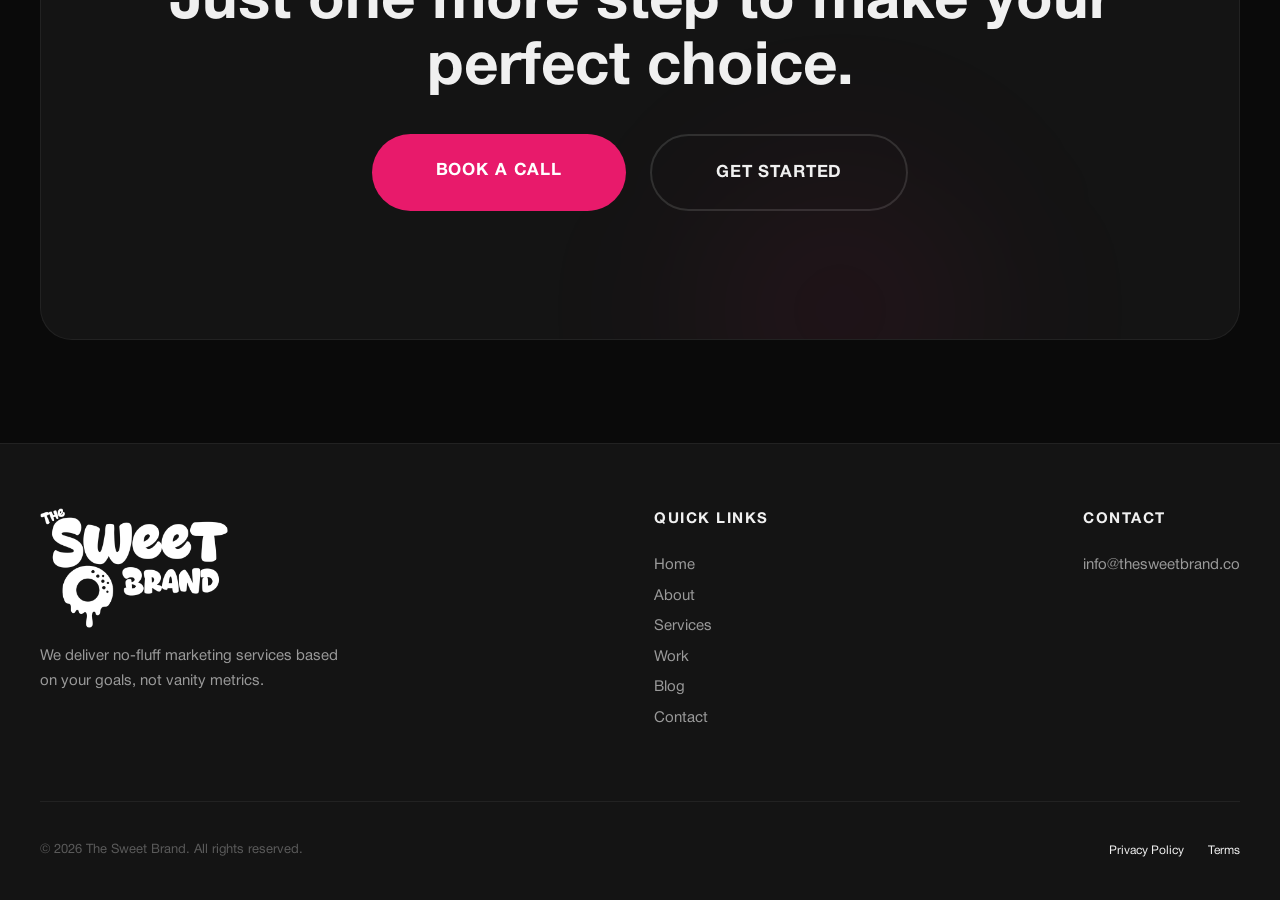
<file: services.html>
<!DOCTYPE html>
<html lang="en">
<head>
  <meta charset="UTF-8">
  <meta name="viewport" content="width=device-width, initial-scale=1.0">
  <title class="meta-title">Services | The Sweet Brand</title>
  <meta name="description" class="meta-description" content="Full-funnel digital marketing services for sweet brands.">
  <link rel="icon" type="image/png" href="images/favicon.png">
  <link rel="stylesheet" href="css/tokens.css?v=2"><link rel="stylesheet" href="css/reset.css?v=2"><link rel="stylesheet" href="css/global.css?v=2">
  <link rel="stylesheet" href="css/components.css?v=2"><link rel="stylesheet" href="css/pages.css?v=2"><link rel="stylesheet" href="css/animations.css?v=2">
<style id="loader-critical">#loader.loader{position:fixed;inset:0;background:#0a0a0a;z-index:10000;display:flex;align-items:center;justify-content:center;transition:opacity .45s ease,visibility .45s}
#loader.loader--hidden{opacity:0;visibility:hidden;pointer-events:none}
#loader .loader__mark{width:min(280px,72vw);height:auto;display:block;color:#ffffff;overflow:visible}
#loader .loader__frosting{color:#ffffff}
@media (prefers-reduced-motion:reduce){#loader .loader__drop{display:none}}</style>
</head>
<body>
  <div class="loader" id="loader" role="status" aria-live="polite" aria-label="Loading"><svg class="loader__mark" viewBox="0 0 560 414" role="img" aria-label="Loading The Sweet Brand">
  <path class="loader__wordmark" fill="currentColor" fill-rule="evenodd" d="M144.3 356.3C137.4 355 135.6 347.3 138.6 330.6C141.4 314.5 137.4 307.3 129 313.5C122.9 318 118.8 316.8 115.5 309.4C112.7 303 110.3 302.4 106.9 307.2C103.9 311.7 102.1 313 99 313C94.2 313 92.6 309.9 92 299.5C91.4 288.5 90.3 286.7 82.9 285C66.6 281.1 61.6 241.9 73.9 215.5C105.4 148.5 205.7 162.9 217.1 236C221 261 209 293.9 195.9 294.1C185.9 294.2 180.9 298.7 179.5 309.1C177.8 321.6 170.3 324 165.1 313.7C162.8 309.1 158.7 308.7 156.5 313.1C154.7 316.4 154.7 316.3 156.6 340.8C157.3 350.3 156.1 353.2 150.5 355.6C148.6 356.4 146.9 356.9 146.8 356.9C146.6 356.8 145.5 356.5 144.3 356.3ZM156.8 276C169.2 270.6 178.1 255.4 176.6 241.7C172.1 198.7 108.4 201.8 108.5 245C108.6 269.9 133.8 286 156.8 276ZM260.3 259.3C252.8 256.7 248.9 249.6 250.4 241.5C251 238.6 251.6 237.8 253.9 237.4C256.6 236.8 256.7 236.6 255.9 233.2C252.9 220.3 255.9 213.1 264.6 212.3C270 211.7 271.6 212.7 272.2 217C272.6 220.5 276.3 220.8 279.5 217.6C286.8 210.3 273.9 203.4 263.2 208.9C256.2 212.5 252 210.8 247.8 202.7C240.1 188 249.7 176.5 269.5 176.5C299.5 176.7 313.8 199.6 295.9 218.6L292.9 221.7L298.7 225.1C316.1 235.4 309.8 254.1 287 259.4C278.9 261.4 265.8 261.3 260.3 259.3ZM316.6 255.1C314.5 254.6 312.4 253.7 311.9 252.9C310.9 251.3 310.9 234.4 311.9 220C312.4 212.4 312.2 209.5 310.8 205.5C305 188.8 311.3 182.6 331.9 184.3C357 186.4 368.5 206.8 353.8 223.5C349.3 228.6 349.3 228.6 352.7 229.5C354.2 229.8 357.1 230.9 359.1 231.9L362.9 233.8L363.4 231.1C363.7 229.7 364.2 226.2 364.5 223.5C368.1 196.5 385.8 175 397.2 183.9C404.9 190 413 219.8 413 242.4C413 251.1 411.2 253 402.7 253C397.3 253 396.3 252 394.8 244.8L393.6 239L387 239C381.2 239 380.4 239.2 379.5 241.2C378.1 244.4 373.5 244.6 367.8 241.7L363.1 239.3L361.4 243.3C357.7 251.4 354.1 251.3 340.6 242.6C337.5 240.6 334.7 239 334.5 239C334.2 239 334 242.1 334 246C334 251.7 333.7 253.1 332.2 253.9C329.5 255.3 321.1 256 316.6 255.1ZM453.8 253C451.1 250.9 445.6 241 442 231.5C438.6 222.7 438.4 222.9 437.6 234.2C436.8 247.4 435.5 249.6 428.3 249.4C419 249.1 416.8 246.3 415.1 231.9C413.1 216.3 413.6 200 416.3 194.9C418.8 190.2 426.7 184 430.2 184C433.8 184 438.9 191.1 447.2 207.5C454.2 221.4 455.2 222.9 454.7 219C454.4 216.5 453.8 207.4 453.4 198.8L452.7 183.2L455.1 181.7C460.2 178.4 472.2 178.4 475.5 181.6C479 185.2 475 248.7 470.9 253.6C469 255.9 456.9 255.5 453.8 253ZM202.4 252.4C204.6 251.6 204.4 248.7 202 247.3C199.3 245.6 196.5 248.2 198 251.1C199.1 253.1 199.9 253.4 202.4 252.4ZM488.5 251.1C483.8 249.1 483.5 247.7 483.5 228.9C483.5 211.6 483.6 211.1 485.9 208.6L488.3 206.1L484.5 206.7C479.3 207.5 478 205.5 478 196.9C478 183.9 481.7 181 498 181.1C514.2 181.1 523.4 186 529.1 197.6C538.4 216.4 530.3 238.3 510.5 248.1C503.7 251.4 492.7 253 488.5 251.1ZM193.8 240.8C194.5 240.1 195 238.7 195 237.5C195 233 189.7 231.4 186.5 235C182.6 239.3 189.7 244.9 193.8 240.8ZM282.8 237.4C287.2 234.4 284.4 229.4 277.6 228.3L273.9 227.7L274.1 233.4C274.3 239 274.4 239 277.4 239C279.2 239 281.6 238.3 282.8 237.4ZM508.1 228.7C517.4 222.4 513.7 208.7 502 206.4C498.9 205.7 498.7 205.8 499.3 208.1C499.7 209.4 500 215.1 500 220.8C500 232.4 501 233.5 508.1 228.7ZM205.4 224.8C206.2 223.4 206.1 222.7 204.8 221.4C201.8 218.4 197.3 222.3 200 225.6C201.6 227.4 203.9 227.1 205.4 224.8ZM393 221.2C392.9 216.6 391.2 205.8 390.3 204.9C388.2 202.8 385.8 208.4 383.6 220.8L383.1 224L388 224C392.8 224 393 223.9 393 221.2ZM190.8 221.8C191.5 221.1 192 219.7 192 218.5C192 213.9 185.1 212.1 183 216.1C180.6 220.4 187.3 225.3 190.8 221.8ZM337.5 219.5C342 215.1 339.6 207 333.9 207C332.2 207 331.9 207.4 332.4 209.2C332.7 210.5 333 213.9 333 216.8C333 222.6 333.9 223.2 337.5 219.5ZM175.4 206.7C176.5 205.9 177.1 204.5 176.8 203C176.1 197.8 168 197.6 168 202.8C168 207.6 171.6 209.5 175.4 206.7ZM190.5 203C190.5 201.2 189.9 200.4 188.2 200.2C185.5 199.8 184.2 202.4 186 204.6C187.9 206.8 190.5 205.9 190.5 203ZM161 193C162.1 191.9 163 190.6 163 190C163 188.8 159.3 185 158.2 185C153.8 185 151.7 191 155.2 193.4C158.1 195.4 158.6 195.4 161 193ZM64.2 177C53.4 175 44.6 168.9 40.4 160.5C36.9 153.3 37.1 139.5 40.9 131.7C44.1 125.2 45.8 124.5 51.2 127.4C57.4 130.9 69.1 133 82 133C95.1 133 100 131.5 100 127.6C100 124.3 96.5 122.3 80 116C40.8 101 32.1 90.1 37.6 63.2C42.3 40.5 59.2 29 88 29C102.9 29 107.6 30.5 114.7 37.5C124.6 47.5 125.8 66.2 117.1 77C113.6 81.3 111.7 81.3 99.5 76.9C85.1 71.8 65 71.5 65 76.5C65 78.9 69.3 81 83.2 85.1C106.9 92.3 119.7 100.5 125.5 112.3C134.8 131.4 124.1 161.3 104.4 171.3C93.7 176.7 76.4 179.1 64.2 177ZM170.7 167C139.9 161.8 122.6 121 131.5 74.5C134.7 57.5 139.5 50 146.9 50C156.6 50 172.2 55.3 176.4 59.9C178.3 62 178.3 62.2 176.2 76.3C172.7 98.9 171.7 109.6 172.2 118C172.9 129.9 176.7 134.1 181.1 128C185.2 122.4 192.2 89.3 194 66.7C195.5 48.3 197.2 46.3 210.6 47.2C220.7 47.8 220.4 46.9 221.1 75.8C222 107.2 224.1 124 227.9 129.9C229.6 132.6 233.6 129.7 235.5 124.3C237.8 118.1 238.7 86.3 237.1 67.5C235.8 52.1 236.2 51.2 245.2 46.7C255.3 41.6 266.9 43.1 270.4 49.8C272.7 54.3 274 63.6 274 76.1C274 108.8 264.4 143.4 251.4 157.9C237.2 173.7 218 169.8 207.5 148.9L204.8 143.7L201.7 149.4C193.4 164.9 185.4 169.4 170.7 167ZM487.3 158.5C481 155.8 480.6 154.3 481.3 131.2C481.9 112.8 483.6 94.5 485.5 86.9L486.2 84.3L472.8 83.5C458.1 82.7 454.3 81.6 450.5 76.6C445.1 69.5 447.3 54.9 455 46.7L458.8 42.6L476.7 41.7C530.6 39.3 554.1 45.5 558.1 63.4C559.2 68.6 559.2 69.3 557.3 71.8C553.3 77.2 543.3 80.4 524.6 82.5L518.8 83.2L519.4 87.3C521.6 101 525 136.7 525 146.6C525 153.5 522.3 157.2 515.9 159C510.7 160.5 491.1 160.2 487.3 158.5ZM307.5 150.7C285.7 145.1 273.6 127 275.3 102.5C276.9 80.6 289.2 61 306.9 52.2C317.5 46.9 332.3 46.7 341 51.6C353.9 59 358.4 74.5 351.6 88.4C346.5 98.7 330.7 112.7 320.3 116C314.8 117.8 314.5 118.5 318.3 120.4C326.6 124.3 335.6 119.6 345.9 106C348.9 102.1 351.8 99 352.4 99C354.3 99 358.1 102.1 359.9 105.1L361.7 108L362.3 101.3C364.1 80 376.4 60.8 393.9 52.2C403.5 47.5 419.2 46.7 426.6 50.7C444.6 60.3 446.7 81.3 431.3 98.9C425.8 105.2 415.7 112.6 408.4 115.5C401.7 118.2 401.4 119.1 406.5 120.9C414.4 123.6 424.3 117.7 434.2 104.3C438.7 98.1 440.1 97.9 444.5 102.3C456.5 114.3 448 137.9 428.2 147.7C420.7 151.5 420.5 151.5 408.6 151.5C386.4 151.5 372.4 143.4 365.6 126.6L363.3 121L361.1 126.9C358 135.5 350.8 143 341.4 147.7C332.8 151.9 317.6 153.2 307.5 150.7ZM322.5 91.3C328.5 85.1 328.4 79.8 322.1 79.2C315.8 78.6 310.5 85.2 309.3 95.2L308.7 100.2L313.8 97.6C316.6 96.2 320.5 93.4 322.5 91.3ZM408.7 91.7C415.5 85.2 415.4 79 408.6 79C402.4 79 397.4 85.5 396.3 95.2L395.7 100.2L400.1 98C402.5 96.8 406.4 94 408.7 91.7ZM19.2 46.7C18.6 46 16.9 41.2 15.4 36C13.9 30.8 12.7 26.4 12.6 26.3C12.5 26.2 10.8 26.6 8.7 27.2C3.7 28.7 1.8 27.1 2.2 21.6L2.5 17.5L11.3 14.6C19 12 20.5 11.8 23.3 12.8C25.1 13.5 26.6 13.6 27 13.1C27.3 12.5 28.8 11.6 30.4 11C33.9 9.7 35.5 10.8 37.1 15.8C38.5 20.4 39.3 21.2 41.3 20.4C42.8 19.9 42.8 19.5 41.5 16.3C39.3 11.1 39.6 9.1 42.7 7.9C46.8 6.4 48.3 7.2 50.1 11.9L51.7 16.3L52.4 12.5C53.3 7.7 55.3 4.6 58.6 3.2C67 -0.7 72.1 7.2 66.5 15.5C65.1 17.5 64.5 19 65.2 18.8C65.9 18.6 67.2 17 68 15.2C69.6 11.8 70.9 11.3 72.8 13.2C75.8 16.2 73.3 23.2 68.5 25.5C61.7 28.7 56.8 27 53.9 20.7C51.6 15.6 51.6 16.1 53.6 24C55.3 30.9 55 33 52.1 33C50.4 33 46.7 29.5 45.8 27C45.6 26.5 44.5 26.3 43.2 26.6C41.1 27.2 41 27.6 41.6 32.2C42.3 37.5 41.4 39.2 38 38.3C36.4 37.9 28 21.8 28 19.1C28 18.6 26.3 19.3 24.1 20.6L20.3 23.2L24.9 33.7L29.5 44.2L27.1 46.1C24.4 48.3 20.7 48.6 19.2 46.7ZM63 11.3C63 8.9 60.5 10.4 60.2 13C59.9 15.1 60 15.2 61.4 14.1C62.3 13.4 63 12.1 63 11.3Z"/>
  <g class="loader__frosting" fill="currentColor" aria-hidden="true">
    <g class="loader__drop" transform="translate(146.8 354.0)">
      <g>
        <animateTransform attributeName="transform" type="translate" values="0 0;0 0;0 3;0 10;0 42;0 42;0 0" keyTimes="0;0.20;0.32;0.38;0.58;0.59;1" dur="1.15s" begin="0s" repeatCount="indefinite"/>
        <g transform="scale(0)">
          <animateTransform attributeName="transform" type="scale" values="0 0;1 1;1 1.18;1 1;0 0;0 0;0 0" keyTimes="0;0.20;0.32;0.38;0.58;0.59;1" dur="1.15s" begin="0s" repeatCount="indefinite"/>
          <path fill="currentColor" d="M0 0C-1.8 3.2-6.5 8.5-6.5 14.5A6.5 6.5 0 1 0 6.5 14.5C6.5 8.5 1.8 3.2 0 0Z"/>
        </g>
      </g>
    </g>
  </g>
</svg></div>
<script>(function(){var l=document.getElementById('loader');if(!l)return;var d=false;function hide(){if(d)return;d=true;l.classList.add('loader--hidden');}var reduce=window.matchMedia&&window.matchMedia('(prefers-reduced-motion: reduce)').matches;var dropEndMs=667;var minMs=reduce?600:dropEndMs;var maxMs=reduce?600:dropEndMs+400;var t0=Date.now();var origAdd=l.classList.add.bind(l.classList);l.classList.add=function(c){if(c==='loader--hidden'&&Date.now()-t0<minMs)return;return origAdd.apply(this,arguments);};if(reduce){l.querySelectorAll('animate,animateTransform').forEach(function(n){n.remove();});setTimeout(hide,600);return;}var ready=document.readyState!=='loading';function onReady(){ready=true;if(Date.now()-t0>=minMs)hide();}if(!ready)document.addEventListener('DOMContentLoaded',onReady);setTimeout(function(){if(ready)hide();},minMs);setTimeout(hide,maxMs);})();</script>
  <div class="scroll-progress" id="scrollProgress"></div>
  <div class="cursor" id="cursor"></div><div class="cursor-dot" id="cursorDot"></div>

  <nav class="nav" id="nav"><div class="nav__inner">
    <a href="index.html"><picture><source type="image/webp" srcset="images/sweet-brand-logo.webp"><img src="images/sweet-brand-logo.png" alt="The Sweet Brand" class="nav__logo site-logo" width="616" height="394"></picture></a>
    <div class="nav__links"><a href="index.html" class="nav__link">Home</a><a href="about.html" class="nav__link">About</a><a href="services.html" class="nav__link nav__link--active">Services</a><a href="https://aeo.thesweetbrand.co" class="nav__link">AEO</a><a href="blog.html" class="nav__link">Blog</a><a href="contact.html" class="nav__link">Contact</a></div>
    <a href="contact.html" class="nav__cta magnetic">Book a Call</a>
    <button class="nav__toggle" id="navToggle" aria-label="Toggle menu"><span></span><span></span><span></span></button>
  </div></nav>
  <div class="nav__mobile" id="navMobile"><a href="index.html" class="nav__link">Home</a><a href="about.html" class="nav__link">About</a><a href="services.html" class="nav__link">Services</a><a href="https://aeo.thesweetbrand.co" class="nav__link">AEO</a><a href="blog.html" class="nav__link">Blog</a><a href="contact.html" class="nav__link">Contact</a><a href="contact.html" class="btn btn--primary">Book a Call</a></div>

  <section class="page-hero section--dark">
    <div class="page-hero__bg-glow" data-parallax="-0.2"></div>
    <div class="container" data-reveal="fade-up">
      <span class="page-hero__tag services-hero-tag">Our Services</span>
      <h1 class="page-hero__title services-hero-title">Full-funnel marketing solutions for growing brands.</h1>
      <p class="page-hero__description services-hero-description">We build marketing strategies that work, not just look good on paper.</p>
    </div>
  </section>

  <section class="section section--surface" id="servicesList" data-section-visibility="services">
    <div class="container">
      <div class="services-grid" id="servicesFullGrid" data-reveal-stagger>
        <!-- Populated by content-loader.js from services array -->
      </div>
    </div>
  </section>

  <!-- CTA -->
  <section class="section section--dark"><div class="container"><div class="cta-section" data-reveal="scale"><div class="cta-section__glow" data-parallax="-0.1"></div><h2 class="cta-section__title cta-title">Ready to grow your brand?</h2><div class="cta-section__buttons"><a href="contact.html" class="btn btn--primary btn--lg magnetic">Book a Call</a><a href="contact.html" class="btn btn--outline btn--lg magnetic">Get Started</a></div></div></div></section>

  <footer class="footer" id="footer"><div class="container"><div class="footer__inner"><div class="footer__brand"><picture><source type="image/webp" srcset="images/sweet-brand-logo.webp"><img src="images/sweet-brand-logo.png" alt="The Sweet Brand" class="nav__logo" width="616" height="394" style="margin-bottom:var(--space-md);"></picture><p class="footer__brand-description footer-description">We deliver no-fluff marketing services based on your goals, not vanity metrics.</p></div><div class="footer__links-group"><h4>Quick Links</h4><a href="index.html">Home</a><a href="about.html">About</a><a href="services.html">Services</a><a href="work.html">Work</a><a href="blog.html">Blog</a><a href="contact.html">Contact</a></div><div class="footer__links-group"><h4>Contact</h4><a href="mailto:info@thesweetbrand.co">info@thesweetbrand.co</a></div></div><div class="footer__bottom"><p class="footer__copyright">&copy; <span id="currentYear"></span> The Sweet Brand. All rights reserved.</p><div class="footer__legal"><a href="privacy-policy.html">Privacy Policy</a><a href="terms.html" style="margin-left:var(--space-lg);">Terms</a></div></div></div></footer>
  <button class="back-to-top" id="backToTop" aria-label="Back to top">↑</button>
  <script src="js/content-loader.js?v=5"></script><script src="js/app.js?v=2"></script><script src="js/components.js?v=2"></script><script src="js/animations.js?v=2"></script>
</body>
</html>
</file>
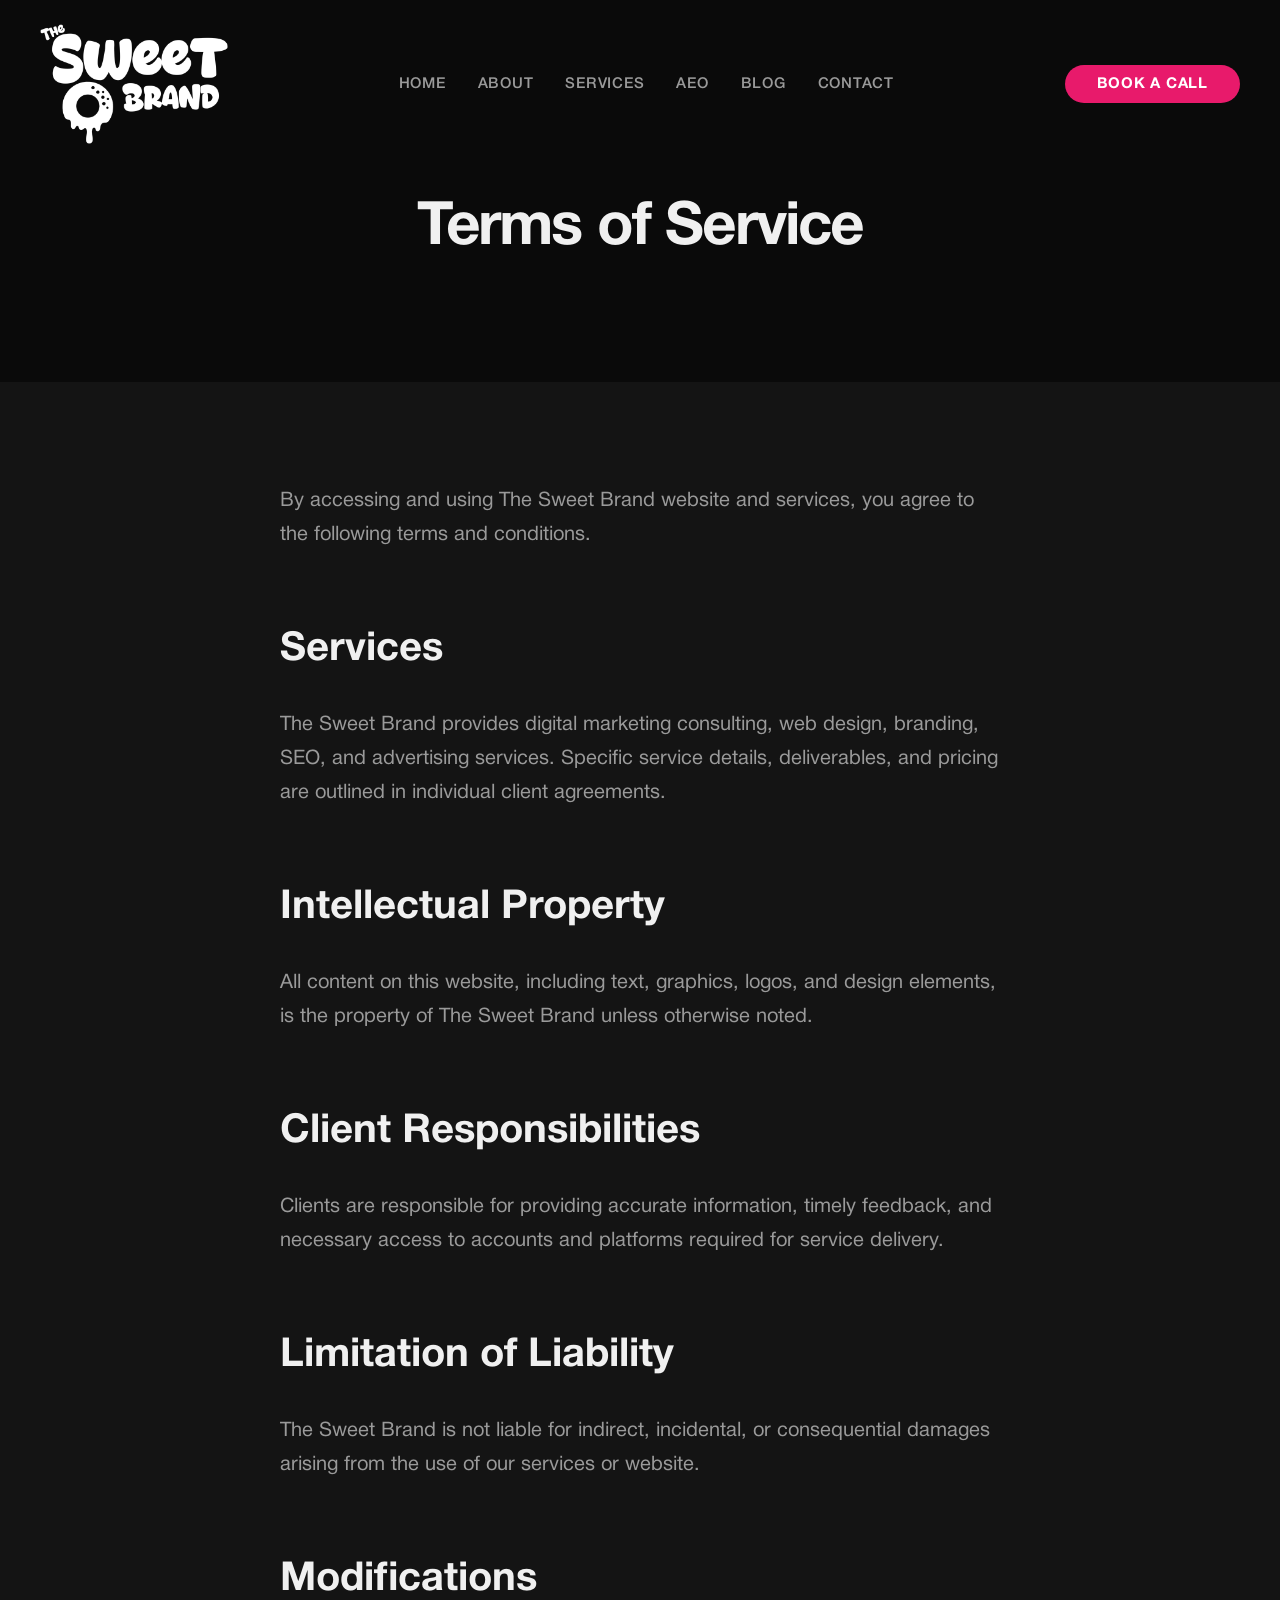
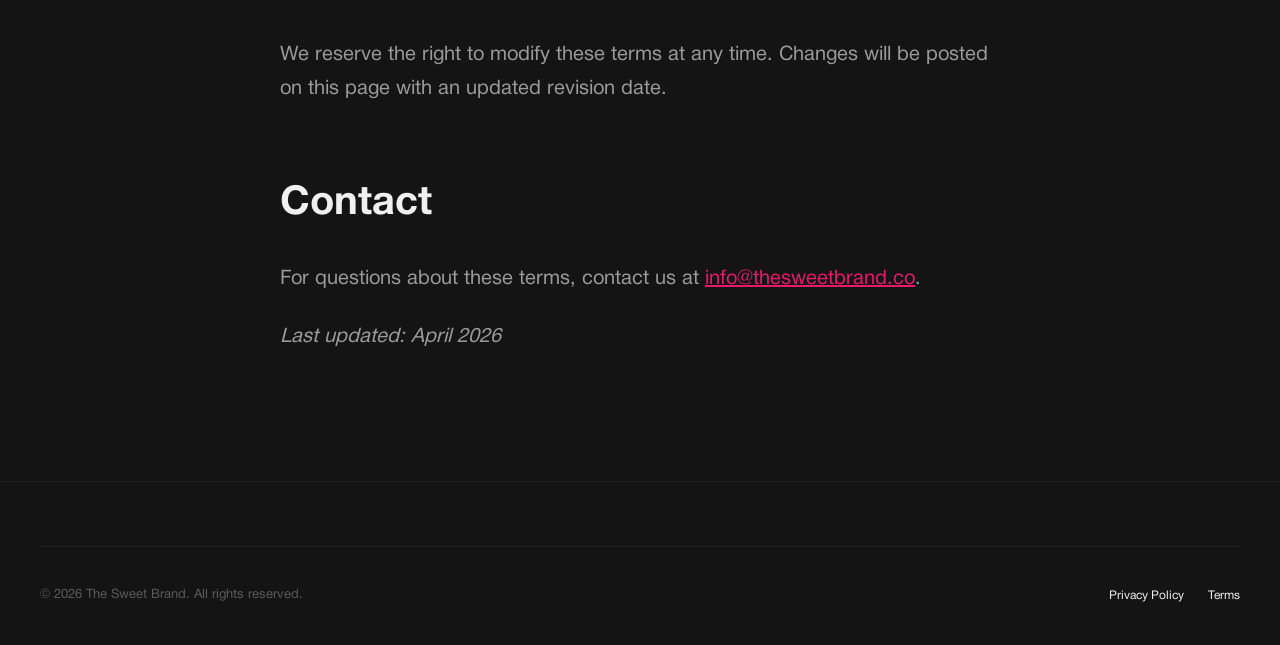
<file: terms.html>
<!DOCTYPE html>
<html lang="en">
<head>
  <meta charset="UTF-8">
  <meta name="viewport" content="width=device-width, initial-scale=1.0">
  <title>Terms of Service | The Sweet Brand</title>
  <link rel="icon" type="image/png" href="images/favicon.png">
  <link rel="stylesheet" href="css/tokens.css?v=2"><link rel="stylesheet" href="css/reset.css?v=2"><link rel="stylesheet" href="css/global.css?v=2">
  <link rel="stylesheet" href="css/components.css?v=2"><link rel="stylesheet" href="css/pages.css?v=2"><link rel="stylesheet" href="css/animations.css?v=2">
</head>
<body>
  <div class="cursor" id="cursor"></div><div class="cursor-dot" id="cursorDot"></div>
  <nav class="nav" id="nav"><div class="nav__inner">
    <a href="index.html"><picture><source type="image/webp" srcset="images/sweet-brand-logo.webp"><img src="images/sweet-brand-logo.png" alt="The Sweet Brand" class="nav__logo site-logo" width="616" height="394"></picture></a>
    <div class="nav__links"><a href="index.html" class="nav__link">Home</a><a href="about.html" class="nav__link">About</a><a href="services.html" class="nav__link">Services</a><a href="https://aeo.thesweetbrand.co" class="nav__link">AEO</a><a href="blog.html" class="nav__link">Blog</a><a href="contact.html" class="nav__link">Contact</a></div>
    <a href="contact.html" class="nav__cta magnetic">Book a Call</a>
    <button class="nav__toggle" id="navToggle" aria-label="Toggle menu"><span></span><span></span><span></span></button>
  </div></nav>
  <div class="nav__mobile" id="navMobile"><a href="index.html" class="nav__link">Home</a><a href="about.html" class="nav__link">About</a><a href="services.html" class="nav__link">Services</a><a href="https://aeo.thesweetbrand.co" class="nav__link">AEO</a><a href="blog.html" class="nav__link">Blog</a><a href="contact.html" class="nav__link">Contact</a></div>

  <section class="page-hero section--dark">
    <div class="container" data-reveal="fade-up">
      <h1 class="page-hero__title">Terms of Service</h1>
    </div>
  </section>
  <section class="section section--surface">
    <div class="container container--narrow blog-single__body" id="termsContent">
      <p>By accessing and using The Sweet Brand website and services, you agree to the following terms and conditions.</p>
      <h2>Services</h2>
      <p>The Sweet Brand provides digital marketing consulting, web design, branding, SEO, and advertising services. Specific service details, deliverables, and pricing are outlined in individual client agreements.</p>
      <h2>Intellectual Property</h2>
      <p>All content on this website, including text, graphics, logos, and design elements, is the property of The Sweet Brand unless otherwise noted.</p>
      <h2>Client Responsibilities</h2>
      <p>Clients are responsible for providing accurate information, timely feedback, and necessary access to accounts and platforms required for service delivery.</p>
      <h2>Limitation of Liability</h2>
      <p>The Sweet Brand is not liable for indirect, incidental, or consequential damages arising from the use of our services or website.</p>
      <h2>Modifications</h2>
      <p>We reserve the right to modify these terms at any time. Changes will be posted on this page with an updated revision date.</p>
      <h2>Contact</h2>
      <p>For questions about these terms, contact us at <a href="mailto:info@thesweetbrand.co">info@thesweetbrand.co</a>.</p>
      <p><em>Last updated: April 2026</em></p>
    </div>
  </section>

  <footer class="footer" id="footer"><div class="container"><div class="footer__bottom"><p class="footer__copyright">&copy; <span id="currentYear"></span> The Sweet Brand. All rights reserved.</p><div class="footer__legal"><a href="privacy-policy.html">Privacy Policy</a><a href="terms.html" style="margin-left:var(--space-lg);">Terms</a></div></div></div></footer>
  <script src="js/app.js?v=2"></script><script src="js/animations.js?v=2"></script>
</body>
</html>
</file>
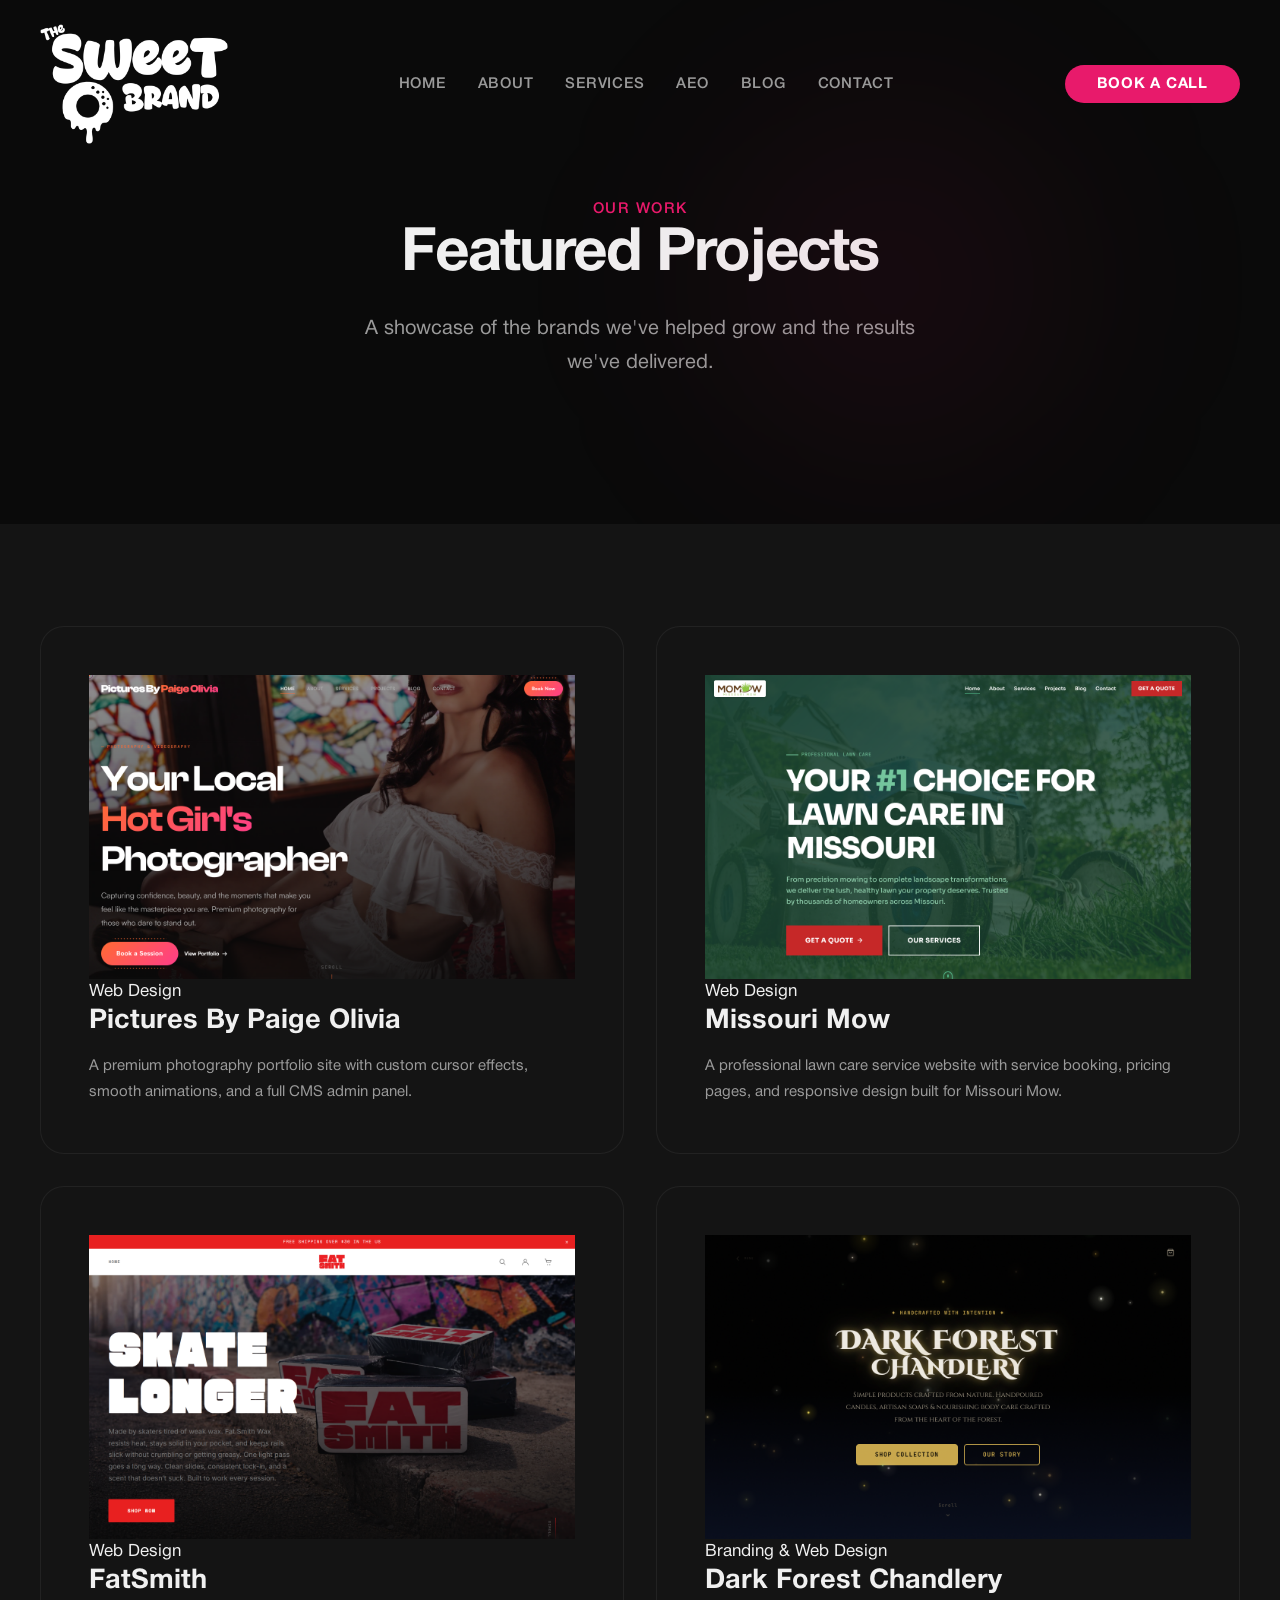
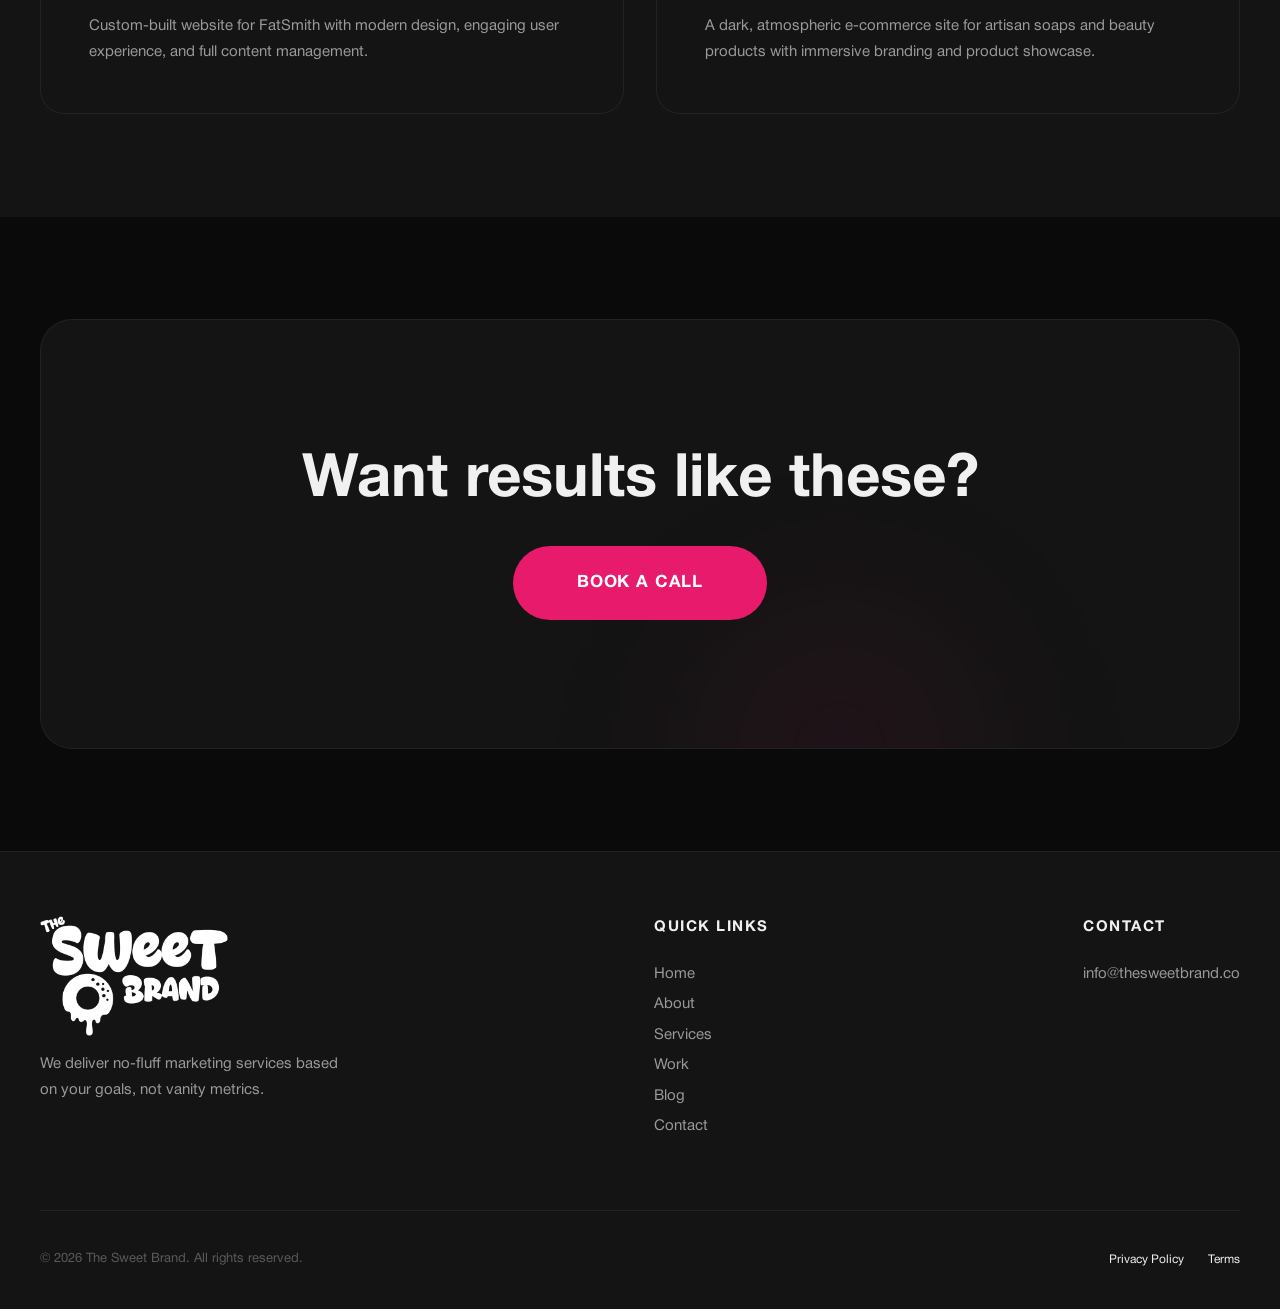
<file: work.html>
<!DOCTYPE html>
<html lang="en">
<head>
  <meta charset="UTF-8">
  <meta name="viewport" content="width=device-width, initial-scale=1.0">
  <title class="meta-title">Work | The Sweet Brand</title>
  <meta name="description" class="meta-description" content="See our portfolio of successful digital marketing projects.">
  <link rel="icon" type="image/png" href="images/favicon.png">
  <link rel="stylesheet" href="css/tokens.css?v=2"><link rel="stylesheet" href="css/reset.css?v=2"><link rel="stylesheet" href="css/global.css?v=2">
  <link rel="stylesheet" href="css/components.css?v=2"><link rel="stylesheet" href="css/pages.css?v=2"><link rel="stylesheet" href="css/animations.css?v=2">
<style id="loader-critical">#loader.loader{position:fixed;inset:0;background:#0a0a0a;z-index:10000;display:flex;align-items:center;justify-content:center;transition:opacity .45s ease,visibility .45s}
#loader.loader--hidden{opacity:0;visibility:hidden;pointer-events:none}
#loader .loader__mark{width:min(280px,72vw);height:auto;display:block;color:#ffffff;overflow:visible}
#loader .loader__frosting{color:#ffffff}
@media (prefers-reduced-motion:reduce){#loader .loader__drop{display:none}}</style>
</head>
<body>
  <div class="loader" id="loader" role="status" aria-live="polite" aria-label="Loading"><svg class="loader__mark" viewBox="0 0 560 414" role="img" aria-label="Loading The Sweet Brand">
  <path class="loader__wordmark" fill="currentColor" fill-rule="evenodd" d="M144.3 356.3C137.4 355 135.6 347.3 138.6 330.6C141.4 314.5 137.4 307.3 129 313.5C122.9 318 118.8 316.8 115.5 309.4C112.7 303 110.3 302.4 106.9 307.2C103.9 311.7 102.1 313 99 313C94.2 313 92.6 309.9 92 299.5C91.4 288.5 90.3 286.7 82.9 285C66.6 281.1 61.6 241.9 73.9 215.5C105.4 148.5 205.7 162.9 217.1 236C221 261 209 293.9 195.9 294.1C185.9 294.2 180.9 298.7 179.5 309.1C177.8 321.6 170.3 324 165.1 313.7C162.8 309.1 158.7 308.7 156.5 313.1C154.7 316.4 154.7 316.3 156.6 340.8C157.3 350.3 156.1 353.2 150.5 355.6C148.6 356.4 146.9 356.9 146.8 356.9C146.6 356.8 145.5 356.5 144.3 356.3ZM156.8 276C169.2 270.6 178.1 255.4 176.6 241.7C172.1 198.7 108.4 201.8 108.5 245C108.6 269.9 133.8 286 156.8 276ZM260.3 259.3C252.8 256.7 248.9 249.6 250.4 241.5C251 238.6 251.6 237.8 253.9 237.4C256.6 236.8 256.7 236.6 255.9 233.2C252.9 220.3 255.9 213.1 264.6 212.3C270 211.7 271.6 212.7 272.2 217C272.6 220.5 276.3 220.8 279.5 217.6C286.8 210.3 273.9 203.4 263.2 208.9C256.2 212.5 252 210.8 247.8 202.7C240.1 188 249.7 176.5 269.5 176.5C299.5 176.7 313.8 199.6 295.9 218.6L292.9 221.7L298.7 225.1C316.1 235.4 309.8 254.1 287 259.4C278.9 261.4 265.8 261.3 260.3 259.3ZM316.6 255.1C314.5 254.6 312.4 253.7 311.9 252.9C310.9 251.3 310.9 234.4 311.9 220C312.4 212.4 312.2 209.5 310.8 205.5C305 188.8 311.3 182.6 331.9 184.3C357 186.4 368.5 206.8 353.8 223.5C349.3 228.6 349.3 228.6 352.7 229.5C354.2 229.8 357.1 230.9 359.1 231.9L362.9 233.8L363.4 231.1C363.7 229.7 364.2 226.2 364.5 223.5C368.1 196.5 385.8 175 397.2 183.9C404.9 190 413 219.8 413 242.4C413 251.1 411.2 253 402.7 253C397.3 253 396.3 252 394.8 244.8L393.6 239L387 239C381.2 239 380.4 239.2 379.5 241.2C378.1 244.4 373.5 244.6 367.8 241.7L363.1 239.3L361.4 243.3C357.7 251.4 354.1 251.3 340.6 242.6C337.5 240.6 334.7 239 334.5 239C334.2 239 334 242.1 334 246C334 251.7 333.7 253.1 332.2 253.9C329.5 255.3 321.1 256 316.6 255.1ZM453.8 253C451.1 250.9 445.6 241 442 231.5C438.6 222.7 438.4 222.9 437.6 234.2C436.8 247.4 435.5 249.6 428.3 249.4C419 249.1 416.8 246.3 415.1 231.9C413.1 216.3 413.6 200 416.3 194.9C418.8 190.2 426.7 184 430.2 184C433.8 184 438.9 191.1 447.2 207.5C454.2 221.4 455.2 222.9 454.7 219C454.4 216.5 453.8 207.4 453.4 198.8L452.7 183.2L455.1 181.7C460.2 178.4 472.2 178.4 475.5 181.6C479 185.2 475 248.7 470.9 253.6C469 255.9 456.9 255.5 453.8 253ZM202.4 252.4C204.6 251.6 204.4 248.7 202 247.3C199.3 245.6 196.5 248.2 198 251.1C199.1 253.1 199.9 253.4 202.4 252.4ZM488.5 251.1C483.8 249.1 483.5 247.7 483.5 228.9C483.5 211.6 483.6 211.1 485.9 208.6L488.3 206.1L484.5 206.7C479.3 207.5 478 205.5 478 196.9C478 183.9 481.7 181 498 181.1C514.2 181.1 523.4 186 529.1 197.6C538.4 216.4 530.3 238.3 510.5 248.1C503.7 251.4 492.7 253 488.5 251.1ZM193.8 240.8C194.5 240.1 195 238.7 195 237.5C195 233 189.7 231.4 186.5 235C182.6 239.3 189.7 244.9 193.8 240.8ZM282.8 237.4C287.2 234.4 284.4 229.4 277.6 228.3L273.9 227.7L274.1 233.4C274.3 239 274.4 239 277.4 239C279.2 239 281.6 238.3 282.8 237.4ZM508.1 228.7C517.4 222.4 513.7 208.7 502 206.4C498.9 205.7 498.7 205.8 499.3 208.1C499.7 209.4 500 215.1 500 220.8C500 232.4 501 233.5 508.1 228.7ZM205.4 224.8C206.2 223.4 206.1 222.7 204.8 221.4C201.8 218.4 197.3 222.3 200 225.6C201.6 227.4 203.9 227.1 205.4 224.8ZM393 221.2C392.9 216.6 391.2 205.8 390.3 204.9C388.2 202.8 385.8 208.4 383.6 220.8L383.1 224L388 224C392.8 224 393 223.9 393 221.2ZM190.8 221.8C191.5 221.1 192 219.7 192 218.5C192 213.9 185.1 212.1 183 216.1C180.6 220.4 187.3 225.3 190.8 221.8ZM337.5 219.5C342 215.1 339.6 207 333.9 207C332.2 207 331.9 207.4 332.4 209.2C332.7 210.5 333 213.9 333 216.8C333 222.6 333.9 223.2 337.5 219.5ZM175.4 206.7C176.5 205.9 177.1 204.5 176.8 203C176.1 197.8 168 197.6 168 202.8C168 207.6 171.6 209.5 175.4 206.7ZM190.5 203C190.5 201.2 189.9 200.4 188.2 200.2C185.5 199.8 184.2 202.4 186 204.6C187.9 206.8 190.5 205.9 190.5 203ZM161 193C162.1 191.9 163 190.6 163 190C163 188.8 159.3 185 158.2 185C153.8 185 151.7 191 155.2 193.4C158.1 195.4 158.6 195.4 161 193ZM64.2 177C53.4 175 44.6 168.9 40.4 160.5C36.9 153.3 37.1 139.5 40.9 131.7C44.1 125.2 45.8 124.5 51.2 127.4C57.4 130.9 69.1 133 82 133C95.1 133 100 131.5 100 127.6C100 124.3 96.5 122.3 80 116C40.8 101 32.1 90.1 37.6 63.2C42.3 40.5 59.2 29 88 29C102.9 29 107.6 30.5 114.7 37.5C124.6 47.5 125.8 66.2 117.1 77C113.6 81.3 111.7 81.3 99.5 76.9C85.1 71.8 65 71.5 65 76.5C65 78.9 69.3 81 83.2 85.1C106.9 92.3 119.7 100.5 125.5 112.3C134.8 131.4 124.1 161.3 104.4 171.3C93.7 176.7 76.4 179.1 64.2 177ZM170.7 167C139.9 161.8 122.6 121 131.5 74.5C134.7 57.5 139.5 50 146.9 50C156.6 50 172.2 55.3 176.4 59.9C178.3 62 178.3 62.2 176.2 76.3C172.7 98.9 171.7 109.6 172.2 118C172.9 129.9 176.7 134.1 181.1 128C185.2 122.4 192.2 89.3 194 66.7C195.5 48.3 197.2 46.3 210.6 47.2C220.7 47.8 220.4 46.9 221.1 75.8C222 107.2 224.1 124 227.9 129.9C229.6 132.6 233.6 129.7 235.5 124.3C237.8 118.1 238.7 86.3 237.1 67.5C235.8 52.1 236.2 51.2 245.2 46.7C255.3 41.6 266.9 43.1 270.4 49.8C272.7 54.3 274 63.6 274 76.1C274 108.8 264.4 143.4 251.4 157.9C237.2 173.7 218 169.8 207.5 148.9L204.8 143.7L201.7 149.4C193.4 164.9 185.4 169.4 170.7 167ZM487.3 158.5C481 155.8 480.6 154.3 481.3 131.2C481.9 112.8 483.6 94.5 485.5 86.9L486.2 84.3L472.8 83.5C458.1 82.7 454.3 81.6 450.5 76.6C445.1 69.5 447.3 54.9 455 46.7L458.8 42.6L476.7 41.7C530.6 39.3 554.1 45.5 558.1 63.4C559.2 68.6 559.2 69.3 557.3 71.8C553.3 77.2 543.3 80.4 524.6 82.5L518.8 83.2L519.4 87.3C521.6 101 525 136.7 525 146.6C525 153.5 522.3 157.2 515.9 159C510.7 160.5 491.1 160.2 487.3 158.5ZM307.5 150.7C285.7 145.1 273.6 127 275.3 102.5C276.9 80.6 289.2 61 306.9 52.2C317.5 46.9 332.3 46.7 341 51.6C353.9 59 358.4 74.5 351.6 88.4C346.5 98.7 330.7 112.7 320.3 116C314.8 117.8 314.5 118.5 318.3 120.4C326.6 124.3 335.6 119.6 345.9 106C348.9 102.1 351.8 99 352.4 99C354.3 99 358.1 102.1 359.9 105.1L361.7 108L362.3 101.3C364.1 80 376.4 60.8 393.9 52.2C403.5 47.5 419.2 46.7 426.6 50.7C444.6 60.3 446.7 81.3 431.3 98.9C425.8 105.2 415.7 112.6 408.4 115.5C401.7 118.2 401.4 119.1 406.5 120.9C414.4 123.6 424.3 117.7 434.2 104.3C438.7 98.1 440.1 97.9 444.5 102.3C456.5 114.3 448 137.9 428.2 147.7C420.7 151.5 420.5 151.5 408.6 151.5C386.4 151.5 372.4 143.4 365.6 126.6L363.3 121L361.1 126.9C358 135.5 350.8 143 341.4 147.7C332.8 151.9 317.6 153.2 307.5 150.7ZM322.5 91.3C328.5 85.1 328.4 79.8 322.1 79.2C315.8 78.6 310.5 85.2 309.3 95.2L308.7 100.2L313.8 97.6C316.6 96.2 320.5 93.4 322.5 91.3ZM408.7 91.7C415.5 85.2 415.4 79 408.6 79C402.4 79 397.4 85.5 396.3 95.2L395.7 100.2L400.1 98C402.5 96.8 406.4 94 408.7 91.7ZM19.2 46.7C18.6 46 16.9 41.2 15.4 36C13.9 30.8 12.7 26.4 12.6 26.3C12.5 26.2 10.8 26.6 8.7 27.2C3.7 28.7 1.8 27.1 2.2 21.6L2.5 17.5L11.3 14.6C19 12 20.5 11.8 23.3 12.8C25.1 13.5 26.6 13.6 27 13.1C27.3 12.5 28.8 11.6 30.4 11C33.9 9.7 35.5 10.8 37.1 15.8C38.5 20.4 39.3 21.2 41.3 20.4C42.8 19.9 42.8 19.5 41.5 16.3C39.3 11.1 39.6 9.1 42.7 7.9C46.8 6.4 48.3 7.2 50.1 11.9L51.7 16.3L52.4 12.5C53.3 7.7 55.3 4.6 58.6 3.2C67 -0.7 72.1 7.2 66.5 15.5C65.1 17.5 64.5 19 65.2 18.8C65.9 18.6 67.2 17 68 15.2C69.6 11.8 70.9 11.3 72.8 13.2C75.8 16.2 73.3 23.2 68.5 25.5C61.7 28.7 56.8 27 53.9 20.7C51.6 15.6 51.6 16.1 53.6 24C55.3 30.9 55 33 52.1 33C50.4 33 46.7 29.5 45.8 27C45.6 26.5 44.5 26.3 43.2 26.6C41.1 27.2 41 27.6 41.6 32.2C42.3 37.5 41.4 39.2 38 38.3C36.4 37.9 28 21.8 28 19.1C28 18.6 26.3 19.3 24.1 20.6L20.3 23.2L24.9 33.7L29.5 44.2L27.1 46.1C24.4 48.3 20.7 48.6 19.2 46.7ZM63 11.3C63 8.9 60.5 10.4 60.2 13C59.9 15.1 60 15.2 61.4 14.1C62.3 13.4 63 12.1 63 11.3Z"/>
  <g class="loader__frosting" fill="currentColor" aria-hidden="true">
    <g class="loader__drop" transform="translate(146.8 354.0)">
      <g>
        <animateTransform attributeName="transform" type="translate" values="0 0;0 0;0 3;0 10;0 42;0 42;0 0" keyTimes="0;0.20;0.32;0.38;0.58;0.59;1" dur="1.15s" begin="0s" repeatCount="indefinite"/>
        <g transform="scale(0)">
          <animateTransform attributeName="transform" type="scale" values="0 0;1 1;1 1.18;1 1;0 0;0 0;0 0" keyTimes="0;0.20;0.32;0.38;0.58;0.59;1" dur="1.15s" begin="0s" repeatCount="indefinite"/>
          <path fill="currentColor" d="M0 0C-1.8 3.2-6.5 8.5-6.5 14.5A6.5 6.5 0 1 0 6.5 14.5C6.5 8.5 1.8 3.2 0 0Z"/>
        </g>
      </g>
    </g>
  </g>
</svg></div>
<script>(function(){var l=document.getElementById('loader');if(!l)return;var d=false;function hide(){if(d)return;d=true;l.classList.add('loader--hidden');}var reduce=window.matchMedia&&window.matchMedia('(prefers-reduced-motion: reduce)').matches;var dropEndMs=667;var minMs=reduce?600:dropEndMs;var maxMs=reduce?600:dropEndMs+400;var t0=Date.now();var origAdd=l.classList.add.bind(l.classList);l.classList.add=function(c){if(c==='loader--hidden'&&Date.now()-t0<minMs)return;return origAdd.apply(this,arguments);};if(reduce){l.querySelectorAll('animate,animateTransform').forEach(function(n){n.remove();});setTimeout(hide,600);return;}var ready=document.readyState!=='loading';function onReady(){ready=true;if(Date.now()-t0>=minMs)hide();}if(!ready)document.addEventListener('DOMContentLoaded',onReady);setTimeout(function(){if(ready)hide();},minMs);setTimeout(hide,maxMs);})();</script>
  <div class="scroll-progress" id="scrollProgress"></div>
  <div class="cursor" id="cursor"></div><div class="cursor-dot" id="cursorDot"></div>

  <nav class="nav" id="nav"><div class="nav__inner">
    <a href="index.html"><picture><source type="image/webp" srcset="images/sweet-brand-logo.webp"><img src="images/sweet-brand-logo.png" alt="The Sweet Brand" class="nav__logo site-logo" width="616" height="394"></picture></a>
    <div class="nav__links"><a href="index.html" class="nav__link">Home</a><a href="about.html" class="nav__link">About</a><a href="services.html" class="nav__link">Services</a><a href="https://aeo.thesweetbrand.co" class="nav__link">AEO</a><a href="blog.html" class="nav__link">Blog</a><a href="contact.html" class="nav__link">Contact</a></div>
    <a href="contact.html" class="nav__cta magnetic">Book a Call</a>
    <button class="nav__toggle" id="navToggle" aria-label="Toggle menu"><span></span><span></span><span></span></button>
  </div></nav>
  <div class="nav__mobile" id="navMobile"><a href="index.html" class="nav__link">Home</a><a href="about.html" class="nav__link">About</a><a href="services.html" class="nav__link">Services</a><a href="https://aeo.thesweetbrand.co" class="nav__link">AEO</a><a href="blog.html" class="nav__link">Blog</a><a href="contact.html" class="nav__link">Contact</a><a href="contact.html" class="btn btn--primary">Book a Call</a></div>

  <section class="page-hero section--dark">
    <div class="page-hero__bg-glow" data-parallax="-0.2"></div>
    <div class="container" data-reveal="fade-up">
      <span class="page-hero__tag">Our Work</span>
      <h1 class="page-hero__title work-hero-title">Projects that speak for themselves.</h1>
      <p class="page-hero__description work-hero-description">A showcase of the brands we've helped grow and the results we've delivered.</p>
    </div>
  </section>

  <section class="section section--surface" id="workGrid" data-section-visibility="projects">
    <div class="container">
      <div class="grid grid--2" id="workGridItems" data-reveal-stagger>
        <!-- Populated by content-loader.js from projects array -->
      </div>
    </div>
  </section>

  <section class="section section--dark"><div class="container"><div class="cta-section" data-reveal="scale"><div class="cta-section__glow" data-parallax="-0.1"></div><h2 class="cta-section__title">Want results like these?</h2><div class="cta-section__buttons"><a href="contact.html" class="btn btn--primary btn--lg magnetic">Book a Call</a></div></div></div></section>

  <footer class="footer" id="footer"><div class="container"><div class="footer__inner"><div class="footer__brand"><picture><source type="image/webp" srcset="images/sweet-brand-logo.webp"><img src="images/sweet-brand-logo.png" alt="The Sweet Brand" class="nav__logo" width="616" height="394" style="margin-bottom:var(--space-md);"></picture><p class="footer__brand-description footer-description">We deliver no-fluff marketing services based on your goals, not vanity metrics.</p></div><div class="footer__links-group"><h4>Quick Links</h4><a href="index.html">Home</a><a href="about.html">About</a><a href="services.html">Services</a><a href="work.html">Work</a><a href="blog.html">Blog</a><a href="contact.html">Contact</a></div><div class="footer__links-group"><h4>Contact</h4><a href="mailto:info@thesweetbrand.co">info@thesweetbrand.co</a></div></div><div class="footer__bottom"><p class="footer__copyright">&copy; <span id="currentYear"></span> The Sweet Brand. All rights reserved.</p><div class="footer__legal"><a href="privacy-policy.html">Privacy Policy</a><a href="terms.html" style="margin-left:var(--space-lg);">Terms</a></div></div></div></footer>
  <button class="back-to-top" id="backToTop" aria-label="Back to top">↑</button>
  <script src="js/content-loader.js?v=5"></script><script src="js/app.js?v=2"></script><script src="js/components.js?v=2"></script><script src="js/animations.js?v=2"></script>
</body>
</html>
</file>
<file: css/tokens.css>
/* ============================================
   DESIGN TOKENS — The Sweet Brand
   Dark-dominant with Electric Coral accent
   ============================================ */

:root {
  /* ---- Colors — Charcoal Black + Neon Coral ---- */
  --color-bg-primary: #0a0a0a;
  --color-bg-surface: #141414;
  --color-bg-elevated: #1e1e1e;
  --color-bg-light: #f5f0eb;
  --color-bg-white: #ffffff;

  --color-accent: #e81a6b;
  --color-accent-hover: #ff2d7f;
  --color-accent-glow: rgba(232, 26, 107, 0.18);
  --color-accent-dark: #c4155a;

  --color-text-primary: #f0f0f0;
  --color-text-secondary: #9a9a9a;
  --color-text-muted: #5a5a5a;
  --color-text-dark: #0a0a0a;
  --color-text-on-accent: #ffffff;

  --color-border: rgba(255, 255, 255, 0.06);
  --color-border-light: rgba(255, 255, 255, 0.12);
  --color-border-accent: rgba(232, 26, 107, 0.3);

  --color-overlay: rgba(10, 10, 10, 0.9);
  --color-glass: rgba(20, 20, 20, 0.6);

  /* ---- Gradients ---- */
  --gradient-accent: linear-gradient(135deg, #e81a6b 0%, #ff2d7f 100%);
  --gradient-dark: linear-gradient(180deg, #0a0a0a 0%, #141414 100%);
  --gradient-glass: linear-gradient(135deg, rgba(255,255,255,0.04) 0%, rgba(255,255,255,0.01) 100%);
  --gradient-glow: radial-gradient(circle at 50% 50%, rgba(232,26,107,0.1) 0%, transparent 70%);

  /* ---- Typography ---- */
  --font-primary: 'Helvetica Neue', 'Helvetica', Arial, sans-serif;
  --font-mono: 'SF Mono', 'Fira Code', 'Consolas', monospace;

  --fw-regular: 400;
  --fw-medium: 500;
  --fw-bold: 700;

  --fs-xs: clamp(0.75rem, 0.7rem + 0.25vw, 0.8125rem);
  --fs-sm: clamp(0.8125rem, 0.75rem + 0.3vw, 0.9375rem);
  --fs-base: clamp(0.9375rem, 0.875rem + 0.3vw, 1.0625rem);
  --fs-md: clamp(1.0625rem, 0.95rem + 0.5vw, 1.25rem);
  --fs-lg: clamp(1.25rem, 1.1rem + 0.75vw, 1.75rem);
  --fs-xl: clamp(1.75rem, 1.5rem + 1.25vw, 2.5rem);
  --fs-2xl: clamp(2.25rem, 1.75rem + 2.5vw, 3.75rem);
  --fs-3xl: clamp(3rem, 2rem + 5vw, 6rem);
  --fs-display: clamp(3.5rem, 2.5rem + 5vw, 8rem);

  --lh-tight: 1.1;
  --lh-snug: 1.25;
  --lh-normal: 1.5;
  --lh-relaxed: 1.7;

  --ls-tight: -0.03em;
  --ls-normal: 0;
  --ls-wide: 0.05em;
  --ls-wider: 0.1em;

  /* ---- Spacing ---- */
  --space-xs: 0.25rem;
  --space-sm: 0.5rem;
  --space-md: 1rem;
  --space-lg: 1.5rem;
  --space-xl: 2rem;
  --space-2xl: 3rem;
  --space-3xl: 4rem;
  --space-4xl: 6rem;
  --space-5xl: 8rem;
  --space-6xl: 12rem;

  --section-padding: clamp(4rem, 8vw, 8rem);

  /* ---- Layout ---- */
  --container-max: 1280px;
  --container-narrow: 800px;
  --container-wide: 1440px;
  --container-padding: clamp(1.25rem, 4vw, 2.5rem);

  /* ---- Borders ---- */
  --radius-sm: 0.375rem;
  --radius-md: 0.625rem;
  --radius-lg: 1rem;
  --radius-xl: 1.5rem;
  --radius-2xl: 2rem;
  --radius-full: 9999px;

  /* ---- Shadows ---- */
  --shadow-sm: 0 1px 3px rgba(0, 0, 0, 0.3);
  --shadow-md: 0 4px 12px rgba(0, 0, 0, 0.4);
  --shadow-lg: 0 8px 30px rgba(0, 0, 0, 0.5);
  --shadow-glow: 0 0 30px rgba(232, 26, 107, 0.2);
  --shadow-glow-lg: 0 0 60px rgba(232, 26, 107, 0.25);

  /* ---- Z-index ---- */
  --z-base: 1;
  --z-dropdown: 10;
  --z-sticky: 50;
  --z-overlay: 100;
  --z-modal: 200;
  --z-toast: 300;
  --z-cursor: 9999;

  /* ---- Transitions ---- */
  --ease-out: cubic-bezier(0.16, 1, 0.3, 1);
  --ease-in-out: cubic-bezier(0.65, 0, 0.35, 1);
  --ease-spring: cubic-bezier(0.34, 1.56, 0.64, 1);
  --duration-fast: 150ms;
  --duration-normal: 300ms;
  --duration-slow: 500ms;
  --duration-slower: 800ms;

  /* ---- Breakpoints (for reference, use in media queries) ---- */
  /* --bp-sm: 480px;   */
  /* --bp-md: 768px;   */
  /* --bp-lg: 1024px;  */
  /* --bp-xl: 1280px;  */
  /* --bp-2xl: 1440px; */
}

/* ---- Font Faces ---- */
@font-face {
  font-family: 'Helvetica Neue';
  src: url('../fonts/HelveticaNeueRoman.otf') format('opentype');
  font-weight: 400;
  font-style: normal;
  font-display: swap;
}
@font-face {
  font-family: 'Helvetica Neue';
  src: url('../fonts/HelveticaNeueMedium.otf') format('opentype');
  font-weight: 500;
  font-style: normal;
  font-display: swap;
}
@font-face {
  font-family: 'Helvetica Neue';
  src: url('../fonts/HelveticaNeueBold.otf') format('opentype');
  font-weight: 700;
  font-style: normal;
  font-display: swap;
}
</file>
<file: css/global.css>
/* ============================================
   GLOBAL — Layout, Nav, Footer, Forms
   ============================================ */

/* ---- Containers ---- */
.container {
  width: 100%;
  max-width: var(--container-max);
  margin: 0 auto;
  padding: 0 var(--container-padding);
}
.container--narrow { max-width: var(--container-narrow); }
.container--wide { max-width: var(--container-wide); }

/* ---- Sections ---- */
.section {
  padding: var(--section-padding) 0;
  position: relative;
  overflow: hidden;
}
.section--dark { background: var(--color-bg-primary); }
.section--surface { background: var(--color-bg-surface); }
.section--elevated { background: var(--color-bg-elevated); }
.section--light { background: var(--color-bg-light); color: var(--color-text-dark); }
.section--accent { background: var(--gradient-accent); color: var(--color-text-on-accent); }

.section__header {
  text-align: center;
  margin-bottom: var(--space-3xl);
  max-width: var(--container-narrow);
  margin-left: auto;
  margin-right: auto;
}
.section__tag {
  font-size: var(--fs-sm);
  font-weight: var(--fw-medium);
  letter-spacing: var(--ls-wider);
  text-transform: uppercase;
  color: var(--color-accent);
  margin-bottom: var(--space-md);
  display: inline-block;
}
.section__title {
  font-size: var(--fs-2xl);
  font-weight: var(--fw-bold);
  line-height: var(--lh-tight);
  letter-spacing: var(--ls-tight);
  margin-bottom: var(--space-lg);
}
.section__description {
  font-size: var(--fs-md);
  color: var(--color-text-secondary);
  line-height: var(--lh-relaxed);
}
.section--light .section__description { color: var(--color-text-muted); }

/* ---- Navigation ---- */
.nav {
  position: fixed;
  top: 0;
  left: 0;
  right: 0;
  z-index: var(--z-sticky);
  padding: var(--space-lg) 0;
  transition: all var(--duration-normal) var(--ease-out);
  background: transparent;
}
.nav--scrolled {
  background: rgba(10, 10, 10, 0.95);
  backdrop-filter: blur(20px);
  -webkit-backdrop-filter: blur(20px);
  padding: var(--space-md) 0;
  border-bottom: 1px solid rgba(232, 26, 107, 0.12);
}
.nav__inner {
  display: flex;
  align-items: center;
  justify-content: space-between;
  max-width: var(--container-wide);
  margin: 0 auto;
  padding: 0 var(--container-padding);
}
.nav__logo {
  height: 120px;
  width: auto;
  transition: transform var(--duration-normal) var(--ease-out);
  filter: brightness(0) invert(1);
}
.nav__logo:hover { transform: scale(1.05); }

.nav__links {
  display: flex;
  align-items: center;
  gap: var(--space-xl);
}
.nav__link {
  font-size: var(--fs-sm);
  font-weight: var(--fw-medium);
  letter-spacing: var(--ls-wide);
  text-transform: uppercase;
  color: var(--color-text-secondary);
  transition: color var(--duration-fast) var(--ease-out);
  position: relative;
}
.nav__link::after {
  content: '';
  position: absolute;
  bottom: -4px;
  left: 0;
  width: 0;
  height: 2px;
  background: var(--color-accent);
  transition: width var(--duration-normal) var(--ease-out);
}
.nav__link:hover,
.nav__link--active {
  color: var(--color-text-primary);
}
.nav__link:hover::after,
.nav__link--active::after {
  width: 100%;
}

.nav__cta {
  display: inline-flex;
  align-items: center;
  gap: var(--space-sm);
  padding: var(--space-sm) var(--space-xl);
  background: var(--color-accent);
  color: var(--color-text-on-accent);
  font-size: var(--fs-sm);
  font-weight: var(--fw-bold);
  letter-spacing: var(--ls-wide);
  text-transform: uppercase;
  border-radius: var(--radius-full);
  transition: all var(--duration-normal) var(--ease-out);
}
.nav__cta:hover {
  background: var(--color-accent-hover);
  box-shadow: var(--shadow-glow);
  transform: translateY(-2px);
}

/* Mobile Menu Toggle */
.nav__toggle {
  display: none;
  flex-direction: column;
  gap: 5px;
  padding: var(--space-sm);
}
.nav__toggle span {
  display: block;
  width: 24px;
  height: 2px;
  background: var(--color-text-primary);
  transition: all var(--duration-normal) var(--ease-out);
  transform-origin: center;
}
.nav__toggle--active span:nth-child(1) { transform: rotate(45deg) translate(5px, 5px); }
.nav__toggle--active span:nth-child(2) { opacity: 0; }
.nav__toggle--active span:nth-child(3) { transform: rotate(-45deg) translate(5px, -5px); }

/* Mobile Menu */
.nav__mobile {
  position: fixed;
  top: 0;
  left: 0;
  right: 0;
  bottom: 0;
  background: var(--color-bg-primary);
  display: flex;
  flex-direction: column;
  align-items: center;
  justify-content: center;
  gap: var(--space-2xl);
  z-index: var(--z-overlay);
  opacity: 0;
  pointer-events: none;
  transition: opacity var(--duration-slow) var(--ease-out);
}
.nav__mobile--open {
  opacity: 1;
  pointer-events: all;
}
.nav__mobile .nav__link {
  font-size: var(--fs-xl);
  color: var(--color-text-primary);
}

/* ---- Footer ---- */
.footer {
  background: var(--color-bg-surface);
  border-top: 1px solid var(--color-border);
  padding: var(--space-3xl) 0 var(--space-xl);
}
.footer__inner {
  display: flex;
  justify-content: space-between;
  align-items: flex-start;
  gap: var(--space-3xl);
  margin-bottom: var(--space-3xl);
}
.footer__brand { max-width: 300px; }
.footer__brand-description {
  font-size: var(--fs-sm);
  color: var(--color-text-secondary);
  line-height: var(--lh-relaxed);
  margin-top: var(--space-md);
}
.footer__links-group h4 {
  font-size: var(--fs-sm);
  font-weight: var(--fw-bold);
  letter-spacing: var(--ls-wider);
  text-transform: uppercase;
  color: var(--color-text-primary);
  margin-bottom: var(--space-lg);
}
.footer__links-group a {
  display: block;
  font-size: var(--fs-sm);
  color: var(--color-text-secondary);
  margin-bottom: var(--space-sm);
  transition: color var(--duration-fast);
}
.footer__links-group a:hover { color: var(--color-accent); }

.footer__bottom {
  display: flex;
  justify-content: space-between;
  align-items: center;
  padding-top: var(--space-xl);
  border-top: 1px solid var(--color-border);
}
.footer__copyright {
  font-size: var(--fs-xs);
  color: var(--color-text-muted);
}
.footer__social {
  display: flex;
  gap: var(--space-md);
}
.footer__social a {
  width: 36px;
  height: 36px;
  display: flex;
  align-items: center;
  justify-content: center;
  border-radius: var(--radius-full);
  border: 1px solid var(--color-border);
  color: var(--color-text-secondary);
  transition: all var(--duration-normal) var(--ease-out);
}
.footer__social a:hover {
  border-color: var(--color-accent);
  color: var(--color-accent);
  transform: translateY(-2px);
}

/* ---- Forms ---- */
.form { display: flex; flex-direction: column; gap: var(--space-lg); }
.form__group { display: flex; flex-direction: column; gap: var(--space-sm); }
.form__label {
  font-size: var(--fs-sm);
  font-weight: var(--fw-medium);
  color: var(--color-text-secondary);
}
.form__input,
.form__textarea {
  padding: var(--space-md) var(--space-lg);
  background: var(--color-bg-surface);
  border: 1px solid var(--color-border);
  border-radius: var(--radius-md);
  color: var(--color-text-primary);
  font-size: var(--fs-base);
  transition: border-color var(--duration-fast);
}
.form__input:focus,
.form__textarea:focus {
  border-color: var(--color-accent);
  outline: none;
  box-shadow: 0 0 0 3px var(--color-accent-glow);
}
.form__textarea { min-height: 150px; resize: vertical; }
.form__input::placeholder,
.form__textarea::placeholder { color: var(--color-text-muted); }

.form__success {
  display: none;
  padding: var(--space-lg);
  background: rgba(34, 197, 94, 0.1);
  border: 1px solid rgba(34, 197, 94, 0.3);
  border-radius: var(--radius-md);
  color: #22c55e;
  text-align: center;
}
.form__error {
  display: none;
  padding: var(--space-lg);
  background: rgba(255, 107, 107, 0.1);
  border: 1px solid rgba(255, 107, 107, 0.3);
  border-radius: var(--radius-md);
  color: var(--color-accent);
  text-align: center;
}

/* ---- Back to Top ---- */
.back-to-top {
  position: fixed;
  bottom: var(--space-xl);
  right: var(--space-xl);
  width: 48px;
  height: 48px;
  border-radius: var(--radius-full);
  background: var(--color-accent);
  color: var(--color-text-on-accent);
  display: flex;
  align-items: center;
  justify-content: center;
  font-size: 1.25rem;
  z-index: var(--z-dropdown);
  opacity: 0;
  transform: translateY(20px);
  transition: all var(--duration-normal) var(--ease-out);
  pointer-events: none;
  box-shadow: var(--shadow-glow);
}
.back-to-top--visible {
  opacity: 1;
  transform: translateY(0);
  pointer-events: all;
}
.back-to-top:hover {
  transform: translateY(-4px);
  box-shadow: var(--shadow-glow-lg);
}

/* ---- Responsive ---- */
@media (max-width: 1024px) {
  .nav__links { display: none !important; }
  .nav__cta { display: none !important; }
  .nav__toggle { display: flex !important; }
  .footer__inner { flex-direction: column; }
}
@media (max-width: 768px) {
  .footer__bottom { flex-direction: column; gap: var(--space-md); text-align: center; }
}

/* Mobile header logo: compact size (desktop unchanged). Footer logo is not inside .nav. */
@media (max-width: 768px) {
  .nav .nav__logo { height: 40px; width: auto; max-width: 45vw; object-fit: contain; }
  .nav .nav__logo-link { display: inline-flex; align-items: center; min-height: 44px; }
}

/* Footer policy links: small print. */
.footer__legal a { font-size: .75rem; display: inline-block; padding-block: .5rem; }
</file>
<file: css/components.css>
/* ============================================
   COMPONENTS — Buttons, Cards, Badges, Modals, etc.
   ============================================ */

/* ---- Buttons ---- */
.btn {
  display: inline-flex;
  align-items: center;
  justify-content: center;
  gap: var(--space-sm);
  padding: var(--space-md) var(--space-2xl);
  font-size: var(--fs-sm);
  font-weight: var(--fw-bold);
  letter-spacing: var(--ls-wide);
  text-transform: uppercase;
  border-radius: var(--radius-full);
  transition: all var(--duration-normal) var(--ease-out);
  position: relative;
  overflow: hidden;
  white-space: nowrap;
  cursor: pointer;
}
.btn::before {
  content: '';
  position: absolute;
  inset: 0;
  background: rgba(255,255,255,0.1);
  transform: translateX(-100%);
  transition: transform var(--duration-slow) var(--ease-out);
}
.btn:hover::before { transform: translateX(0); }

.btn--primary {
  background: var(--color-accent);
  color: var(--color-text-on-accent);
}
.btn--primary:hover {
  background: var(--color-accent-hover);
  box-shadow: var(--shadow-glow);
  transform: translateY(-2px);
}

.btn--outline {
  background: transparent;
  border: 2px solid var(--color-border-light);
  color: var(--color-text-primary);
}
.btn--outline:hover {
  border-color: var(--color-accent);
  color: var(--color-accent);
  transform: translateY(-2px);
}

.btn--ghost {
  background: transparent;
  color: var(--color-accent);
  padding-left: 0;
  padding-right: 0;
}
.btn--ghost::after {
  content: '→';
  transition: transform var(--duration-normal) var(--ease-out);
}
.btn--ghost:hover::after { transform: translateX(4px); }
.btn--ghost::before { display: none; }

.btn--lg {
  padding: var(--space-lg) var(--space-3xl);
  font-size: var(--fs-base);
}
.btn--sm {
  padding: var(--space-sm) var(--space-lg);
  font-size: var(--fs-xs);
}

.btn--dark {
  background: var(--color-bg-primary);
  color: var(--color-text-primary);
}
.btn--dark:hover {
  background: var(--color-bg-surface);
  transform: translateY(-2px);
}

/* ---- Cards ---- */
.card {
  background: var(--color-bg-surface);
  border: 1px solid var(--color-border);
  border-radius: var(--radius-xl);
  padding: var(--space-2xl);
  transition: all var(--duration-normal) var(--ease-out);
  position: relative;
  overflow: hidden;
}
.card::before {
  content: '';
  position: absolute;
  inset: 0;
  background: var(--gradient-glass);
  opacity: 0;
  transition: opacity var(--duration-normal);
}
.card:hover {
  border-color: var(--color-border-accent);
  transform: translateY(-4px);
  box-shadow: var(--shadow-lg), var(--shadow-glow);
}
.card:hover::before { opacity: 1; }

.card__icon {
  width: 56px;
  height: 56px;
  border-radius: var(--radius-lg);
  background: var(--color-accent-glow);
  display: flex;
  align-items: center;
  justify-content: center;
  margin-bottom: var(--space-lg);
  color: var(--color-accent);
  font-size: 1.5rem;
}
.card__icon img,
.card__icon svg {
  width: 28px;
  height: 28px;
}
.card__title {
  font-size: var(--fs-lg);
  font-weight: var(--fw-bold);
  margin-bottom: var(--space-md);
  line-height: var(--lh-snug);
}
.card__description {
  font-size: var(--fs-sm);
  color: var(--color-text-secondary);
  line-height: var(--lh-relaxed);
}
.card__link {
  display: inline-flex;
  align-items: center;
  gap: var(--space-sm);
  margin-top: var(--space-lg);
  font-size: var(--fs-sm);
  font-weight: var(--fw-medium);
  color: var(--color-accent);
  transition: gap var(--duration-normal) var(--ease-out);
}
.card__link:hover { gap: var(--space-md); }

.card--glass {
  background: var(--color-glass);
  backdrop-filter: blur(20px);
  -webkit-backdrop-filter: blur(20px);
}

.card--image { padding: 0; }
.card--image .card__image {
  width: 100%;
  aspect-ratio: 16/10;
  object-fit: cover;
  border-radius: var(--radius-xl) var(--radius-xl) 0 0;
}
.card--image .card__body { padding: var(--space-xl) var(--space-2xl) var(--space-2xl); }

/* ---- Badges ---- */
.badge {
  display: inline-flex;
  align-items: center;
  gap: var(--space-xs);
  padding: var(--space-xs) var(--space-md);
  font-size: var(--fs-xs);
  font-weight: var(--fw-medium);
  letter-spacing: var(--ls-wide);
  text-transform: uppercase;
  border-radius: var(--radius-full);
  background: var(--color-accent-glow);
  color: var(--color-accent);
  border: 1px solid var(--color-border-accent);
}
.badge--dot::before {
  content: '';
  width: 6px;
  height: 6px;
  border-radius: 50%;
  background: var(--color-accent);
}

/* ---- Benefit Items ---- */
.benefit {
  display: flex;
  gap: var(--space-lg);
  align-items: flex-start;
  padding: var(--space-xl);
  border-radius: var(--radius-lg);
  transition: background var(--duration-normal);
}
.benefit:hover { background: rgba(255,255,255,0.02); }
.benefit__icon {
  flex-shrink: 0;
  width: 48px;
  height: 48px;
  border-radius: var(--radius-md);
  background: var(--color-accent-glow);
  display: flex;
  align-items: center;
  justify-content: center;
  color: var(--color-accent);
}
.benefit__title {
  font-size: var(--fs-md);
  font-weight: var(--fw-bold);
  margin-bottom: var(--space-xs);
}
.benefit__description {
  font-size: var(--fs-sm);
  color: var(--color-text-secondary);
  line-height: var(--lh-relaxed);
}

/* ---- FAQ Accordion ---- */
.faq-item {
  border-bottom: 1px solid var(--color-border);
  padding: var(--space-xl) 0;
}
.faq-item__question {
  display: flex;
  justify-content: space-between;
  align-items: center;
  gap: var(--space-lg);
  width: 100%;
  font-size: var(--fs-md);
  font-weight: var(--fw-medium);
  color: var(--color-text-primary);
  text-align: left;
  padding: 0;
  cursor: pointer;
  transition: color var(--duration-fast);
}
.faq-item__question:hover { color: var(--color-accent); }
.faq-item__icon {
  flex-shrink: 0;
  width: 24px;
  height: 24px;
  position: relative;
  transition: transform var(--duration-normal) var(--ease-out);
}
.faq-item__icon::before,
.faq-item__icon::after {
  content: '';
  position: absolute;
  background: currentColor;
  top: 50%;
  left: 50%;
  transform: translate(-50%, -50%);
}
.faq-item__icon::before { width: 16px; height: 2px; }
.faq-item__icon::after { width: 2px; height: 16px; transition: transform var(--duration-normal) var(--ease-out); }
.faq-item--active .faq-item__icon::after { transform: translate(-50%, -50%) rotate(90deg); }

.faq-item__answer {
  max-height: 0;
  overflow: hidden;
  transition: max-height var(--duration-slow) var(--ease-out), padding var(--duration-slow) var(--ease-out);
}
.faq-item--active .faq-item__answer { max-height: 500px; }
.faq-item__answer-inner {
  padding-top: var(--space-lg);
  font-size: var(--fs-sm);
  color: var(--color-text-secondary);
  line-height: var(--lh-relaxed);
}

/* ---- Testimonial ---- */
.testimonial {
  background: var(--color-bg-surface);
  border: 1px solid var(--color-border);
  border-radius: var(--radius-xl);
  padding: var(--space-2xl);
}
.testimonial__quote {
  font-size: var(--fs-md);
  line-height: var(--lh-relaxed);
  margin-bottom: var(--space-xl);
  position: relative;
  padding-left: var(--space-xl);
  border-left: 3px solid var(--color-accent);
}
.testimonial__author {
  display: flex;
  align-items: center;
  gap: var(--space-md);
}
.testimonial__avatar {
  width: 48px;
  height: 48px;
  border-radius: var(--radius-full);
  object-fit: cover;
}
.testimonial__name {
  font-size: var(--fs-sm);
  font-weight: var(--fw-bold);
}
.testimonial__role {
  font-size: var(--fs-xs);
  color: var(--color-text-secondary);
}

/* ---- Toast Notifications ---- */
.toast-container {
  position: fixed;
  top: var(--space-xl);
  right: var(--space-xl);
  z-index: var(--z-toast);
  display: flex;
  flex-direction: column;
  gap: var(--space-md);
}
.toast {
  padding: var(--space-md) var(--space-xl);
  border-radius: var(--radius-md);
  font-size: var(--fs-sm);
  font-weight: var(--fw-medium);
  background: var(--color-bg-elevated);
  border: 1px solid var(--color-border);
  color: var(--color-text-primary);
  box-shadow: var(--shadow-lg);
  transform: translateX(120%);
  transition: transform var(--duration-normal) var(--ease-spring);
}
.toast--visible { transform: translateX(0); }
.toast--success { border-color: #22c55e; }
.toast--error { border-color: var(--color-accent); }

/* ---- Modal / Lightbox ---- */
.modal-overlay {
  position: fixed;
  inset: 0;
  background: var(--color-overlay);
  z-index: var(--z-modal);
  display: flex;
  align-items: center;
  justify-content: center;
  opacity: 0;
  pointer-events: none;
  transition: opacity var(--duration-normal);
}
.modal-overlay--open {
  opacity: 1;
  pointer-events: all;
}
.modal {
  background: var(--color-bg-surface);
  border-radius: var(--radius-xl);
  padding: var(--space-2xl);
  max-width: 600px;
  width: 90%;
  max-height: 90vh;
  overflow-y: auto;
  transform: translateY(20px);
  transition: transform var(--duration-normal) var(--ease-out);
}
.modal-overlay--open .modal { transform: translateY(0); }
.modal__close {
  position: absolute;
  top: var(--space-lg);
  right: var(--space-lg);
  width: 32px;
  height: 32px;
  display: flex;
  align-items: center;
  justify-content: center;
  border-radius: var(--radius-full);
  color: var(--color-text-secondary);
  transition: all var(--duration-fast);
}
.modal__close:hover {
  background: rgba(255,255,255,0.05);
  color: var(--color-text-primary);
}

.lightbox {
  position: fixed;
  inset: 0;
  background: rgba(0,0,0,0.95);
  z-index: var(--z-modal);
  display: flex;
  align-items: center;
  justify-content: center;
  opacity: 0;
  pointer-events: none;
  transition: opacity var(--duration-normal);
}
.lightbox--open { opacity: 1; pointer-events: all; }
.lightbox img { max-width: 90%; max-height: 90vh; object-fit: contain; }

/* ---- Spinner ---- */
.spinner {
  width: 24px;
  height: 24px;
  border: 2px solid var(--color-border);
  border-top-color: var(--color-accent);
  border-radius: 50%;
  animation: spin 0.8s linear infinite;
}
@keyframes spin { to { transform: rotate(360deg); } }

/* ---- Grids ---- */
.grid { display: grid; gap: var(--space-xl); }
.grid--2 { grid-template-columns: repeat(2, 1fr); }
.grid--3 { grid-template-columns: repeat(3, 1fr); }
.grid--4 { grid-template-columns: repeat(4, 1fr); }

@media (max-width: 1024px) {
  .grid--4 { grid-template-columns: repeat(2, 1fr); }
  .grid--3 { grid-template-columns: repeat(2, 1fr); }
}
@media (max-width: 768px) {
  .grid--4,
  .grid--3,
  .grid--2 { grid-template-columns: 1fr; }
}
</file>
<file: css/pages.css>
/* ============================================
   PAGES — Hero, Section-specific layouts
   ============================================ */

/* ---- Hero ---- */
.hero {
  min-height: 100vh;
  display: flex;
  align-items: center;
  position: relative;
  overflow: hidden;
  padding-top: 100px;
}
.hero__bg {
  position: absolute;
  inset: 0;
  z-index: 0;
}
.hero__bg-image {
  width: 100%;
  height: 100%;
  object-fit: cover;
  opacity: 0.15;
}
.hero__bg-gradient {
  position: absolute;
  inset: 0;
  background: linear-gradient(180deg, var(--color-bg-primary) 0%, transparent 30%, transparent 70%, var(--color-bg-primary) 100%);
}
.hero__bg-glow {
  position: absolute;
  width: 600px;
  height: 600px;
  border-radius: 50%;
  background: var(--gradient-glow);
  top: 20%;
  left: 50%;
  transform: translateX(-50%);
  filter: blur(80px);
  pointer-events: none;
}
.hero__content {
  position: relative;
  z-index: 1;
  text-align: center;
  max-width: var(--container-narrow);
  margin: 0 auto;
}
.hero__tag {
  font-size: var(--fs-sm);
  font-weight: var(--fw-medium);
  letter-spacing: var(--ls-wider);
  text-transform: uppercase;
  color: var(--color-accent);
  margin-bottom: var(--space-xl);
}
.hero__title {
  font-size: clamp(2.5rem, 8vw, 7rem);
  font-weight: var(--fw-bold);
  line-height: var(--lh-tight);
  letter-spacing: var(--ls-tight);
  margin-top: var(--space-3xl);
  margin-bottom: var(--space-xl);
  white-space: nowrap;
}
@media (max-width: 768px) {
  .hero__title { white-space: normal; font-size: clamp(2rem, 10vw, 4rem); }
}
.hero__title-line { display: block; }
.hero__title-accent {
  color: #ffffff;
  -webkit-text-stroke: 2px var(--color-accent);
  paint-order: stroke fill;
  text-shadow:
    0 0 20px rgba(232, 26, 107, 0.6),
    0 0 40px rgba(232, 26, 107, 0.3),
    0 0 80px rgba(232, 26, 107, 0.15);
}
.hero__description {
  font-size: var(--fs-lg);
  color: var(--color-text-secondary);
  line-height: var(--lh-relaxed);
  margin-bottom: var(--space-2xl);
  max-width: 600px;
  margin-left: auto;
  margin-right: auto;
}
.hero__ctas {
  display: flex;
  gap: var(--space-xl);
  justify-content: center;
  flex-wrap: wrap;
  margin-bottom: var(--space-5xl);
}
.hero__scroll-indicator {
  position: absolute;
  bottom: var(--space-2xl);
  left: 50%;
  transform: translateX(-50%);
  display: flex;
  flex-direction: column;
  align-items: center;
  gap: var(--space-sm);
  color: var(--color-text-muted);
  font-size: var(--fs-xs);
  letter-spacing: var(--ls-wider);
  text-transform: uppercase;
  animation: bounce 2s ease infinite;
}
@keyframes bounce {
  0%, 100% { transform: translateX(-50%) translateY(0); }
  50% { transform: translateX(-50%) translateY(10px); }
}

/* ---- Page Hero (inner pages) ---- */
.page-hero {
  padding: calc(100px + var(--space-4xl)) 0 var(--space-4xl);
  text-align: center;
  position: relative;
  overflow: hidden;
}
.page-hero__bg-glow {
  position: absolute;
  width: 500px;
  height: 500px;
  border-radius: 50%;
  background: var(--gradient-glow);
  top: 0;
  left: 50%;
  transform: translateX(-50%);
  filter: blur(100px);
  pointer-events: none;
}
.page-hero__tag {
  font-size: var(--fs-sm);
  font-weight: var(--fw-medium);
  letter-spacing: var(--ls-wider);
  text-transform: uppercase;
  color: var(--color-accent);
  margin-bottom: var(--space-lg);
}
.page-hero__title {
  font-size: var(--fs-2xl);
  font-weight: var(--fw-bold);
  line-height: var(--lh-tight);
  letter-spacing: var(--ls-tight);
  max-width: var(--container-narrow);
  margin: 0 auto var(--space-lg);
}
.page-hero__description {
  font-size: var(--fs-md);
  color: var(--color-text-secondary);
  max-width: 600px;
  margin: 0 auto var(--space-2xl);
  line-height: var(--lh-relaxed);
}

/* ---- Marquee ---- */
.marquee {
  overflow: hidden;
  padding: var(--space-xl) 0;
  border-top: 1px solid var(--color-border);
  border-bottom: 1px solid var(--color-border);
}
.marquee__track {
  display: flex;
  align-items: center;
  gap: var(--space-3xl);
  animation: marquee 30s linear infinite;
  width: max-content;
}
.marquee__item {
  font-size: var(--fs-3xl);
  font-weight: var(--fw-bold);
  white-space: nowrap;
  color: var(--color-text-primary);
  display: flex;
  align-items: center;
  gap: var(--space-3xl);
  text-transform: uppercase;
}
.marquee__item--outline {
  color: transparent;
  -webkit-text-stroke: 2px var(--color-text-secondary);
}
.marquee__dot {
  width: 12px;
  height: 12px;
  border-radius: 50%;
  background: var(--color-accent);
  flex-shrink: 0;
  align-self: center;
}
@keyframes marquee {
  0% { transform: translateX(0); }
  100% { transform: translateX(-50%); }
}

/* ---- Services Grid ---- */
.services-grid {
  display: grid;
  grid-template-columns: repeat(auto-fill, minmax(320px, 1fr));
  gap: var(--space-xl);
}

/* ---- Stats Row ---- */
.stats {
  display: grid;
  grid-template-columns: repeat(auto-fit, minmax(200px, 1fr));
  gap: var(--space-2xl);
  text-align: center;
}
.stat__number {
  font-size: var(--fs-3xl);
  font-weight: var(--fw-bold);
  color: var(--color-accent);
  line-height: 1;
}
.stat__label {
  font-size: var(--fs-sm);
  color: var(--color-text-secondary);
  margin-top: var(--space-sm);
  text-transform: uppercase;
  letter-spacing: var(--ls-wide);
}

/* ---- Video Section ---- */
.video-section {
  position: relative;
  border-radius: var(--radius-xl);
  overflow: hidden;
  aspect-ratio: 16/9;
}
.video-section video {
  width: 100%;
  height: 100%;
  object-fit: cover;
}
.video-section__overlay {
  position: absolute;
  inset: 0;
  background: rgba(15,15,26,0.4);
  display: flex;
  align-items: center;
  justify-content: center;
  transition: background var(--duration-normal);
}
.video-section__play {
  width: 80px;
  height: 80px;
  border-radius: 50%;
  background: var(--color-accent);
  display: flex;
  align-items: center;
  justify-content: center;
  color: white;
  font-size: 1.5rem;
  transition: all var(--duration-normal) var(--ease-out);
  box-shadow: var(--shadow-glow-lg);
}
.video-section__play:hover {
  transform: scale(1.1);
  box-shadow: 0 0 80px rgba(255,107,107,0.3);
}

/* ---- Two-Column Layout ---- */
.split {
  display: grid;
  grid-template-columns: 1fr 1fr;
  gap: var(--space-4xl);
  align-items: center;
}
.split--reverse { direction: rtl; }
.split--reverse > * { direction: ltr; }
.split__image {
  border-radius: var(--radius-xl);
  overflow: hidden;
  position: relative;
}
.split__image img {
  width: 100%;
  height: auto;
  display: block;
}
.split__content { max-width: 540px; }

@media (max-width: 1024px) {
  .split { grid-template-columns: 1fr; gap: var(--space-2xl); }
  .split--reverse { direction: ltr; }
}

/* ---- CTA Section ---- */
.cta-section {
  text-align: center;
  padding: var(--space-5xl) var(--container-padding);
  background: var(--color-bg-surface);
  border-radius: var(--radius-2xl);
  border: 1px solid var(--color-border);
  position: relative;
  overflow: hidden;
}
.cta-section__glow {
  position: absolute;
  width: 400px;
  height: 400px;
  border-radius: 50%;
  background: var(--gradient-glow);
  top: 50%;
  left: 50%;
  transform: translate(-50%, -50%);
  filter: blur(80px);
  pointer-events: none;
}
.cta-section__title {
  font-size: var(--fs-2xl);
  font-weight: var(--fw-bold);
  line-height: var(--lh-tight);
  margin-bottom: var(--space-xl);
  position: relative;
}
.cta-section__buttons {
  display: flex;
  gap: var(--space-lg);
  justify-content: center;
  flex-wrap: wrap;
  position: relative;
}

/* ---- Blog Cards ---- */
.blog-card { cursor: pointer; }
.blog-card__image {
  width: 100%;
  aspect-ratio: 16/10;
  object-fit: cover;
  border-radius: var(--radius-lg);
  margin-bottom: var(--space-lg);
  transition: transform var(--duration-slow) var(--ease-out);
}
.blog-card:hover .blog-card__image { transform: scale(1.03); }
.blog-card__tag {
  font-size: var(--fs-xs);
  color: var(--color-accent);
  text-transform: uppercase;
  letter-spacing: var(--ls-wider);
  font-weight: var(--fw-medium);
  margin-bottom: var(--space-sm);
}
.blog-card__title {
  font-size: var(--fs-lg);
  font-weight: var(--fw-bold);
  line-height: var(--lh-snug);
  margin-bottom: var(--space-sm);
  transition: color var(--duration-fast);
}
.blog-card:hover .blog-card__title { color: var(--color-accent); }
.blog-card__excerpt {
  font-size: var(--fs-sm);
  color: var(--color-text-secondary);
  line-height: var(--lh-relaxed);
  margin-bottom: var(--space-md);
}
.blog-card__meta {
  font-size: var(--fs-xs);
  color: var(--color-text-muted);
  display: flex;
  gap: var(--space-md);
}

/* ---- Work / Portfolio Cards ---- */
.work-card {
  position: relative;
  border-radius: var(--radius-xl);
  overflow: hidden;
  cursor: pointer;
}
.work-card__image {
  width: 100%;
  aspect-ratio: 16/10;
  object-fit: cover;
  object-position: top center;
  transition: transform var(--duration-slow) var(--ease-out);
}
.work-card:hover .work-card__image { transform: scale(1.05); }
.work-card__overlay {
  position: absolute;
  inset: 0;
  background: linear-gradient(180deg, transparent 40%, rgba(15,15,26,0.9) 100%);
  display: flex;
  flex-direction: column;
  justify-content: flex-end;
  padding: var(--space-2xl);
  opacity: 0;
  transition: opacity var(--duration-normal) var(--ease-out);
}
.work-card:hover .work-card__overlay { opacity: 1; }
.work-card__category {
  font-size: var(--fs-xs);
  color: var(--color-accent);
  text-transform: uppercase;
  letter-spacing: var(--ls-wider);
  margin-bottom: var(--space-sm);
}
.work-card__title {
  font-size: var(--fs-lg);
  font-weight: var(--fw-bold);
}

/* ---- Contact Form Section ---- */
.contact-grid {
  display: grid;
  grid-template-columns: 1fr 1fr;
  gap: var(--space-4xl);
}
.contact-info__item {
  display: flex;
  align-items: flex-start;
  gap: var(--space-md);
  margin-bottom: var(--space-xl);
}
.contact-info__icon {
  flex-shrink: 0;
  width: 40px;
  height: 40px;
  border-radius: var(--radius-md);
  background: var(--color-accent-glow);
  display: flex;
  align-items: center;
  justify-content: center;
  color: var(--color-accent);
}
.contact-info__label {
  font-size: var(--fs-xs);
  color: var(--color-text-muted);
  text-transform: uppercase;
  letter-spacing: var(--ls-wide);
  margin-bottom: var(--space-xs);
}
.contact-info__value {
  font-size: var(--fs-base);
  color: var(--color-text-primary);
}

@media (max-width: 768px) {
  .hero { min-height: auto; padding: 140px 0 80px; }
  .contact-grid { grid-template-columns: 1fr; }
  .services-grid { grid-template-columns: 1fr; }
}

/* ---- Blog Single ---- */
.blog-single__header { text-align: center; margin-bottom: var(--space-3xl); }
.blog-single__tag {
  font-size: var(--fs-xs);
  color: var(--color-accent);
  text-transform: uppercase;
  letter-spacing: var(--ls-wider);
  margin-bottom: var(--space-md);
}
.blog-single__title {
  font-size: var(--fs-2xl);
  font-weight: var(--fw-bold);
  line-height: var(--lh-tight);
  margin-bottom: var(--space-lg);
}
.blog-single__meta {
  font-size: var(--fs-sm);
  color: var(--color-text-secondary);
  display: flex;
  gap: var(--space-lg);
  justify-content: center;
}
.blog-single__image {
  width: 100%;
  border-radius: var(--radius-xl);
  margin-bottom: var(--space-3xl);
}
.blog-single__body {
  max-width: var(--container-narrow);
  margin: 0 auto;
  font-size: var(--fs-md);
  line-height: var(--lh-relaxed);
  color: var(--color-text-secondary);
}
.blog-single__body h2 {
  font-size: var(--fs-xl);
  color: var(--color-text-primary);
  margin: var(--space-3xl) 0 var(--space-lg);
}
.blog-single__body h3 {
  font-size: var(--fs-lg);
  color: var(--color-text-primary);
  margin: var(--space-2xl) 0 var(--space-md);
}
.blog-single__body p { margin-bottom: var(--space-lg); }
.blog-single__body ul,
.blog-single__body ol {
  margin-bottom: var(--space-lg);
  padding-left: var(--space-xl);
}
.blog-single__body li {
  margin-bottom: var(--space-sm);
  list-style: disc;
}
.blog-single__body a { color: var(--color-accent); text-decoration: underline; }
.blog-single__body img {
  width: 100%;
  border-radius: var(--radius-lg);
  margin: var(--space-2xl) 0;
}
.blog-single__body blockquote {
  border-left: 3px solid var(--color-accent);
  padding-left: var(--space-xl);
  margin: var(--space-2xl) 0;
  font-style: italic;
  color: var(--color-text-primary);
}
</file>
<file: css/animations.css>
/* ============================================
   ANIMATIONS — Scroll Reveal, Parallax, Cursor
   ============================================ */

/* ---- Custom Cursor ---- */
.cursor {
  position: fixed;
  width: 22px;
  height: 22px;
  border-radius: 50%;
  border: 1.5px solid #e81a6b;
  pointer-events: none;
  z-index: var(--z-cursor);
  transform: translate(-50%, -50%);
  mix-blend-mode: difference;
  transition: width 0.3s cubic-bezier(0.16, 1, 0.3, 1),
              height 0.3s cubic-bezier(0.16, 1, 0.3, 1),
              border-color 0.3s,
              background 0.3s;
}
.cursor--hover {
  width: 56px;
  height: 56px;
  background: rgba(232, 26, 107, 0.1);
  border-color: #ff2d7f;
}
.cursor-dot {
  position: fixed;
  width: 5px;
  height: 5px;
  border-radius: 50%;
  background: #ffffff;
  pointer-events: none;
  z-index: var(--z-cursor);
  transform: translate(-50%, -50%);
}

/* Hide custom cursor on touch devices */
@media (hover: none) {
  .cursor, .cursor-dot { display: none; }
}

/* ---- Scroll Reveal System ---- */
[data-reveal] {
  opacity: 0;
  transition: opacity var(--duration-slower) var(--ease-out),
              transform var(--duration-slower) var(--ease-out);
}
[data-reveal].revealed { opacity: 1; transform: none !important; }

[data-reveal="fade-up"] { transform: translateY(40px); }
[data-reveal="fade-down"] { transform: translateY(-40px); }
[data-reveal="fade-left"] { transform: translateX(40px); }
[data-reveal="fade-right"] { transform: translateX(-40px); }
[data-reveal="fade"] { transform: none; }
[data-reveal="scale"] { transform: scale(0.9); }
[data-reveal="scale-up"] { transform: scale(0.9) translateY(20px); }

/* Stagger children */
[data-reveal-stagger] > * {
  opacity: 0;
  transform: translateY(30px);
  transition: opacity var(--duration-slower) var(--ease-out),
              transform var(--duration-slower) var(--ease-out);
}
[data-reveal-stagger].revealed > *:nth-child(1) { transition-delay: 0ms; }
[data-reveal-stagger].revealed > *:nth-child(2) { transition-delay: 100ms; }
[data-reveal-stagger].revealed > *:nth-child(3) { transition-delay: 200ms; }
[data-reveal-stagger].revealed > *:nth-child(4) { transition-delay: 300ms; }
[data-reveal-stagger].revealed > *:nth-child(5) { transition-delay: 400ms; }
[data-reveal-stagger].revealed > *:nth-child(6) { transition-delay: 500ms; }
[data-reveal-stagger].revealed > *:nth-child(7) { transition-delay: 600ms; }
[data-reveal-stagger].revealed > *:nth-child(8) { transition-delay: 700ms; }
[data-reveal-stagger].revealed > * { opacity: 1; transform: none; }

/* ---- Parallax ---- */
[data-parallax] {
  will-change: transform;
  transition: transform 0.1s linear;
}
.parallax-bg {
  position: absolute;
  inset: -20%;
  background-size: cover;
  background-position: center;
  will-change: transform;
}
.parallax-float {
  will-change: transform;
  animation: float 6s ease-in-out infinite;
}
@keyframes float {
  0%, 100% { transform: translateY(0); }
  50% { transform: translateY(-20px); }
}

/* ---- Decorative Shapes (Floating — Red Shades) ---- */
.deco-shape {
  position: absolute;
  pointer-events: none;
  border-radius: 50%;
}
.deco-shape--coral {
  background: #e81a6b;
  opacity: 0.08;
}
.deco-shape--gradient {
  background: radial-gradient(circle, #e81a6b 0%, #a01048 60%, transparent 100%);
  opacity: 0.09;
}
.deco-shape--deep {
  background: #6b0f38;
  opacity: 0.14;
}
.deco-shape--glow {
  background: radial-gradient(circle, rgba(232,26,107,0.3) 0%, rgba(255,45,127,0.1) 40%, transparent 70%);
  opacity: 1;
}
.deco-shape--muted {
  background: #c4155a;
  opacity: 0.06;
}
.deco-shape--1 {
  width: 350px;
  height: 350px;
  top: 8%;
  right: -120px;
  animation: float 8s ease-in-out infinite;
}
.deco-shape--2 {
  width: 250px;
  height: 250px;
  bottom: 12%;
  left: -100px;
  animation: float 10s ease-in-out infinite reverse;
}
.deco-shape--3 {
  width: 180px;
  height: 180px;
  top: 45%;
  right: 12%;
  animation: float 7s ease-in-out infinite 1s;
}
.deco-shape--4 {
  width: 120px;
  height: 120px;
  top: 25%;
  left: 8%;
  animation: float 9s ease-in-out infinite 0.5s;
}
.deco-shape--5 {
  width: 200px;
  height: 200px;
  bottom: 30%;
  right: 5%;
  animation: float 11s ease-in-out infinite 2s;
}

/* ---- Text Reveal (word-by-word / line-by-line) ---- */
.text-reveal {
  overflow: hidden;
}
.text-reveal__line {
  display: block;
  transform: translateY(100%);
  transition: transform 0.8s var(--ease-out);
}
.text-reveal.revealed .text-reveal__line {
  transform: translateY(0);
}
.text-reveal.revealed .text-reveal__line:nth-child(2) { transition-delay: 0.1s; }
.text-reveal.revealed .text-reveal__line:nth-child(3) { transition-delay: 0.2s; }

/* ---- Counter Animation ---- */
.counter { display: inline-block; }

/* ---- Image Reveal ---- */
.image-reveal {
  position: relative;
  overflow: hidden;
}
.image-reveal::after {
  content: '';
  position: absolute;
  inset: 0;
  background: var(--color-bg-primary);
  transform-origin: left;
  transition: transform 1s var(--ease-out);
}
.image-reveal.revealed::after {
  transform: scaleX(0);
  transform-origin: right;
}

/* ---- Magnetic Button ---- */
.magnetic {
  position: relative;
  display: inline-block;
  transition: transform 0.3s var(--ease-out);
}

/* ---- Smooth Page Transitions ---- */
.page-transition {
  animation: pageIn 0.6s var(--ease-out);
}
@keyframes pageIn {
  from { opacity: 0; transform: translateY(20px); }
  to { opacity: 1; transform: translateY(0); }
}

/* ---- Loading Screen ---- */
.loader {
  position: fixed;
  inset: 0;
  background: var(--color-bg-primary);
  z-index: 10000;
  display: flex;
  align-items: center;
  justify-content: center;
  transition: opacity 0.6s var(--ease-out), visibility 0.6s;
}
.loader--hidden {
  opacity: 0;
  visibility: hidden;
}
.loader__logo {
  width: 120px;
  animation: pulse 1.5s ease-in-out infinite;
  filter: brightness(0) invert(1);
}
@keyframes pulse {
  0%, 100% { opacity: 0.5; transform: scale(0.95); }
  50% { opacity: 1; transform: scale(1); }
}

/* ---- Horizontal Scroll Progress ---- */
.scroll-progress {
  position: fixed;
  top: 0;
  left: 0;
  height: 3px;
  background: var(--gradient-accent);
  z-index: calc(var(--z-sticky) + 1);
  width: 0%;
  transition: width 0.1s linear;
}
</file>
<file: css/hero-video.css>
/* Anton (SIL Open Font License), self-hosted; used only in the two hero headlines. */
@font-face { font-family: 'Anton'; font-style: normal; font-weight: 400; font-display: swap; src: url("../fonts/Anton-Regular.ttf") format("truetype"); }
/* Hero video background, shared by the homepage hero and the AEO hero.
   Video stays visible but slightly dimmed so text reads clearly. */
.hero__video { position: absolute; inset: 0; width: 100%; height: 100%; object-fit: cover; object-position: center 30%; z-index: 0; background: #0a0a0a center 30% / cover no-repeat url("../videos/hero-poster.jpg"); }
.hero__video-overlay { position: absolute; inset: 0; z-index: 1; pointer-events: none; background: linear-gradient(180deg, rgba(10,10,10,.65) 0%, rgba(10,10,10,.75) 55%, rgba(10,10,10,.90) 100%); }
.hero__bg-glow { z-index: 2; }
.hero__title, .page-hero__title { text-shadow: 0 2px 24px rgba(0,0,0,.45); }
.hero__content { z-index: 3; }
.aeo-hero { position: relative; overflow: hidden; }
.aeo-hero > .container { position: relative; z-index: 3; }

/* Sweet Data style display headline, hero only. */
.hero .hero__title, .aeo-hero .page-hero__title { font-family: 'Anton', 'Bebas Neue', Impact, 'Arial Narrow', sans-serif; font-weight: 400; text-transform: uppercase; letter-spacing: .01em; line-height: .98; }
.aeo-hero .page-hero__title { font-size: clamp(2.6rem, 1.5rem + 4.2vw, 5.6rem); max-width: 18ch; text-wrap: balance; overflow-wrap: break-word; }
.aeo-hero .aeo-eyebrow { font-size: clamp(1.1rem, 1rem + .6vw, 1.5rem); }
/* Homepage hero uses the magenta/cyan video; subject is centered. */
.hero .hero__video { object-position: center center; background-image: url("../videos/aeo-hero-v2-poster.jpg"); background-position: center center; }
/* Homepage hero layout matched to sweetdata.co .sd-hero (left aligned):
   content edge matches nav (max 1440px, var(--container-padding)), title clamp(2.6rem, 1.5rem + 4.2vw, 5.6rem) / .98,
   lead max 56ch with 1.75rem top margin, buttons 2.25rem below, content sits low in the hero. */
.hero { align-items: flex-end; padding: calc(100px + 3rem) 0 9rem; }
/* Keep the scroll cue clear of the buttons. */
.hero .hero__scroll-indicator { bottom: 1.5rem; }
.hero .hero__content { max-width: var(--container-wide); width: 100%; margin: 0 auto; padding-inline: var(--container-padding); box-sizing: border-box; text-align: left; }
.hero .hero__title { font-size: clamp(2.6rem, 1.5rem + 4.2vw, 5.6rem); line-height: .98; margin: 0; white-space: nowrap; }
.hero .hero__title .hero__title-line { display: inline; }
.hero .hero__subtitle { margin-top: 1.75rem; }
.hero .hero__description { max-width: 56ch; margin: 0; color: #e6e6e6; }
.hero .hero__ctas { justify-content: flex-start; margin-top: 2.25rem; margin-bottom: 0; }
@media (max-width: 600px) {
  .hero .hero__title { white-space: normal; }
}

/* Homepage hero CTAs: identical pill boxes with centered labels. */
.hero .hero__ctas .btn { box-sizing: border-box; display: inline-flex; align-items: center; justify-content: center; text-align: center; width: 15rem; height: 3.75rem; padding: 0 1rem; border: 2px solid transparent; line-height: 1; white-space: nowrap; }
.hero .hero__ctas .btn--primary { border-color: var(--color-accent); }
.hero .hero__ctas .btn--outline { border-color: var(--color-accent); }
.hero .hero__ctas .btn > span { display: block; line-height: 1; }
@media (max-width: 600px) {
  .hero .hero__ctas { flex-direction: column; align-items: flex-start; gap: 1rem; }
  .hero .hero__ctas .btn { width: min(100%, 18rem); }
}
</file>
<file: admin/editor.css>
/* ============================================================
   The Sweet Brand - Admin Panel Styles (editor.css)
   Dark-themed admin UI
   ============================================================ */

/* --------------------------------------------------
   Reset & Base
-------------------------------------------------- */
*, *::before, *::after {
    box-sizing: border-box;
    margin: 0;
    padding: 0;
}

:root {
    --bg: #0a0a0a;
    --surface: #141414;
    --border: #1e1e1e;
    --text: #f0f0f0;
    --text-muted: #9a9a9a;
    --accent: #e81a6b;
    --accent-hover: #ff2d7f;
    --success: #10b981;
    --error: #ef4444;
    --warning: #f59e0b;
    --info: #3b82f6;
    --sidebar-width: 260px;
    --topbar-height: 60px;
    --radius: 8px;
    --radius-sm: 4px;
    --transition: 0.2s ease;
}

html {
    font-size: 14px;
    scroll-behavior: smooth;
}

body {
    font-family: 'Helvetica Neue', 'Helvetica', Arial, sans-serif;
    background: var(--bg);
    color: var(--text);
    line-height: 1.5;
    min-height: 100vh;
    overflow-x: hidden;
}

a {
    color: var(--accent);
    text-decoration: none;
}

a:hover {
    color: var(--accent-hover);
}

/* --------------------------------------------------
   Login Screen — Matches main site design
-------------------------------------------------- */
.login-screen {
    display: flex;
    align-items: center;
    justify-content: center;
    min-height: 100vh;
    background: #0a0a0a;
    padding: 1rem;
    position: relative;
    overflow: hidden;
}
.login-screen::before {
    content: '';
    position: absolute;
    width: 350px;
    height: 350px;
    border-radius: 50%;
    background: #e81a6b;
    opacity: 0.07;
    top: -80px;
    right: -120px;
    animation: loginFloat 8s ease-in-out infinite;
}
.login-screen::after {
    content: '';
    position: absolute;
    width: 250px;
    height: 250px;
    border-radius: 50%;
    background: radial-gradient(circle, #e81a6b 0%, #6b0f38 60%, transparent 100%);
    opacity: 0.09;
    bottom: -60px;
    left: -100px;
    animation: loginFloat 10s ease-in-out infinite reverse;
}
@keyframes loginFloat {
    0%, 100% { transform: translateY(0); }
    50% { transform: translateY(-20px); }
}

.login-card {
    background: #141414;
    border: 1px solid rgba(232, 26, 107, 0.12);
    border-radius: 16px;
    padding: 3rem;
    width: 100%;
    max-width: 420px;
    position: relative;
    z-index: 1;
    box-shadow: 0 8px 30px rgba(0, 0, 0, 0.5),
                0 0 60px rgba(232, 26, 107, 0.05);
}

.login-logo {
    text-align: center;
    margin-bottom: 2rem;
}

.login-logo h1 {
    font-size: 1.75rem;
    color: var(--accent);
    margin-bottom: 0.25rem;
}

.login-logo p {
    color: var(--text-muted);
    font-size: 0.85rem;
    letter-spacing: 0.05em;
    text-transform: uppercase;
}

.login-card .form-group label {
    text-transform: uppercase;
    letter-spacing: 0.05em;
    font-size: 0.75rem;
}

.login-card input {
    background: #0a0a0a;
    border: 1px solid #1e1e1e;
    border-radius: 8px;
    padding: 0.75rem 1rem;
    color: var(--text);
    width: 100%;
    font-size: 0.95rem;
    transition: border-color 0.2s;
}
.login-card input:focus {
    outline: none;
    border-color: var(--accent);
    box-shadow: 0 0 0 3px rgba(232, 26, 107, 0.1);
}
.login-card input::placeholder {
    color: #5a5a5a;
}

.login-card .btn-primary {
    background: var(--accent);
    border-radius: 999px;
    padding: 0.85rem;
    font-size: 0.95rem;
    font-weight: 700;
    letter-spacing: 0.05em;
    text-transform: uppercase;
    transition: all 0.2s;
}
.login-card .btn-primary:hover {
    background: var(--accent-hover);
    box-shadow: 0 0 20px rgba(232, 26, 107, 0.3);
}

.login-error {
    color: var(--error);
    font-size: 0.85rem;
    text-align: center;
    margin-top: 1rem;
}

/* --------------------------------------------------
   Admin Shell Layout
-------------------------------------------------- */
.admin-shell {
    display: flex;
    min-height: 100vh;
}

/* --------------------------------------------------
   Sidebar
-------------------------------------------------- */
.sidebar {
    width: var(--sidebar-width);
    background: var(--surface);
    border-right: 1px solid var(--border);
    display: flex;
    flex-direction: column;
    position: fixed;
    left: 0;
    top: 0;
    bottom: 0;
    z-index: 100;
    overflow-y: auto;
    transition: transform var(--transition);
}

.sidebar-header {
    display: flex;
    align-items: center;
    justify-content: space-between;
    padding: 1.25rem 1rem;
    border-bottom: 1px solid var(--border);
}

.sidebar-brand {
    font-size: 1.125rem;
    color: var(--accent);
    font-weight: 700;
}

.sidebar-close {
    display: none;
    background: none;
    border: none;
    color: var(--text-muted);
    font-size: 1.5rem;
    cursor: pointer;
}

.sidebar-user {
    padding: 0.75rem 1rem;
    border-bottom: 1px solid var(--border);
    font-size: 0.85rem;
    color: var(--text-muted);
    display: flex;
    align-items: center;
    gap: 0.5rem;
}

.sidebar-nav {
    flex: 1;
    padding: 0.5rem 0;
    overflow-y: auto;
}

.sidebar-nav ul {
    list-style: none;
}

.sidebar-nav .nav-divider {
    padding: 0.75rem 1rem 0.25rem;
    font-size: 0.7rem;
    text-transform: uppercase;
    letter-spacing: 0.05em;
    color: var(--text-muted);
    font-weight: 600;
}

.nav-link {
    display: flex;
    align-items: center;
    gap: 0.5rem;
    padding: 0.5rem 1rem;
    color: var(--text-muted);
    font-size: 0.875rem;
    transition: all var(--transition);
    border-left: 3px solid transparent;
}

.nav-link:hover {
    color: var(--text);
    background: rgba(255, 255, 255, 0.03);
}

.nav-link.active {
    color: var(--accent);
    background: rgba(255, 107, 107, 0.08);
    border-left-color: var(--accent);
}

.nav-icon {
    font-size: 1rem;
    width: 1.25rem;
    text-align: center;
    flex-shrink: 0;
}

.sidebar-footer {
    padding: 1rem;
    border-top: 1px solid var(--border);
}

/* --------------------------------------------------
   Main Wrapper
-------------------------------------------------- */
.main-wrapper {
    margin-left: var(--sidebar-width);
    flex: 1;
    display: flex;
    flex-direction: column;
    min-height: 100vh;
}

/* --------------------------------------------------
   Top Bar
-------------------------------------------------- */
.topbar {
    height: var(--topbar-height);
    background: var(--surface);
    border-bottom: 1px solid var(--border);
    display: flex;
    align-items: center;
    padding: 0 1.5rem;
    gap: 1rem;
    position: sticky;
    top: 0;
    z-index: 50;
}

.menu-toggle {
    display: none;
    background: none;
    border: none;
    color: var(--text);
    font-size: 1.5rem;
    cursor: pointer;
}

.topbar-title {
    font-size: 1.125rem;
    font-weight: 600;
    flex: 1;
}

.topbar-actions {
    display: flex;
    align-items: center;
    gap: 0.75rem;
}

.dirty-indicator {
    color: var(--warning);
    font-size: 0.8rem;
    font-weight: 500;
}

/* --------------------------------------------------
   Main Content
-------------------------------------------------- */
.main-content {
    padding: 1.5rem;
    flex: 1;
}

/* --------------------------------------------------
   Buttons
-------------------------------------------------- */
.btn {
    display: inline-flex;
    align-items: center;
    justify-content: center;
    gap: 0.375rem;
    padding: 0.6rem 1.25rem;
    font-size: 0.875rem;
    font-weight: 500;
    border-radius: var(--radius-sm);
    border: 1px solid transparent;
    cursor: pointer;
    transition: all var(--transition);
    white-space: nowrap;
    font-family: inherit;
}

.btn:disabled {
    opacity: 0.5;
    cursor: not-allowed;
}

.btn-primary {
    background: var(--accent);
    color: #fff;
    border-color: var(--accent);
}

.btn-primary:hover:not(:disabled) {
    background: var(--accent-hover);
    border-color: var(--accent-hover);
}

.btn-outline {
    background: transparent;
    color: var(--text-muted);
    border-color: var(--border);
}

.btn-outline:hover:not(:disabled) {
    color: var(--text);
    border-color: var(--text-muted);
}

.btn-danger {
    background: var(--error);
    color: #fff;
    border-color: var(--error);
}

.btn-danger:hover:not(:disabled) {
    background: #dc2626;
}

.btn-sm {
    padding: 0.375rem 0.75rem;
    font-size: 0.8rem;
}

.btn-xs {
    padding: 0.2rem 0.5rem;
    font-size: 0.75rem;
}

.btn-block {
    width: 100%;
}

/* --------------------------------------------------
   Badge
-------------------------------------------------- */
.badge {
    display: inline-block;
    padding: 0.15rem 0.5rem;
    font-size: 0.7rem;
    font-weight: 600;
    border-radius: 9999px;
    text-transform: uppercase;
    letter-spacing: 0.03em;
}

.badge-primary {
    background: rgba(255, 107, 107, 0.15);
    color: var(--accent);
}

.badge-default {
    background: rgba(255, 255, 255, 0.08);
    color: var(--text-muted);
}

.badge-success {
    background: rgba(16, 185, 129, 0.15);
    color: var(--success);
}

.badge-danger {
    background: rgba(239, 68, 68, 0.15);
    color: var(--error);
}

/* --------------------------------------------------
   Form Controls
-------------------------------------------------- */
.form-group {
    margin-bottom: 1rem;
}

.form-group label {
    display: block;
    margin-bottom: 0.375rem;
    font-size: 0.8rem;
    font-weight: 500;
    color: var(--text-muted);
}

.form-control {
    width: 100%;
    padding: 0.55rem 0.75rem;
    background: var(--bg);
    border: 1px solid var(--border);
    border-radius: var(--radius-sm);
    color: var(--text);
    font-size: 0.875rem;
    font-family: inherit;
    transition: border-color var(--transition);
}

.form-control:focus {
    outline: none;
    border-color: var(--accent);
    box-shadow: 0 0 0 2px rgba(255, 107, 107, 0.15);
}

.form-control::placeholder {
    color: #4b5563;
}

textarea.form-control {
    resize: vertical;
    min-height: 80px;
}

select.form-control {
    cursor: pointer;
    appearance: none;
    background-image: url("data:image/svg+xml,%3Csvg xmlns='http://www.w3.org/2000/svg' width='12' height='12' viewBox='0 0 12 12'%3E%3Cpath fill='%239ca3af' d='M6 8L1 3h10z'/%3E%3C/svg%3E");
    background-repeat: no-repeat;
    background-position: right 0.75rem center;
    padding-right: 2rem;
}

.form-control-sm {
    padding: 0.3rem 0.5rem;
    font-size: 0.8rem;
}

/* Toggle */
.form-toggle label {
    display: inline-flex;
    align-items: center;
    gap: 0.5rem;
    cursor: pointer;
    font-size: 0.875rem;
    color: var(--text);
}

.form-toggle input[type="checkbox"] {
    display: none;
}

.toggle-slider {
    position: relative;
    width: 40px;
    height: 22px;
    background: var(--border);
    border-radius: 11px;
    transition: background var(--transition);
    flex-shrink: 0;
}

.toggle-slider::after {
    content: '';
    position: absolute;
    width: 18px;
    height: 18px;
    background: #fff;
    border-radius: 50%;
    top: 2px;
    left: 2px;
    transition: transform var(--transition);
}

.form-toggle input:checked + .toggle-slider {
    background: var(--accent);
}

.form-toggle input:checked + .toggle-slider::after {
    transform: translateX(18px);
}

/* Character counter */
.char-counter {
    float: right;
    font-size: 0.7rem;
    color: var(--text-muted);
    font-weight: 400;
}

.char-counter.over-limit {
    color: var(--error);
    font-weight: 600;
}

/* Color field */
.color-field {
    display: flex;
    align-items: center;
    gap: 0.5rem;
}

.color-field input[type="color"] {
    width: 40px;
    height: 36px;
    border: 1px solid var(--border);
    border-radius: var(--radius-sm);
    background: var(--bg);
    cursor: pointer;
    padding: 2px;
}

.color-field .color-text {
    width: 120px;
}

/* --------------------------------------------------
   Image field
-------------------------------------------------- */
.image-field {
    border: 1px solid var(--border);
    border-radius: var(--radius);
    padding: 1rem;
    background: var(--bg);
    transition: border-color 0.2s;
}
.image-field:hover {
    border-color: rgba(232, 26, 107, 0.2);
}

.img-preview-wrap {
    margin-bottom: 0.75rem;
    position: relative;
    border-radius: var(--radius);
    overflow: hidden;
}

.img-preview {
    width: 100%;
    max-height: 220px;
    object-fit: cover;
    border-radius: var(--radius);
    display: block;
}

.video-preview {
    width: 100%;
    max-height: 220px;
    border-radius: var(--radius);
    background: #000;
    display: block;
}

.img-placeholder {
    width: 100%;
    height: 100px;
    display: flex;
    align-items: center;
    justify-content: center;
    background: var(--surface);
    border: 2px dashed var(--border);
    border-radius: var(--radius);
    color: var(--text-muted);
    font-size: 0.85rem;
}

.site-preview-wrap {
    position: relative;
    border-radius: var(--radius);
    overflow: hidden;
    background: #000;
    aspect-ratio: 16/10;
}
.site-preview-iframe {
    width: 200%;
    height: 200%;
    border: none;
    transform: scale(0.5);
    transform-origin: top left;
    pointer-events: none;
}
.site-preview-overlay {
    position: absolute;
    inset: 0;
    cursor: pointer;
}

.image-field-actions {
    display: flex;
    gap: 0.5rem;
    align-items: center;
}

.image-field-actions .form-control {
    flex: 1;
}

.upload-btn {
    cursor: pointer;
}

/* --------------------------------------------------
   Rich Text Editor
-------------------------------------------------- */
.rich-editor-toolbar {
    display: flex;
    gap: 2px;
    padding: 0.375rem;
    background: var(--surface);
    border: 1px solid var(--border);
    border-bottom: none;
    border-radius: var(--radius-sm) var(--radius-sm) 0 0;
    flex-wrap: wrap;
}

.rte-btn {
    background: transparent;
    border: 1px solid transparent;
    color: var(--text-muted);
    padding: 0.25rem 0.5rem;
    cursor: pointer;
    border-radius: 3px;
    font-size: 0.8rem;
    font-family: inherit;
    transition: all var(--transition);
}

.rte-btn:hover {
    background: var(--border);
    color: var(--text);
}

.rich-editor {
    min-height: 200px;
    padding: 0.75rem;
    background: var(--bg);
    border: 1px solid var(--border);
    border-radius: 0 0 var(--radius-sm) var(--radius-sm);
    color: var(--text);
    font-size: 0.875rem;
    line-height: 1.6;
    outline: none;
    overflow-y: auto;
}

.rich-editor:focus {
    border-color: var(--accent);
}

.rich-editor h2, .rich-editor h3 {
    margin: 0.5rem 0;
}

.rich-editor ul, .rich-editor ol {
    margin-left: 1.5rem;
}

.rich-editor a {
    color: var(--accent);
}

/* --------------------------------------------------
   Panel Cards
-------------------------------------------------- */
.panel-card {
    background: var(--surface);
    border: 1px solid var(--border);
    border-radius: var(--radius);
    margin-bottom: 1.5rem;
}

.panel-card-header {
    display: flex;
    align-items: center;
    justify-content: space-between;
    padding: 1rem 1.25rem;
    border-bottom: 1px solid var(--border);
    flex-wrap: wrap;
    gap: 0.5rem;
}

.panel-card-header h3 {
    font-size: 1rem;
    font-weight: 600;
}

.panel-card-header h4 {
    font-size: 0.9rem;
    font-weight: 600;
}

.panel-card-body {
    padding: 1.25rem;
}

.panel-description {
    color: var(--text-muted);
    font-size: 0.85rem;
    margin-bottom: 1rem;
}

/* --------------------------------------------------
   Repeater sections
-------------------------------------------------- */
.repeater-section {
    margin-top: 1rem;
}

.repeater-header {
    display: flex;
    align-items: center;
    justify-content: space-between;
    margin-bottom: 0.75rem;
}

.repeater-header h4 {
    font-size: 0.9rem;
    color: var(--text);
}

.repeater-items {
    display: flex;
    flex-direction: column;
    gap: 0.75rem;
}

.repeater-item {
    border: 1px solid var(--border);
    border-radius: var(--radius-sm);
    background: var(--bg);
}

.repeater-item-header {
    display: flex;
    align-items: center;
    justify-content: space-between;
    padding: 0.5rem 0.75rem;
    background: rgba(255, 255, 255, 0.02);
    border-bottom: 1px solid var(--border);
    cursor: grab;
}

.repeater-item-title {
    font-size: 0.8rem;
    font-weight: 600;
    color: var(--text-muted);
}

.repeater-item-actions {
    display: flex;
    gap: 0.25rem;
}

.repeater-item-body {
    padding: 0.75rem;
}

/* --------------------------------------------------
   Dashboard
-------------------------------------------------- */
.dashboard-grid {
    display: grid;
    grid-template-columns: repeat(auto-fill, minmax(220px, 1fr));
    gap: 1rem;
}

.dash-card {
    background: var(--surface);
    border: 1px solid var(--border);
    border-radius: var(--radius);
    padding: 1.25rem;
    display: flex;
    align-items: center;
    gap: 1rem;
}

.dash-card-icon {
    font-size: 2rem;
    width: 50px;
    height: 50px;
    display: flex;
    align-items: center;
    justify-content: center;
    background: rgba(255, 107, 107, 0.1);
    border-radius: var(--radius);
    flex-shrink: 0;
}

.dash-card-info h4 {
    font-size: 0.75rem;
    color: var(--text-muted);
    text-transform: uppercase;
    letter-spacing: 0.03em;
    margin-bottom: 0.15rem;
}

.dash-card-info p {
    font-size: 1rem;
    font-weight: 600;
}

.quick-actions {
    display: flex;
    flex-wrap: wrap;
    gap: 0.5rem;
}

/* --------------------------------------------------
   Data table
-------------------------------------------------- */
.data-table {
    width: 100%;
    border-collapse: collapse;
}

.data-table th,
.data-table td {
    padding: 0.6rem 0.75rem;
    text-align: left;
    border-bottom: 1px solid var(--border);
    font-size: 0.85rem;
}

.data-table th {
    color: var(--text-muted);
    font-weight: 600;
    font-size: 0.75rem;
    text-transform: uppercase;
    letter-spacing: 0.03em;
}

.data-table tr:hover td {
    background: rgba(255, 255, 255, 0.02);
}

/* --------------------------------------------------
   Media Library
-------------------------------------------------- */
.media-actions {
    display: flex;
    align-items: center;
    gap: 0.5rem;
}

.media-grid {
    display: grid;
    grid-template-columns: repeat(auto-fill, minmax(160px, 1fr));
    gap: 1rem;
}

.media-item {
    border: 1px solid var(--border);
    border-radius: var(--radius-sm);
    overflow: hidden;
    background: var(--bg);
    transition: border-color var(--transition);
}

.media-item:hover {
    border-color: var(--accent);
}

.media-preview {
    height: 120px;
    display: flex;
    align-items: center;
    justify-content: center;
    background: rgba(0, 0, 0, 0.2);
    overflow: hidden;
}

.media-thumb {
    width: 100%;
    height: 100%;
    object-fit: cover;
}

.media-file-icon {
    font-size: 2.5rem;
    color: var(--text-muted);
}

.media-info {
    padding: 0.5rem;
}

.media-name {
    display: block;
    font-size: 0.75rem;
    color: var(--text-muted);
    white-space: nowrap;
    overflow: hidden;
    text-overflow: ellipsis;
    margin-bottom: 0.375rem;
}

.media-item-actions {
    display: flex;
    gap: 0.25rem;
}

/* --------------------------------------------------
   Modal
-------------------------------------------------- */
.modal {
    position: fixed;
    top: 0;
    left: 0;
    right: 0;
    bottom: 0;
    background: rgba(0, 0, 0, 0.6);
    display: flex;
    align-items: center;
    justify-content: center;
    z-index: 200;
    padding: 1rem;
}

.modal-content {
    background: var(--surface);
    border: 1px solid var(--border);
    border-radius: var(--radius);
    width: 100%;
    max-width: 480px;
    max-height: 90vh;
    overflow-y: auto;
}

.modal-header {
    display: flex;
    align-items: center;
    justify-content: space-between;
    padding: 1rem 1.25rem;
    border-bottom: 1px solid var(--border);
}

.modal-header h3 {
    font-size: 1rem;
}

.modal-close {
    background: none;
    border: none;
    color: var(--text-muted);
    font-size: 1.5rem;
    cursor: pointer;
}

.modal-body {
    padding: 1.25rem;
}

.modal-footer {
    padding: 1rem 1.25rem;
    border-top: 1px solid var(--border);
    display: flex;
    justify-content: flex-end;
    gap: 0.5rem;
}

/* --------------------------------------------------
   Info box
-------------------------------------------------- */
.info-box {
    background: rgba(59, 130, 246, 0.08);
    border: 1px solid rgba(59, 130, 246, 0.2);
    border-radius: var(--radius-sm);
    padding: 1rem;
    margin: 1rem 0;
    font-size: 0.85rem;
    color: var(--text-muted);
}

.info-box h4 {
    color: var(--info);
    margin-bottom: 0.5rem;
    font-size: 0.9rem;
}

.info-box ol, .info-box ul {
    margin-left: 1.25rem;
    margin-top: 0.5rem;
}

.info-box li {
    margin-bottom: 0.3rem;
}

.info-box code {
    background: rgba(255, 255, 255, 0.06);
    padding: 0.1rem 0.3rem;
    border-radius: 3px;
    font-size: 0.8rem;
    color: var(--accent);
}

/* --------------------------------------------------
   Toast Notifications
-------------------------------------------------- */
.toast-container {
    position: fixed;
    top: 1rem;
    right: 1rem;
    z-index: 9999;
    display: flex;
    flex-direction: column;
    gap: 0.5rem;
    pointer-events: none;
}

.toast {
    padding: 0.75rem 1.25rem;
    border-radius: var(--radius-sm);
    font-size: 0.85rem;
    font-weight: 500;
    color: #fff;
    pointer-events: auto;
    opacity: 0;
    transform: translateX(100%);
    transition: all 0.3s ease;
    max-width: 380px;
    box-shadow: 0 4px 12px rgba(0, 0, 0, 0.3);
}

.toast.show {
    opacity: 1;
    transform: translateX(0);
}

.toast-success {
    background: var(--success);
}

.toast-error {
    background: var(--error);
}

.toast-warning {
    background: var(--warning);
    color: #000;
}

.toast-info {
    background: var(--info);
}

/* --------------------------------------------------
   Loading
-------------------------------------------------- */
.loading-text {
    color: var(--text-muted);
    text-align: center;
    padding: 2rem;
    font-size: 0.9rem;
}

/* --------------------------------------------------
   Scrollbar
-------------------------------------------------- */
::-webkit-scrollbar {
    width: 6px;
    height: 6px;
}

::-webkit-scrollbar-track {
    background: transparent;
}

::-webkit-scrollbar-thumb {
    background: var(--border);
    border-radius: 3px;
}

::-webkit-scrollbar-thumb:hover {
    background: #4b5563;
}

/* --------------------------------------------------
   Responsive: Mobile
-------------------------------------------------- */
@media (max-width: 768px) {
    .sidebar {
        transform: translateX(-100%);
    }

    .sidebar.open {
        transform: translateX(0);
        box-shadow: 4px 0 24px rgba(0, 0, 0, 0.5);
    }

    .sidebar-close {
        display: block;
    }

    .main-wrapper {
        margin-left: 0;
    }

    .menu-toggle {
        display: block;
    }

    .topbar-actions {
        flex-wrap: wrap;
    }

    .topbar {
        padding: 0 0.75rem;
    }

    .main-content {
        padding: 1rem;
    }

    .dashboard-grid {
        grid-template-columns: 1fr;
    }

    .media-grid {
        grid-template-columns: repeat(auto-fill, minmax(120px, 1fr));
    }

    .panel-card-header {
        flex-direction: column;
        align-items: flex-start;
    }

    .repeater-item-header {
        flex-direction: column;
        align-items: flex-start;
        gap: 0.375rem;
    }

    .data-table {
        display: block;
        overflow-x: auto;
    }

    .media-actions {
        flex-direction: column;
        align-items: stretch;
    }

    .media-actions .form-control {
        width: 100% !important;
    }

    .modal-content {
        max-width: 100%;
    }
}

/* --------------------------------------------------
   Responsive: Tablet
-------------------------------------------------- */
@media (min-width: 769px) and (max-width: 1024px) {
    :root {
        --sidebar-width: 220px;
    }

    .nav-link {
        font-size: 0.8rem;
        padding: 0.4rem 0.75rem;
    }
}

/* --------------------------------------------------
   Print (hide admin UI)
-------------------------------------------------- */
@media print {
    .sidebar, .topbar, .toast-container {
        display: none !important;
    }

    .main-wrapper {
        margin-left: 0;
    }
}
</file>
<file: css/aeo.css>
/* AEO landing page only. Uses the site's existing tokens and typography. */
.steps { display: grid; grid-template-columns: repeat(auto-fit, minmax(min(100%, 240px), 1fr)); gap: var(--space-lg, 1.5rem); list-style: none; padding: 0; margin: 0; }
.step { padding: 1.75rem; border: 1px solid var(--color-border-light); border-radius: 12px; background: var(--color-bg-elevated); }
.step__num { font-size: var(--fs-2xl); font-weight: var(--fw-bold); color: var(--color-accent); line-height: 1; display: block; margin-bottom: .75rem; }
.step__title { font-size: var(--fs-lg); margin-bottom: .5rem; }
.step p { color: var(--color-text-secondary); }
.aeo-section { padding: clamp(3rem, 8vw, 6rem) 0; }
.aeo-prose { max-width: 720px; color: var(--color-text-secondary); font-size: var(--fs-md); }
.aeo-prose p + p { margin-top: 1rem; }
.aeo-hero-cta { margin-top: 2rem; }
.aeo-faq details { border-bottom: 1px solid var(--color-border-light); padding: 1.25rem 0; }
.aeo-faq summary { cursor: pointer; font-weight: var(--fw-bold); font-size: var(--fs-md); }
.aeo-faq details p { margin-top: .75rem; color: var(--color-text-secondary); }
.aeo-form { max-width: 640px; }
.aeo-form .form__input { width: 100%; max-width: 100%; box-sizing: border-box; }
.aeo-notice { margin: 1rem 0; padding: 1rem; border: 1px solid var(--color-border-accent); border-radius: 8px; color: var(--color-text-primary); background: var(--color-accent-glow); }
.aeo-form button[disabled] { opacity: .5; cursor: not-allowed; }
.aeo-eyebrow { font-size: var(--fs-lg); font-weight: var(--fw-bold); color: var(--color-accent); text-transform: uppercase; letter-spacing: .06em; margin-bottom: 1rem; }
.aeo-compare { display: grid; grid-template-columns: repeat(auto-fit, minmax(min(100%, 280px), 1fr)); gap: 1.5rem; margin: 2rem 0; }
.aeo-compare__col, .aeo-card { padding: 1.5rem; border: 1px solid var(--color-border-light); border-radius: 12px; background: var(--color-bg-elevated); }
.aeo-compare__col h3, .aeo-card h3 { font-size: var(--fs-md); font-weight: var(--fw-bold); margin-bottom: .5rem; }
.aeo-compare__col p, .aeo-card p { color: var(--color-text-secondary); }
.aeo-compare__col:last-child { border-color: var(--color-border-accent); }
.aeo-grid { display: grid; grid-template-columns: repeat(auto-fit, minmax(min(100%, 260px), 1fr)); gap: 1.25rem; }
.aeo-note { margin-bottom: 1.5rem; }


/* Light bands: white background, black text, pink accents. */
.aeo-list { margin: 1rem 0 0; padding-left: 1.1rem; color: var(--color-text-secondary); }
.aeo-list li { margin-top: .4rem; }
.aeo-list li::marker { color: var(--color-accent); }
.aeo-light { background: #ffffff; color: #0a0a0a; }
.aeo-light .section__tag { color: var(--color-accent-dark); }
.aeo-light .section__title, .aeo-light h3 { color: #0a0a0a; }
.aeo-light .aeo-prose, .aeo-light p, .aeo-light .aeo-list { color: #2b2b2b; }
.aeo-light a { color: var(--color-accent-dark); }
.aeo-light .aeo-compare__col, .aeo-light .step { background: #ffffff; border: 1px solid #e3e3e3; box-shadow: 0 1px 2px rgba(0,0,0,.04); }
.aeo-light .aeo-compare__col:last-child { border-color: var(--color-accent); border-top-width: 4px; }
.aeo-light .step { border-top: 4px solid var(--color-accent); }
.aeo-light .step__num { color: var(--color-accent); }
.aeo-hero .hero__video { object-position: center center; background-image: url("../videos/aeo-hero-v2-poster.jpg"); background-position: center center; }
.aeo-hero .hero__video-overlay { background: linear-gradient(180deg, rgba(10,10,10,.85) 0%, rgba(10,10,10,.65) 50%, rgba(10,10,10,.20) 100%); }

/* AEO hero: same left-aligned layout as the homepage hero (Sweet Data pattern).
   Content edge matches the nav: max 1440px, gutter var(--container-padding). */
.aeo-hero { padding: calc(100px + 3rem) 0 clamp(4.5rem, 3rem + 5vw, 7rem); text-align: left; }
.aeo-hero > .container { max-width: var(--container-wide); width: 100%; margin-inline: auto; padding-inline: var(--container-padding); box-sizing: border-box; display: block; text-align: left; }
.aeo-hero .aeo-eyebrow { font-family: 'Anton', 'Bebas Neue', Impact, 'Arial Narrow', sans-serif; font-weight: 400; font-size: clamp(1.4rem, 1.1rem + 1.2vw, 2.2rem); letter-spacing: .04em; line-height: 1.1; margin: 0 0 clamp(3rem, 2rem + 5vw, 7rem); }
.aeo-hero .page-hero__title { font-size: clamp(2.6rem, 1.5rem + 4.2vw, 4.6rem); line-height: .98; max-width: none; margin: 0; text-align: left; }
/* Three lines at every width; a line may wrap further only if it can't fit (no clipping). */
.aeo-hero .aeo-h1-line { display: block; }
.aeo-hero p.aeo-prose { color: #ffffff; max-width: 56ch; margin: 1.75rem 0 0; line-height: 1.6; }
.aeo-hero .aeo-hero-cta { margin-top: 2.25rem; }
</file>
